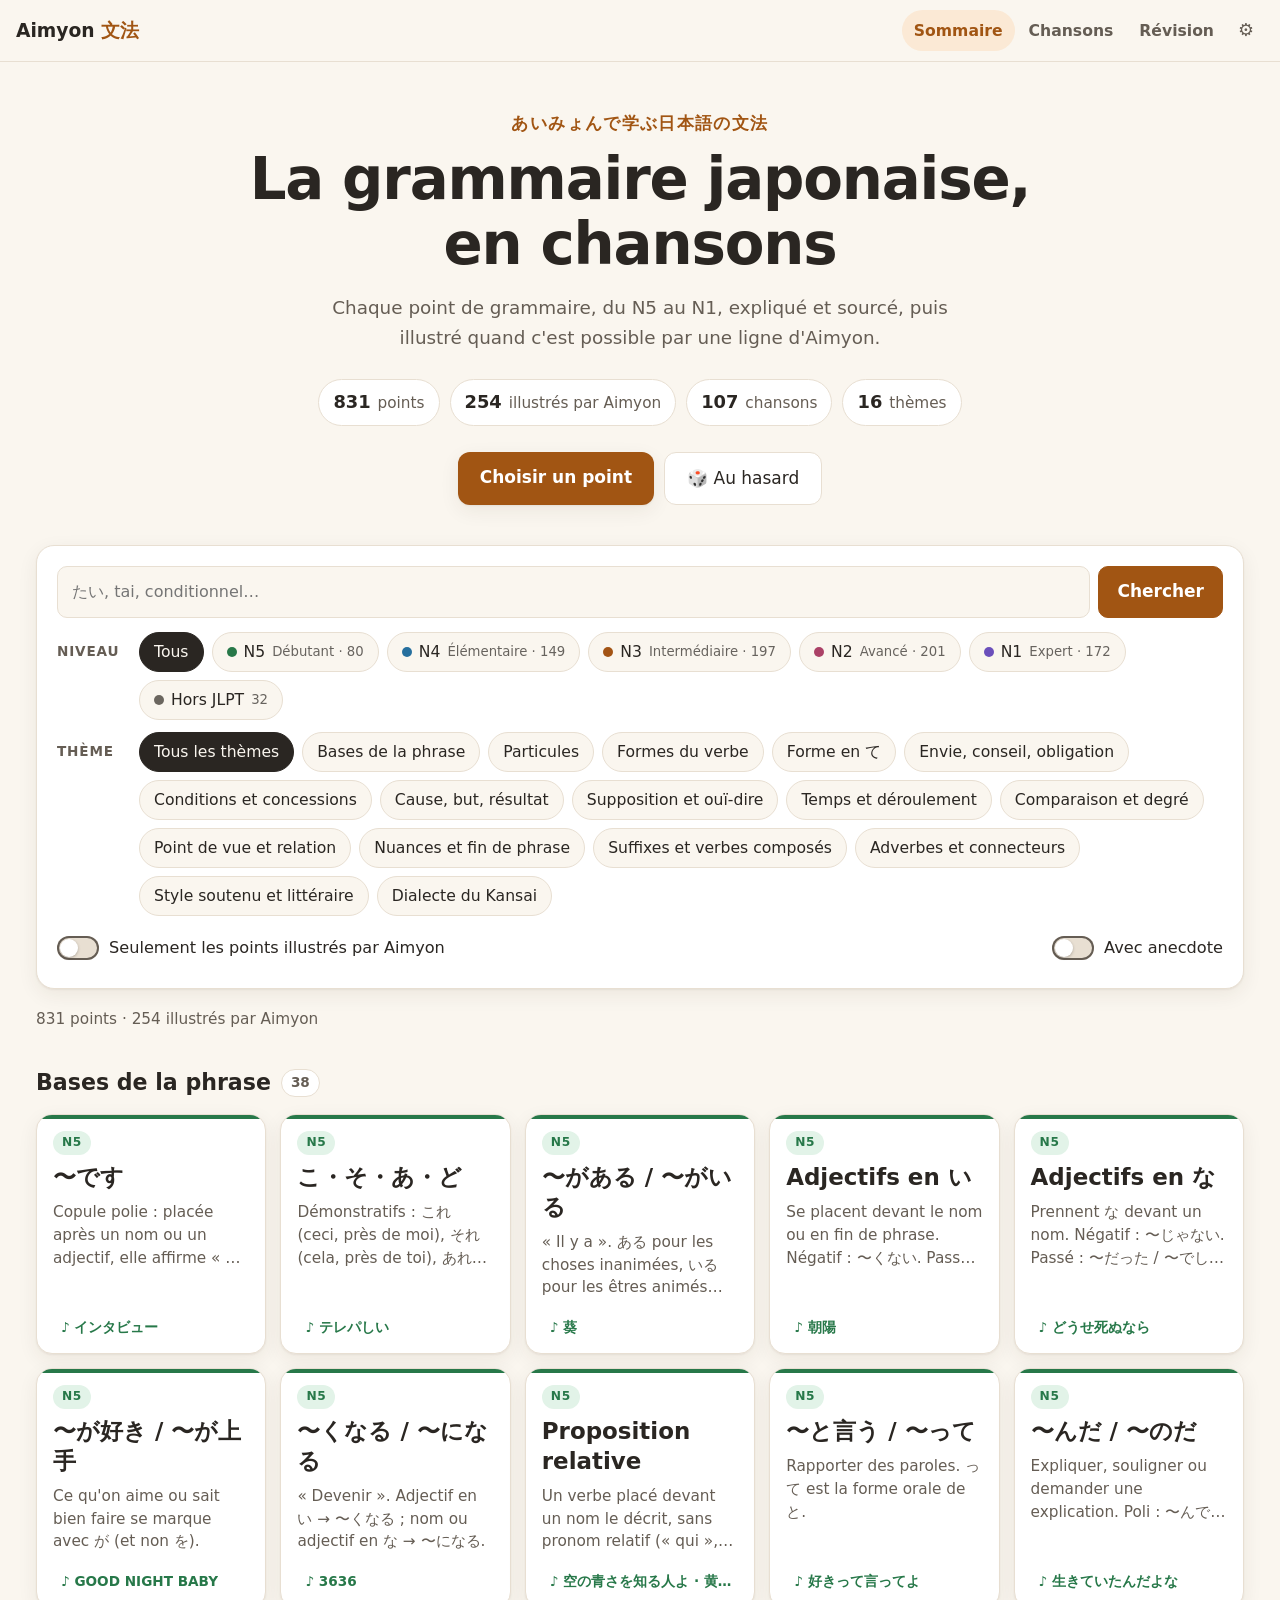
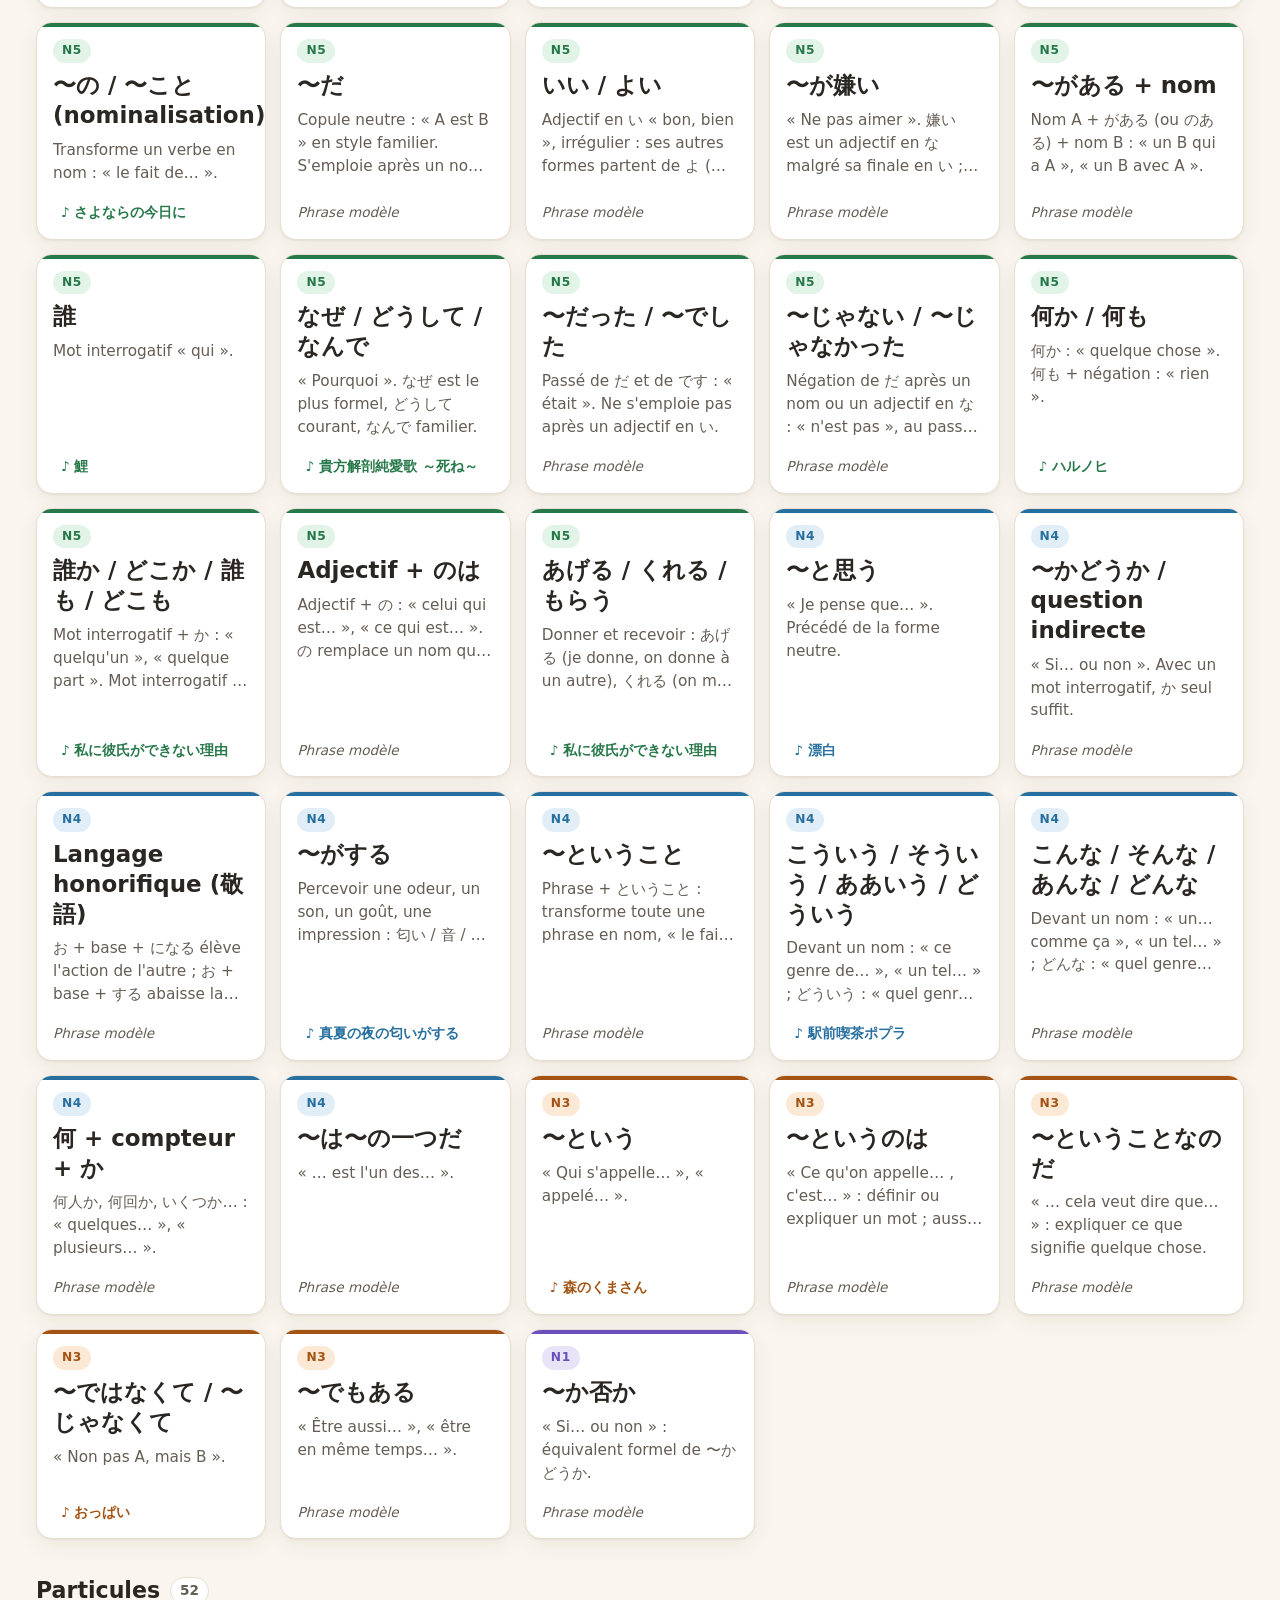
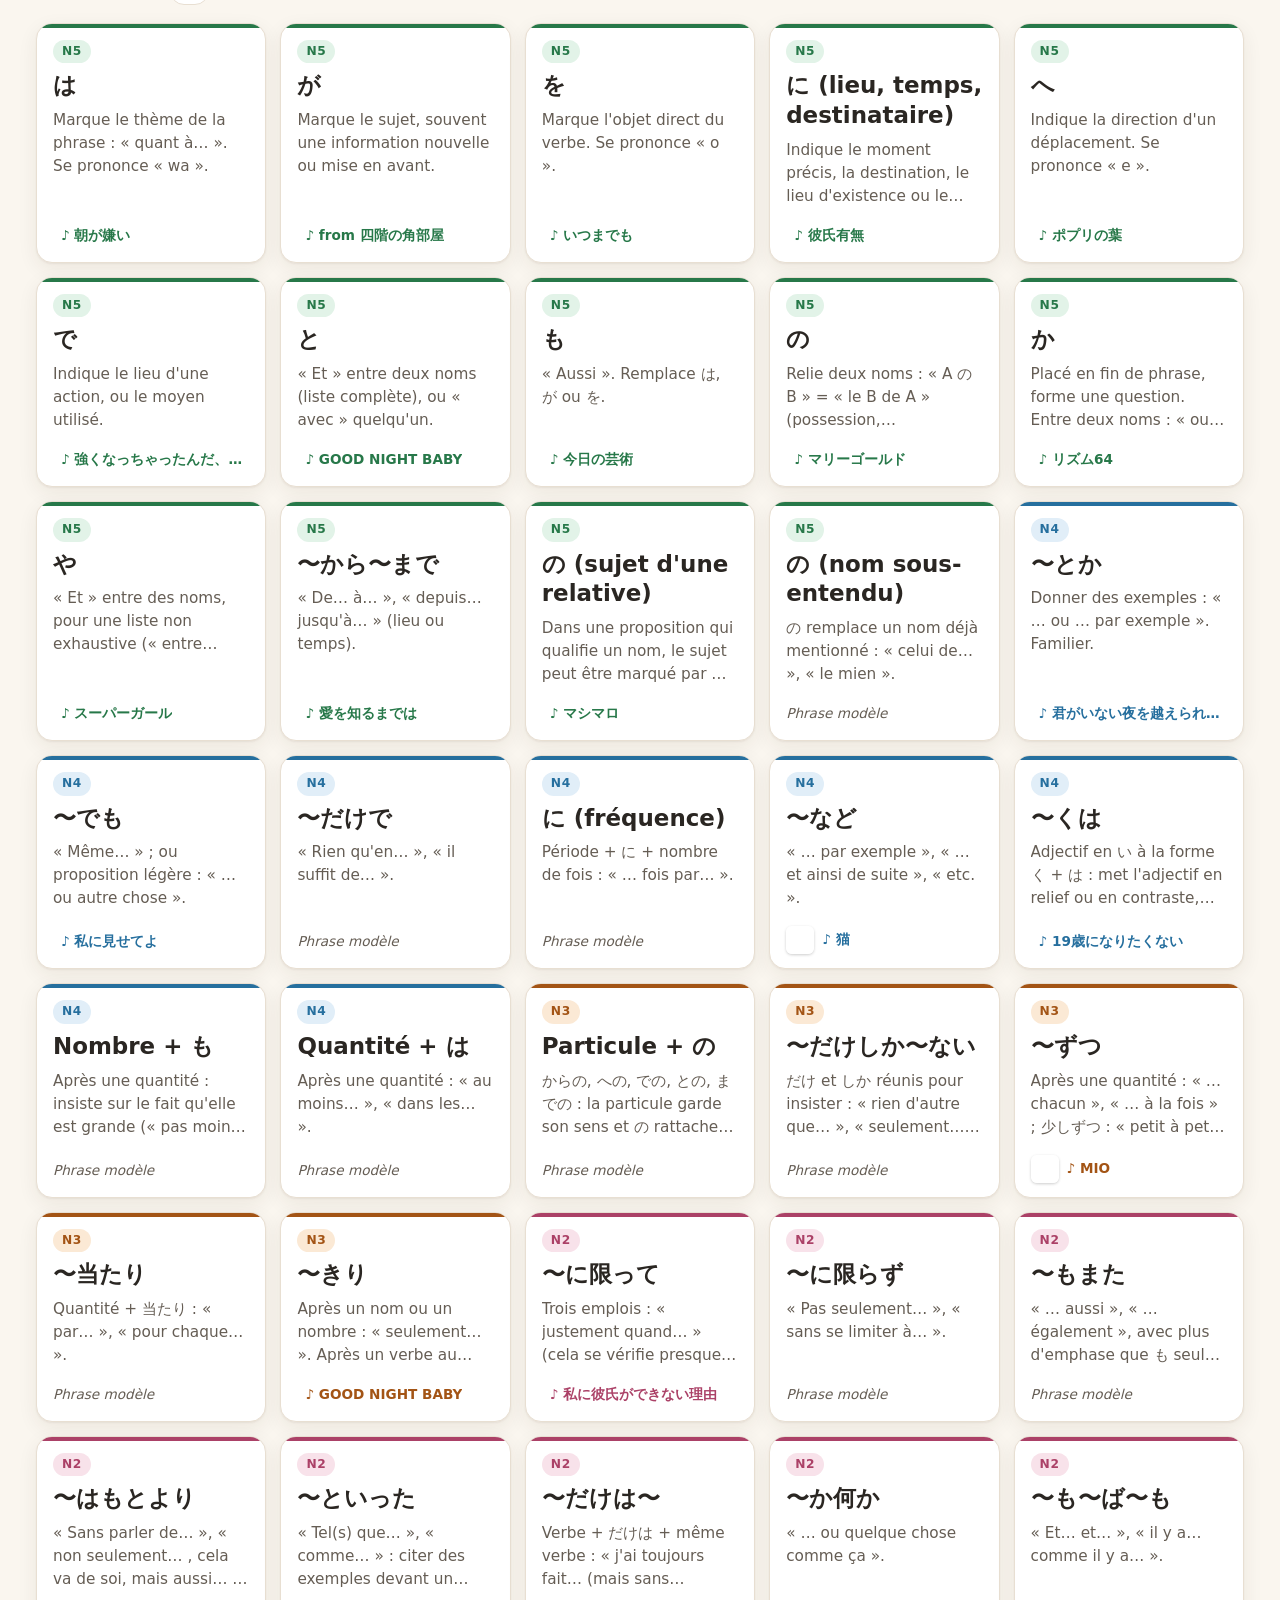
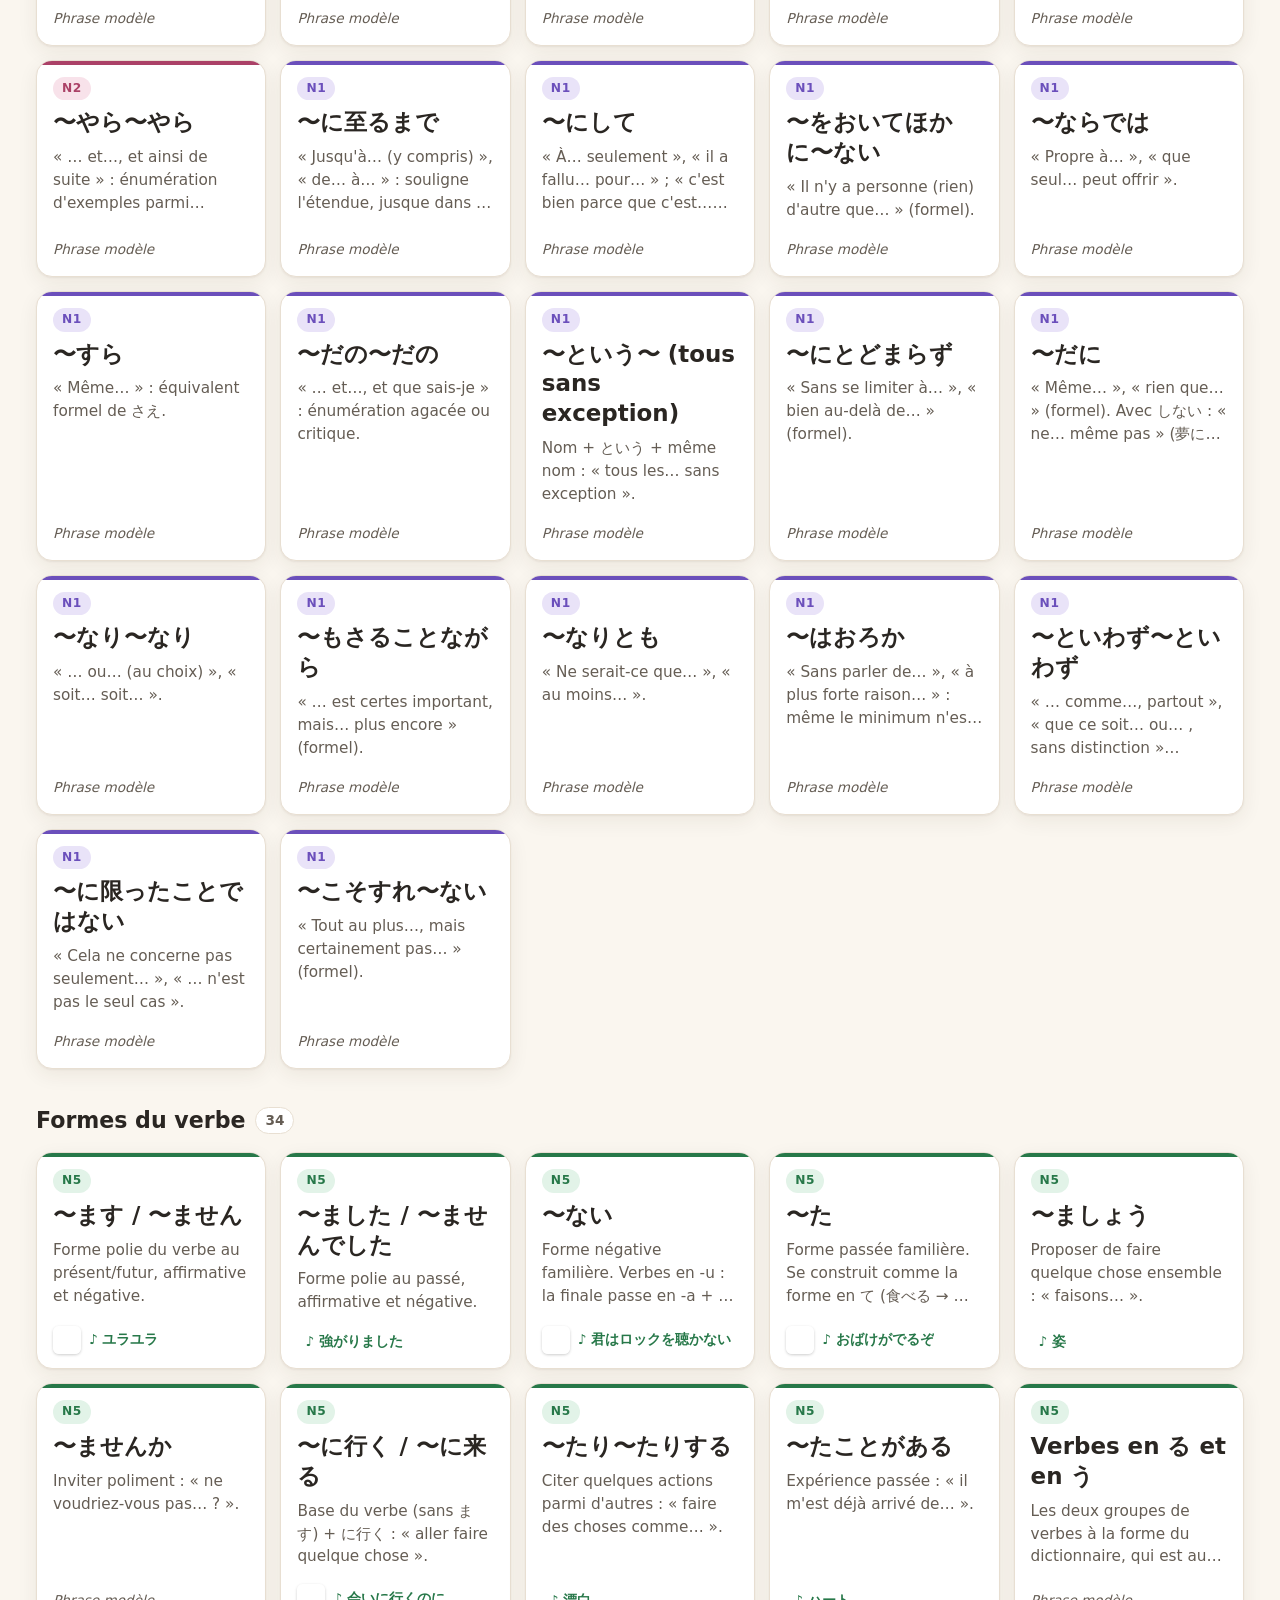
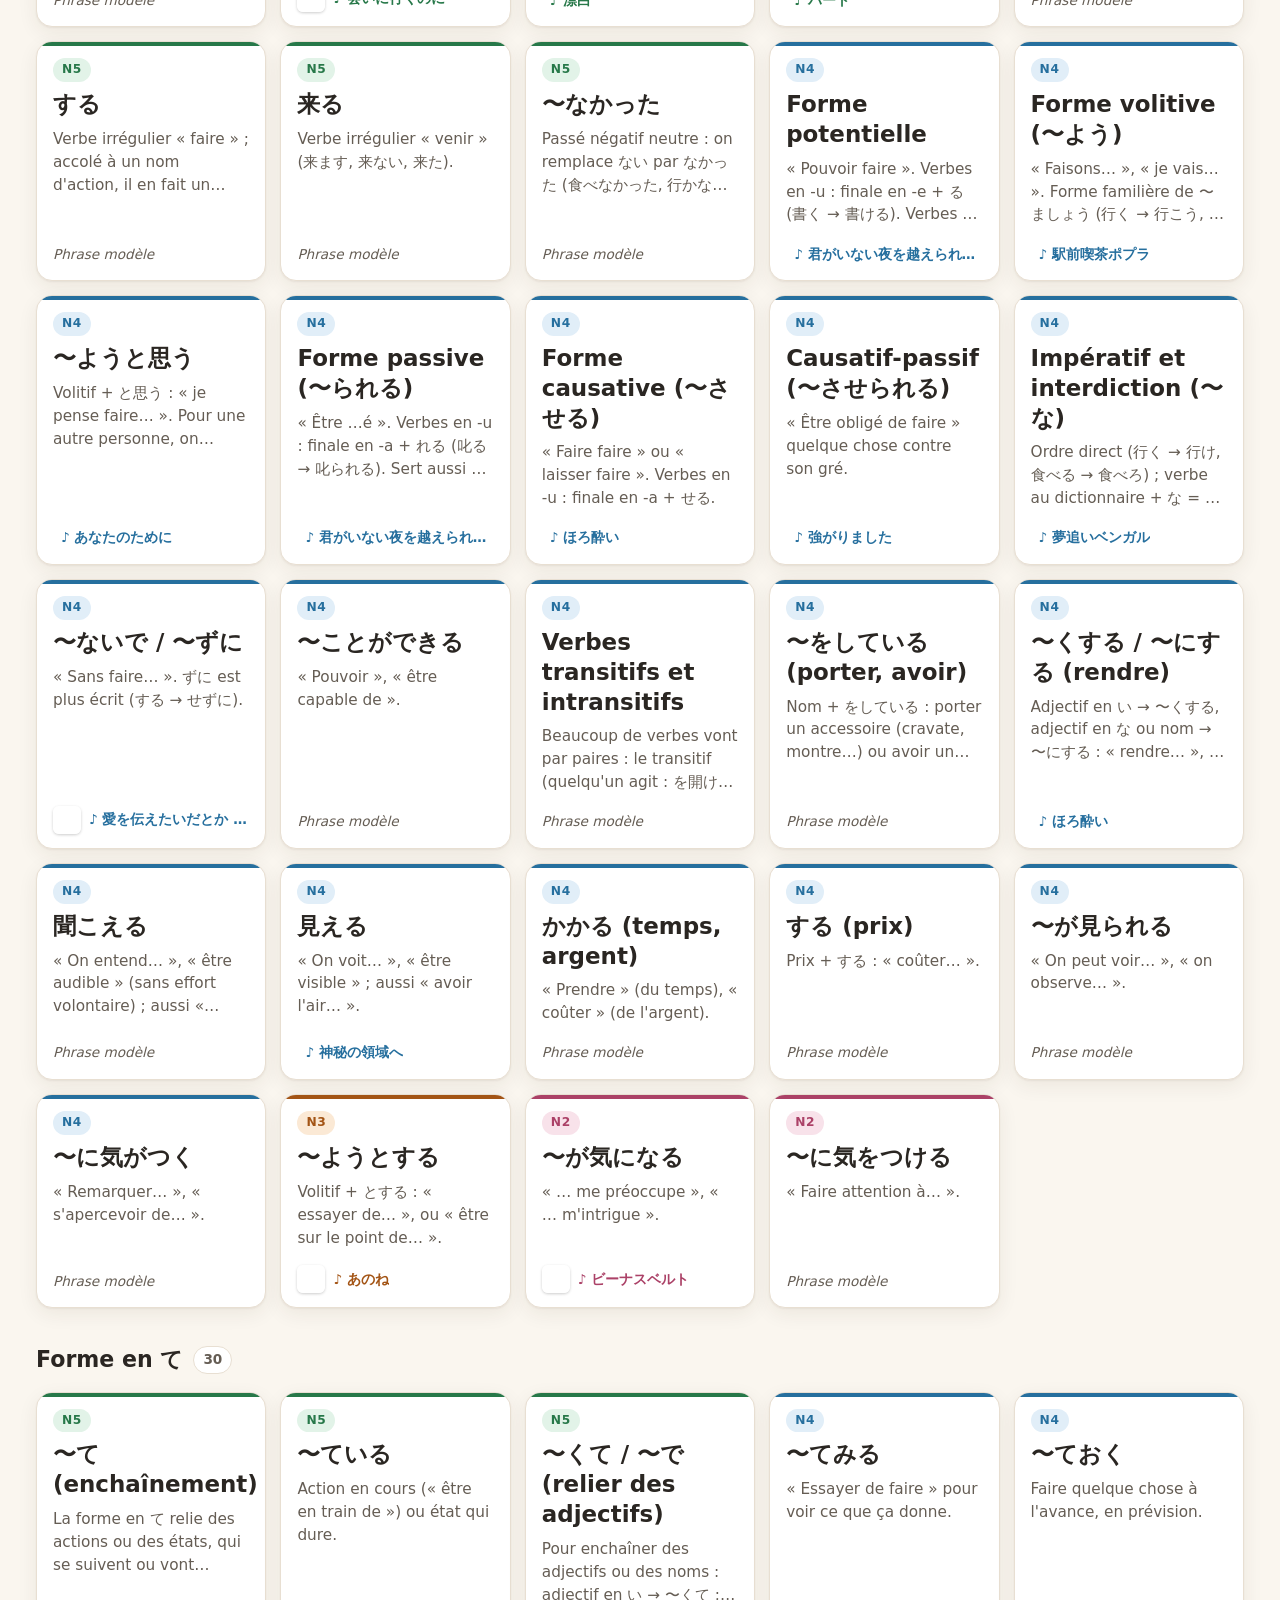
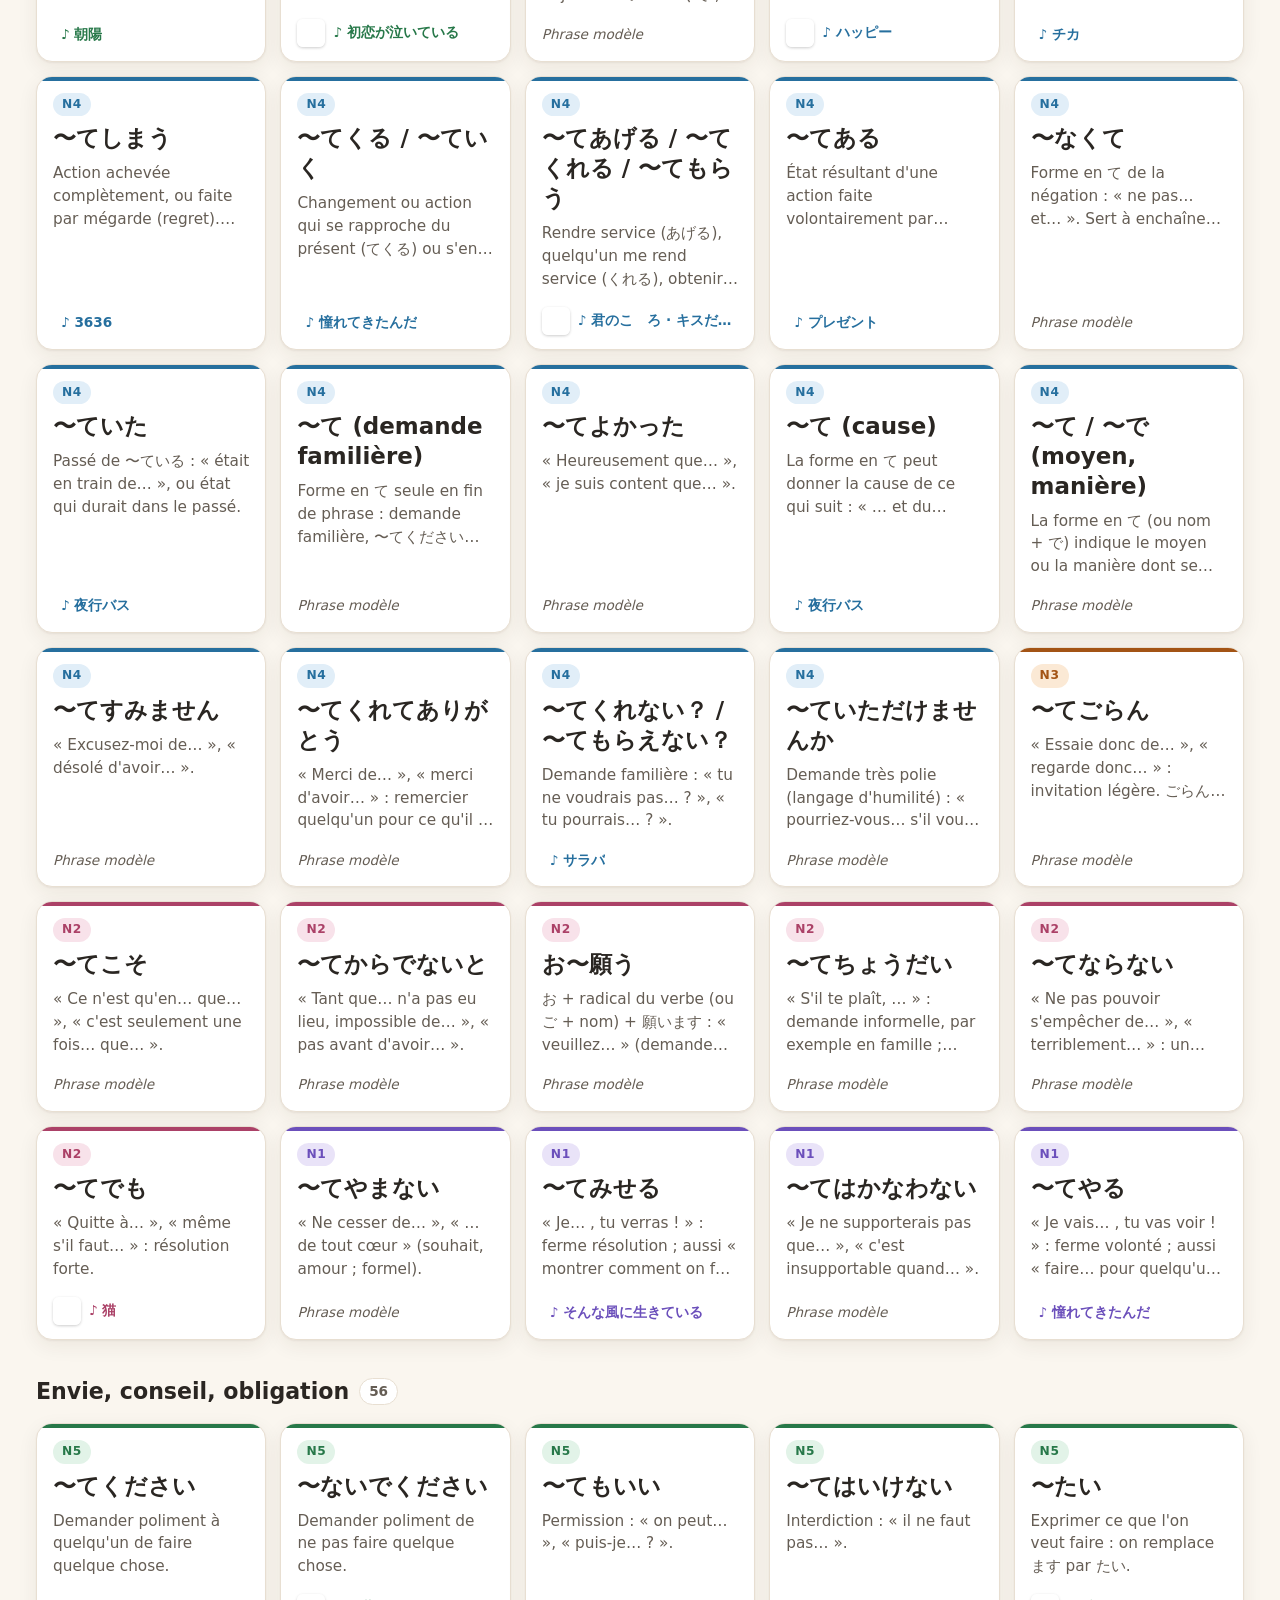
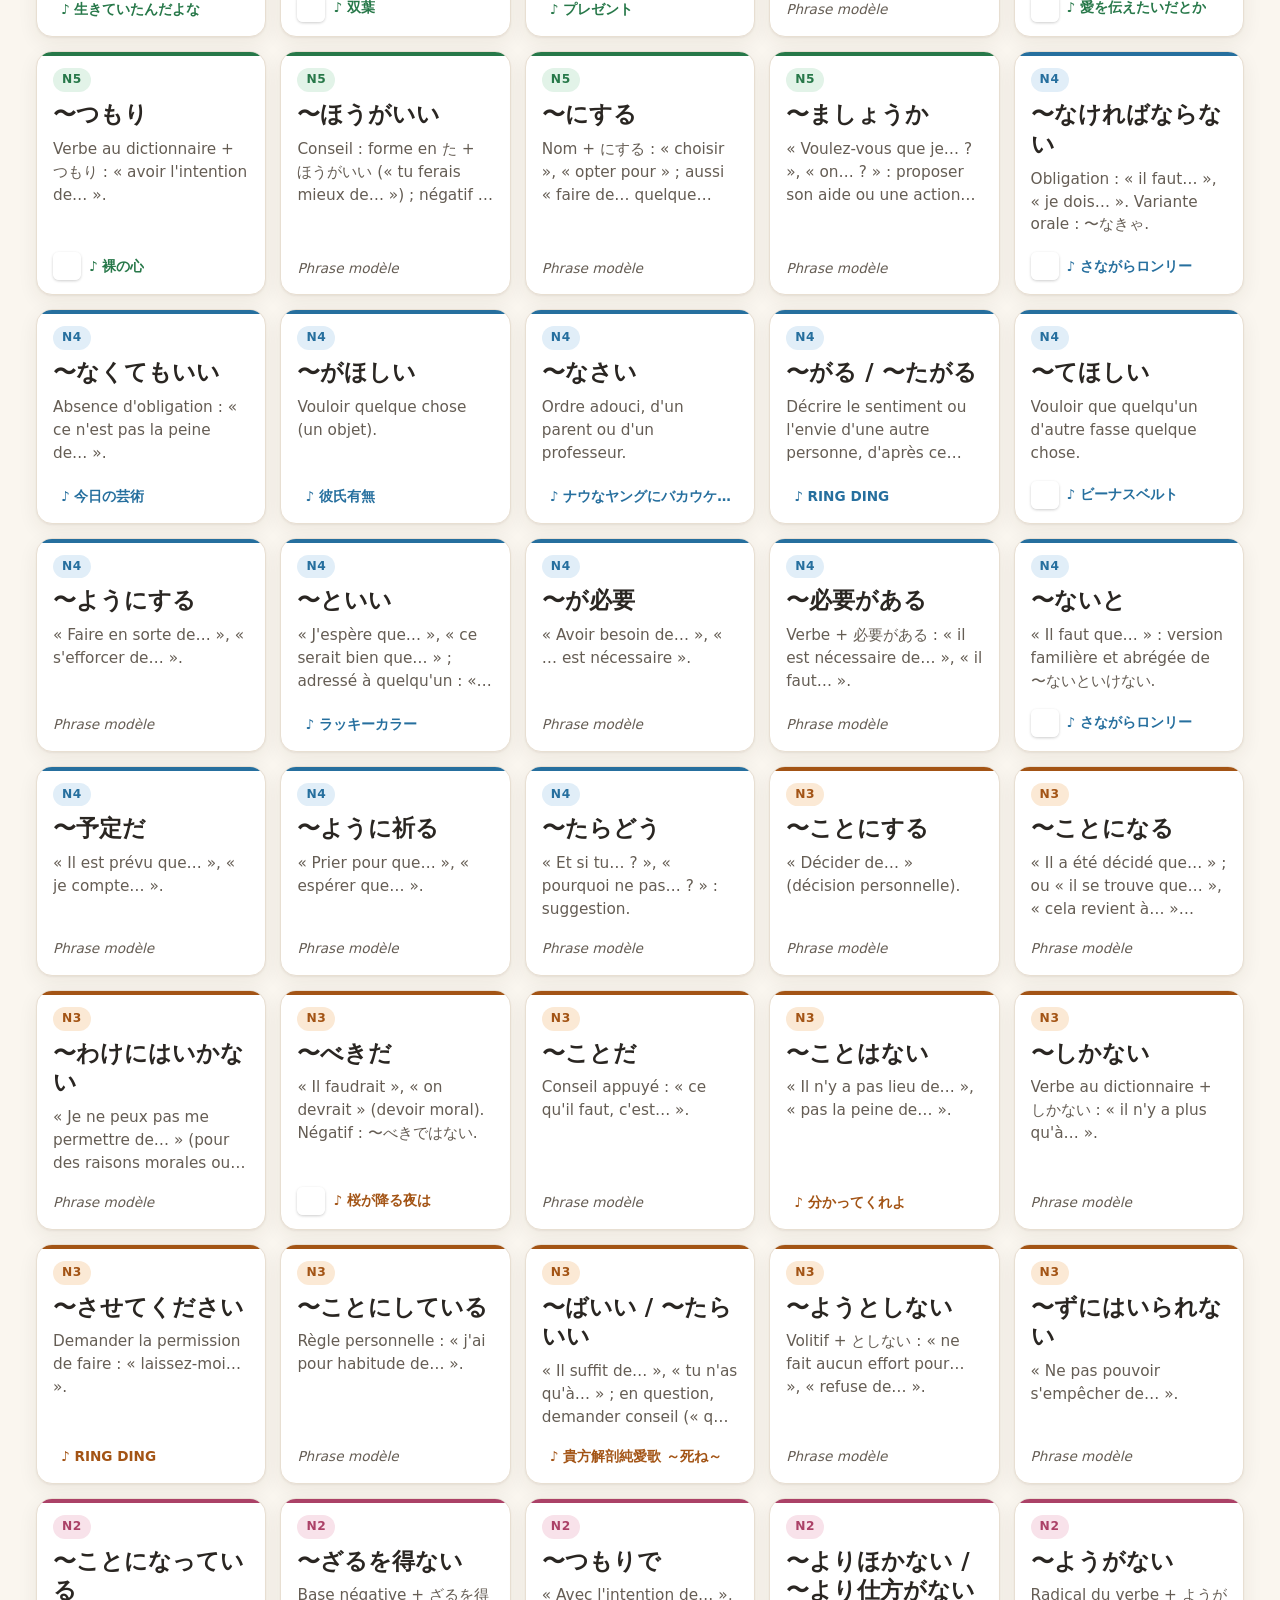
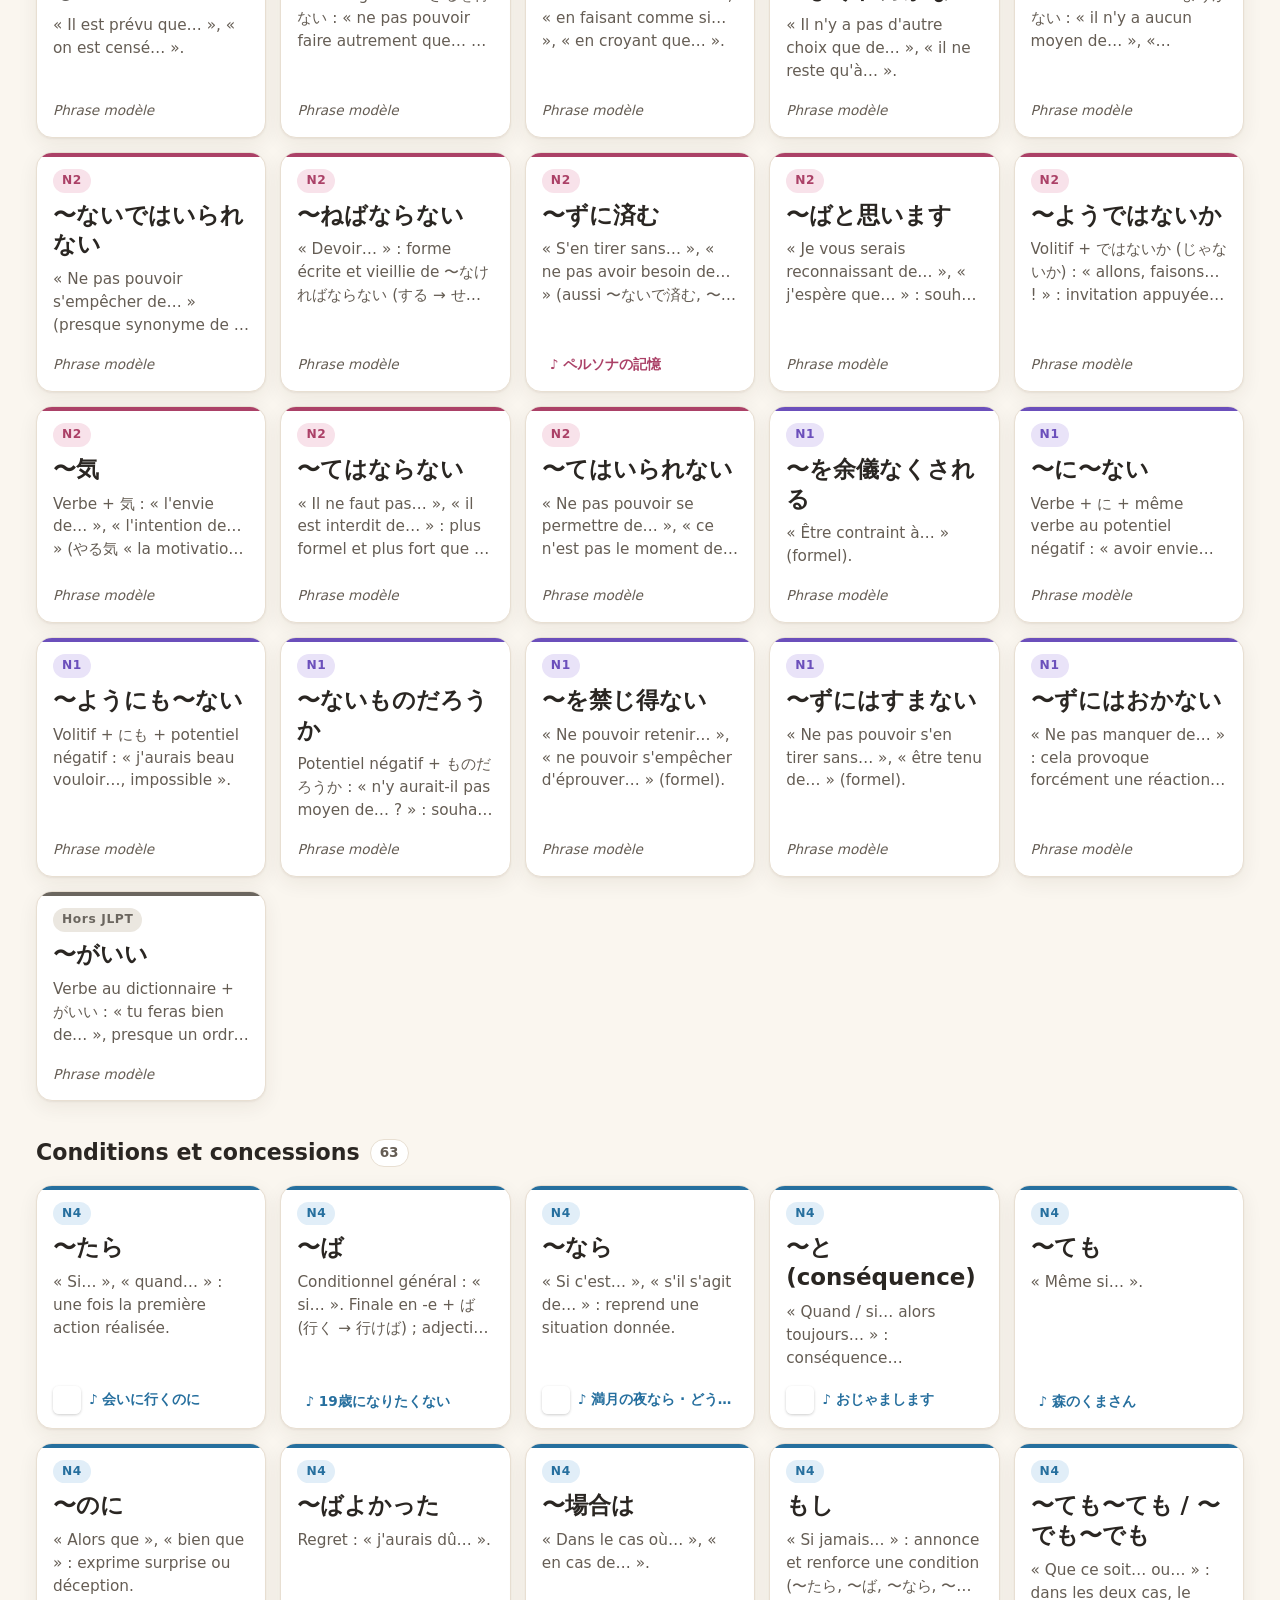
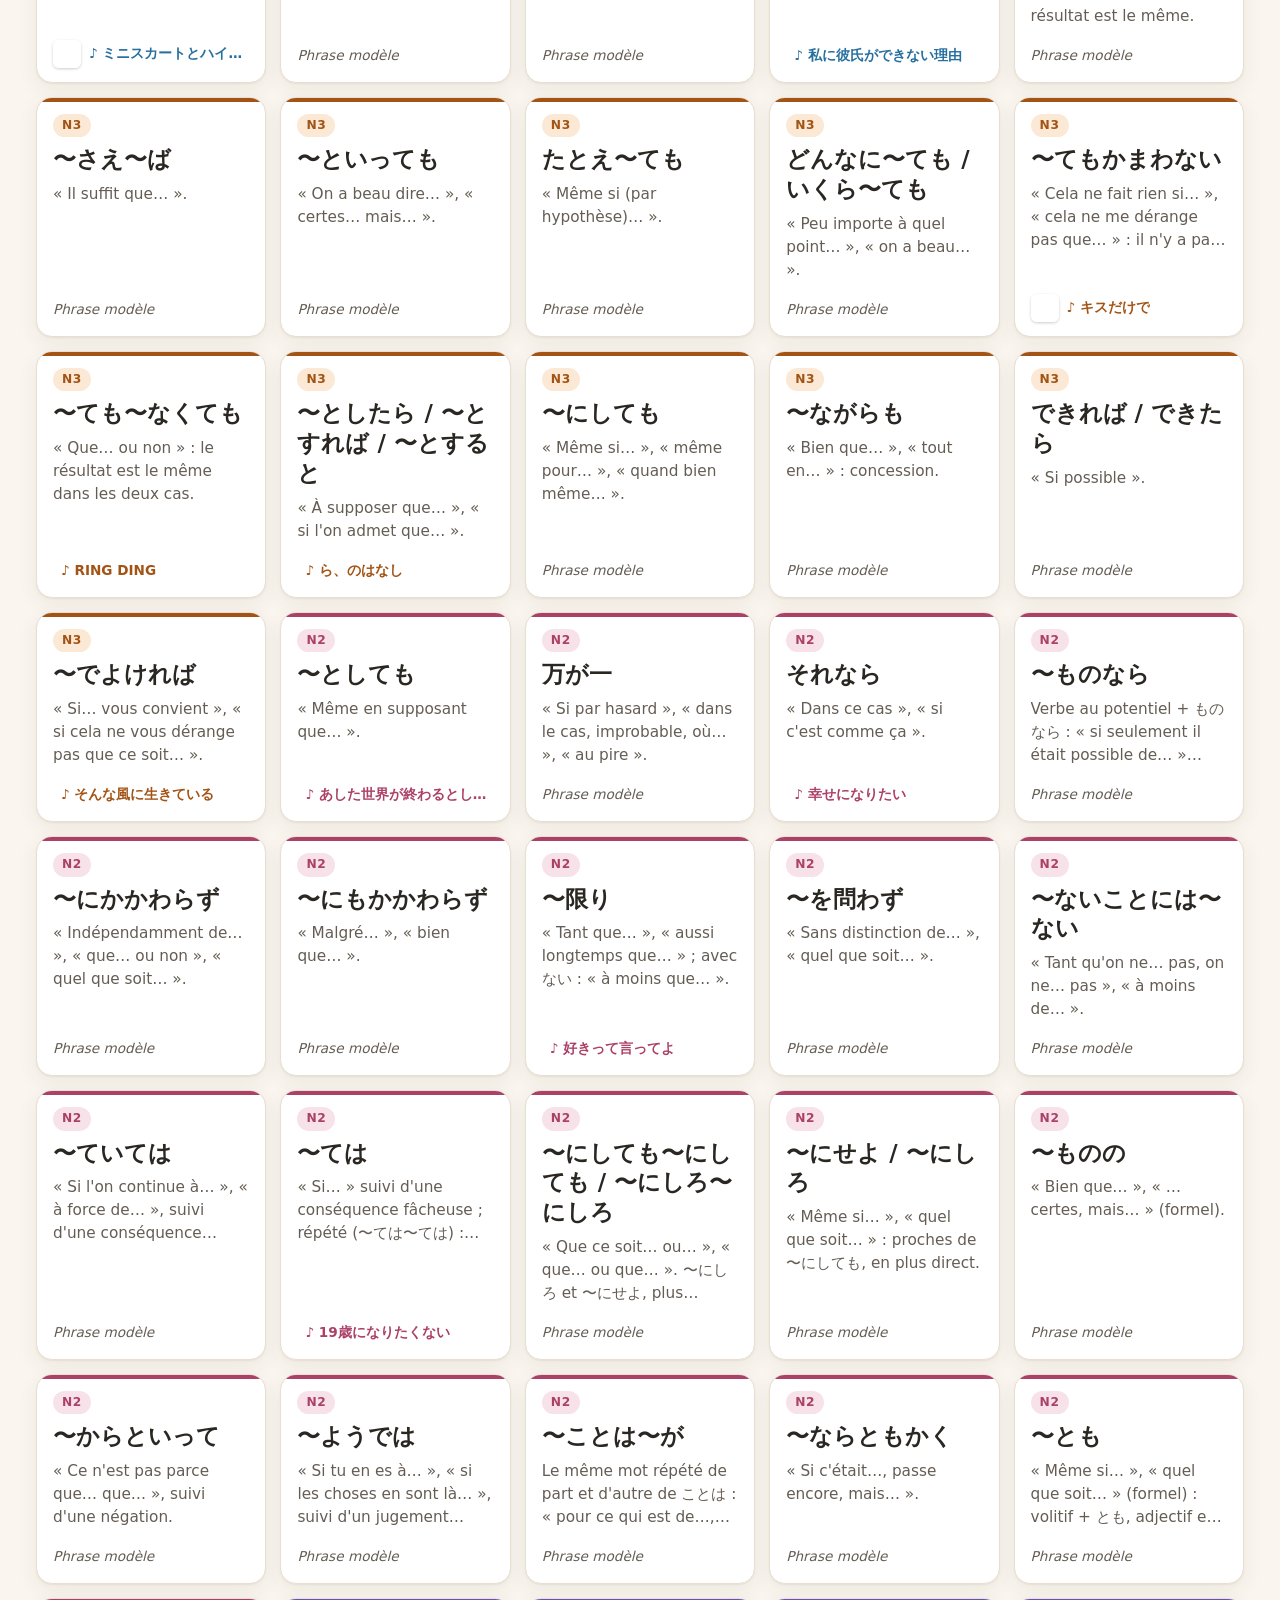
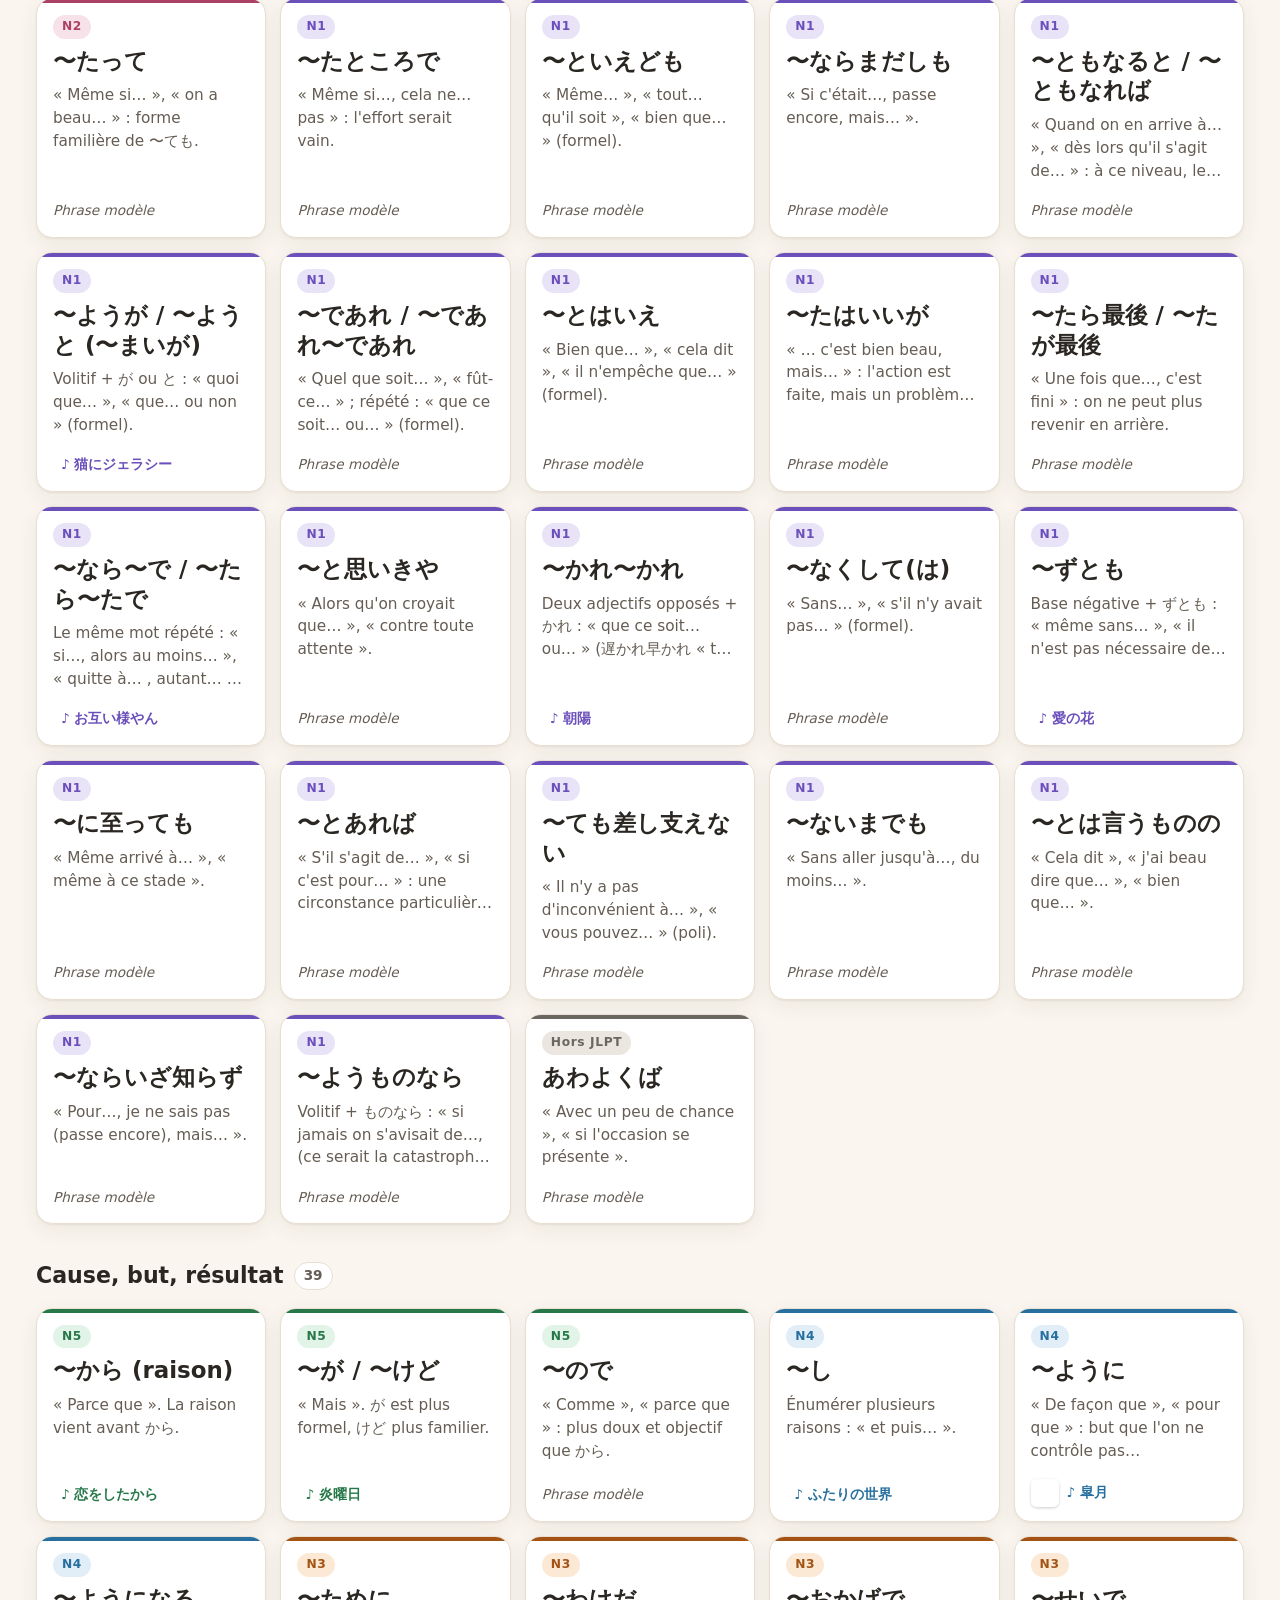
<file: index.html>
<!DOCTYPE html>
<html lang="fr">
<head>
  <meta charset="UTF-8">
  <meta http-equiv="Content-Security-Policy" content="default-src 'self'; script-src 'self'; style-src 'self'; img-src 'self' https://is1-ssl.mzstatic.com; connect-src 'none'; object-src 'none'; base-uri 'none'; form-action 'none'">
  <meta name="referrer" content="strict-origin-when-cross-origin">
  <meta name="viewport" content="width=device-width, initial-scale=1, viewport-fit=cover">
  <meta name="theme-color" content="#faf6ef" media="(prefers-color-scheme: light)">
  <meta name="theme-color" content="#1b1917" media="(prefers-color-scheme: dark)">
  <meta name="apple-mobile-web-app-title" content="Aimyon 文法">
  <link rel="apple-touch-icon" href="icone.png">
  <link rel="icon" href="icone.png">
  <title>Aimyon 文法 — la grammaire japonaise en chansons</title>
  <link rel="stylesheet" href="style.css">
</head>
<body class="page-sommaire">
  <a class="lien-evitement" href="#catalogue">Aller au contenu</a>
  <nav class="nav" aria-label="Navigation principale">
    <a href="index.html" class="nav-logo">Aimyon <span lang="ja">文法</span></a>
    <div class="nav-liens">
      <a href="index.html" aria-current="page">Sommaire</a>
      <a href="chansons.html">Chansons</a>
      <a href="revision.html">Révision</a>
      <a href="reglages.html" class="nav-reglages" title="Réglages" aria-label="Réglages">⚙</a>
    </div>
  </nav>

  <header class="hero">
    <p class="hero-sur-titre" lang="ja">あいみょんで学ぶ日本語の文法</p>
    <h1>La grammaire japonaise,<br>en chansons</h1>
    <p class="hero-texte">Chaque point de grammaire, du N5 au N1, expliqué et sourcé, puis illustré quand c'est possible par une ligne d'Aimyon.</p>
    <ul id="chiffres" class="chiffres"></ul>
    <p class="hero-actions">
      <a class="bouton-principal" href="#catalogue">Choisir un point</a>
      <button type="button" class="bouton-secondaire bouton-hasard"><span aria-hidden="true">🎲</span> Au hasard</button>
    </p>
  </header>

  <main id="catalogue" tabindex="-1">
    <section class="panneau-filtres" aria-label="Filtres">
      <form id="formulaire-sommaire" class="recherche" role="search">
        <input type="search" id="recherche-sommaire" placeholder="たい, tai, conditionnel…" aria-label="Rechercher un point de grammaire" autocapitalize="none" autocorrect="off" enterkeyhint="search">
        <button type="submit">Chercher</button>
      </form>

      <details class="filtres-repliables" open>
        <summary>Filtres<span class="nb-filtres"></span></summary>
      <div class="groupe-filtres">
        <span class="etiquette-filtre">Niveau</span>
        <div id="filtre-niveaux" class="puces"></div>
      </div>
      <div class="groupe-filtres">
        <span class="etiquette-filtre">Thème</span>
        <div id="filtre-themes" class="puces puces-themes"></div>
      </div>
      <div class="ligne-bas-filtres">
        <label class="interrupteur">
          <input type="checkbox" id="filtre-chanson">
          <span class="interrupteur-piste" aria-hidden="true"></span>
          Seulement les points illustrés par Aimyon
        </label>
        <label class="interrupteur">
          <input type="checkbox" id="filtre-anecdote">
          <span class="interrupteur-piste" aria-hidden="true"></span>
          Avec anecdote
        </label>
        <button type="button" id="reinitialiser" class="lien-bouton" hidden>Tout réafficher</button>
      </div>
      </details>
    </section>

    <p id="compteur-sommaire" class="compteur" aria-live="polite"></p>
    <div id="resultats"></div>
    <p id="vide-sommaire" class="vide" hidden>
      Aucun point ne correspond.
    </p>
  </main>

  <footer>
    Les extraits de chansons sont de courtes citations à but pédagogique. Paroles © Aimyon et ses ayants droit ; pochettes affichées depuis Apple Music.
    <p class="pied-liens"><a href="accessibilite.html">Accessibilité : non conforme</a></p>
  </footer>

  <script src="commun.js"></script>
  <script src="data-titres.js"></script>
  <script src="loupe-kanji.js"></script>
  <script src="data.js"></script>
  <script src="data-n5.js"></script>
  <script src="data-n4.js"></script>
  <script src="data-n3.js"></script>
  <script src="data-n2.js"></script>
  <script src="data-n1.js"></script>
  <script src="data-hors-jlpt.js"></script>
  <script src="data-pochettes.js"></script>
  <script src="data-anecdotes.js"></script>
  <script src="data-categories.js"></script>
  <script src="data-lectures.js"></script>
  <script src="data-details.js"></script>
  <script src="data-liens.js"></script>
  <script src="romaji.js"></script>
  <script src="sommaire.js"></script>
</body>
</html>
</file>
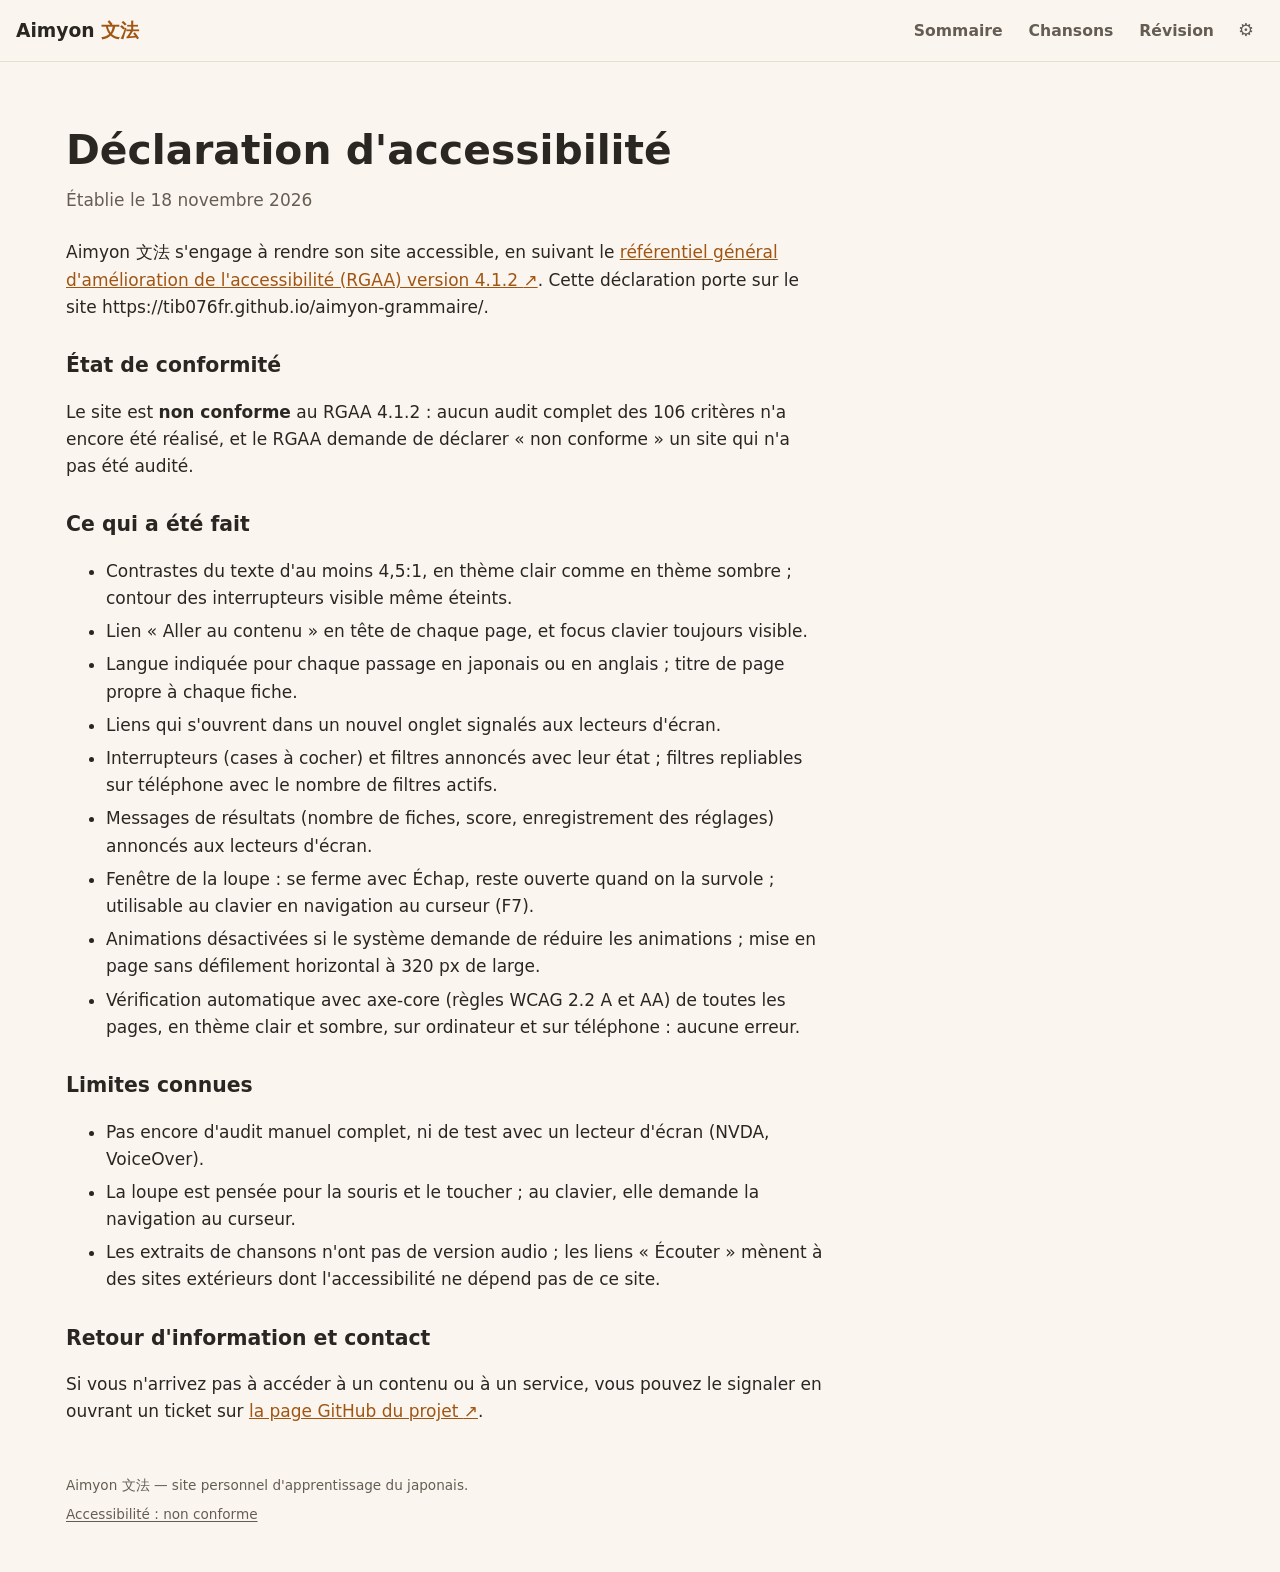
<file: accessibilite.html>
<!DOCTYPE html>
<html lang="fr">
<head>
  <meta charset="UTF-8">
  <meta http-equiv="Content-Security-Policy" content="default-src 'self'; script-src 'self'; style-src 'self'; img-src 'self' https://is1-ssl.mzstatic.com; connect-src 'none'; object-src 'none'; base-uri 'none'; form-action 'none'">
  <meta name="referrer" content="strict-origin-when-cross-origin">
  <meta name="viewport" content="width=device-width, initial-scale=1, viewport-fit=cover">
  <meta name="theme-color" content="#faf6ef" media="(prefers-color-scheme: light)">
  <meta name="theme-color" content="#1b1917" media="(prefers-color-scheme: dark)">
  <meta name="apple-mobile-web-app-title" content="Aimyon 文法">
  <link rel="apple-touch-icon" href="icone.png">
  <link rel="icon" href="icone.png">
  <title>Accessibilité — Aimyon 文法</title>
  <link rel="stylesheet" href="style.css">
</head>
<body>
  <a class="lien-evitement" href="#contenu">Aller au contenu</a>
  <nav class="nav" aria-label="Navigation principale">
    <a href="index.html" class="nav-logo">Aimyon <span lang="ja">文法</span></a>
    <div class="nav-liens">
      <a href="index.html">Sommaire</a>
      <a href="chansons.html">Chansons</a>
      <a href="revision.html">Révision</a>
      <a href="reglages.html" class="nav-reglages" title="Réglages" aria-label="Réglages">⚙</a>
    </div>
  </nav>

  <header>
    <h1>Déclaration d'accessibilité</h1>
    <p>Établie le 18 novembre 2026</p>
  </header>

  <main id="contenu" tabindex="-1" class="texte-long">
    <p>Aimyon 文法 s'engage à rendre son site accessible, en suivant le <a href="https://accessibilite.numerique.gouv.fr/methode/criteres-et-tests/" target="_blank" rel="noopener">référentiel général d'amélioration de l'accessibilité (RGAA) version 4.1.2 ↗</a>. Cette déclaration porte sur le site <span lang="en">https://tib076fr.github.io/aimyon-grammaire/</span>.</p>

    <h2>État de conformité</h2>
    <p>Le site est <strong>non conforme</strong> au RGAA 4.1.2 : aucun audit complet des 106 critères n'a encore été réalisé, et le RGAA demande de déclarer « non conforme » un site qui n'a pas été audité.</p>

    <h2>Ce qui a été fait</h2>
    <ul>
      <li>Contrastes du texte d'au moins 4,5:1, en thème clair comme en thème sombre ; contour des interrupteurs visible même éteints.</li>
      <li>Lien « Aller au contenu » en tête de chaque page, et focus clavier toujours visible.</li>
      <li>Langue indiquée pour chaque passage en japonais ou en anglais ; titre de page propre à chaque fiche.</li>
      <li>Liens qui s'ouvrent dans un nouvel onglet signalés aux lecteurs d'écran.</li>
      <li>Interrupteurs (cases à cocher) et filtres annoncés avec leur état ; filtres repliables sur téléphone avec le nombre de filtres actifs.</li>
      <li>Messages de résultats (nombre de fiches, score, enregistrement des réglages) annoncés aux lecteurs d'écran.</li>
      <li>Fenêtre de la loupe : se ferme avec Échap, reste ouverte quand on la survole ; utilisable au clavier en navigation au curseur (F7).</li>
      <li>Animations désactivées si le système demande de réduire les animations ; mise en page sans défilement horizontal à 320 px de large.</li>
      <li>Vérification automatique avec axe-core (règles WCAG 2.2 A et AA) de toutes les pages, en thème clair et sombre, sur ordinateur et sur téléphone : aucune erreur.</li>
    </ul>

    <h2>Limites connues</h2>
    <ul>
      <li>Pas encore d'audit manuel complet, ni de test avec un lecteur d'écran (NVDA, VoiceOver).</li>
      <li>La loupe est pensée pour la souris et le toucher ; au clavier, elle demande la navigation au curseur.</li>
      <li>Les extraits de chansons n'ont pas de version audio ; les liens « Écouter » mènent à des sites extérieurs dont l'accessibilité ne dépend pas de ce site.</li>
    </ul>

    <h2>Retour d'information et contact</h2>
    <p>Si vous n'arrivez pas à accéder à un contenu ou à un service, vous pouvez le signaler en ouvrant un ticket sur <a href="https://github.com/tib076fr/aimyon-grammaire/issues" target="_blank" rel="noopener">la page GitHub du projet ↗</a>.</p>
  </main>

  <footer>
    Aimyon 文法 — site personnel d'apprentissage du japonais.
    <p class="pied-liens"><a href="accessibilite.html" aria-current="page">Accessibilité : non conforme</a></p>
  </footer>

  <script src="commun.js"></script>
</body>
</html>
</file>
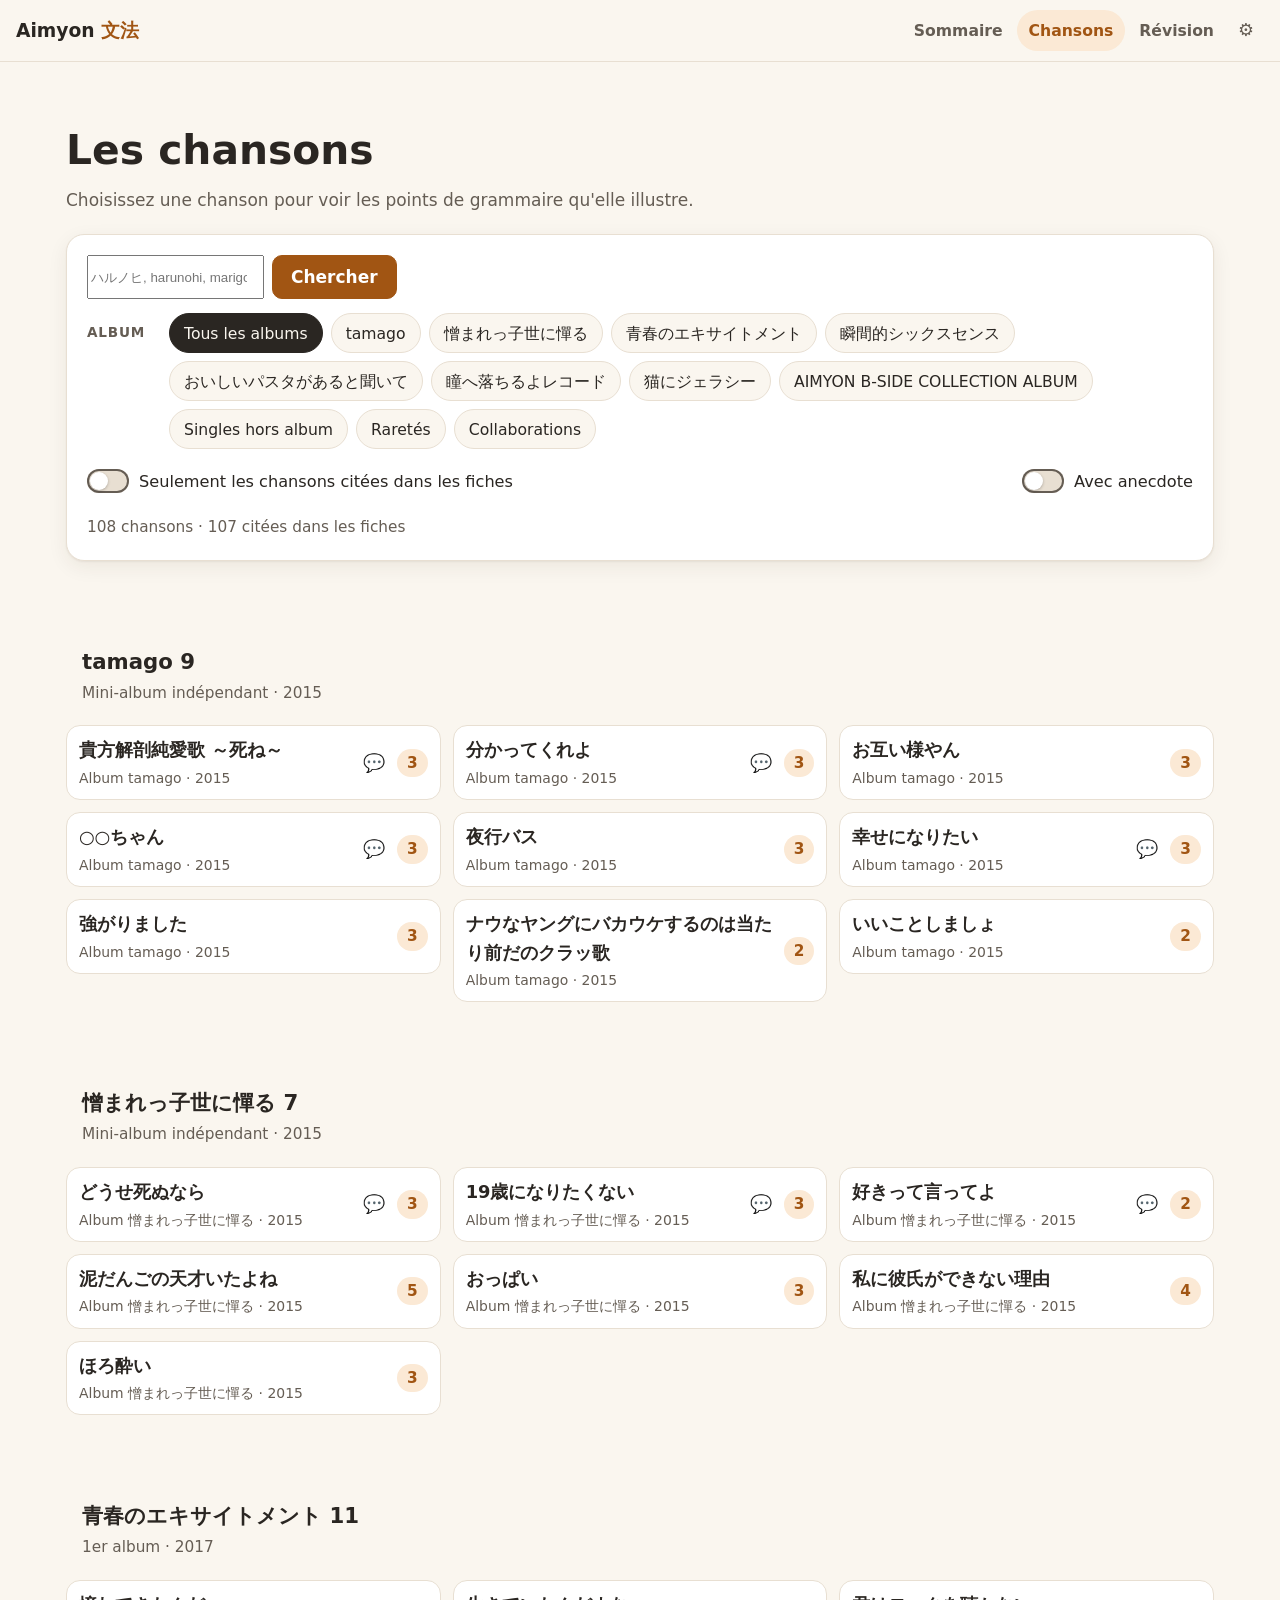
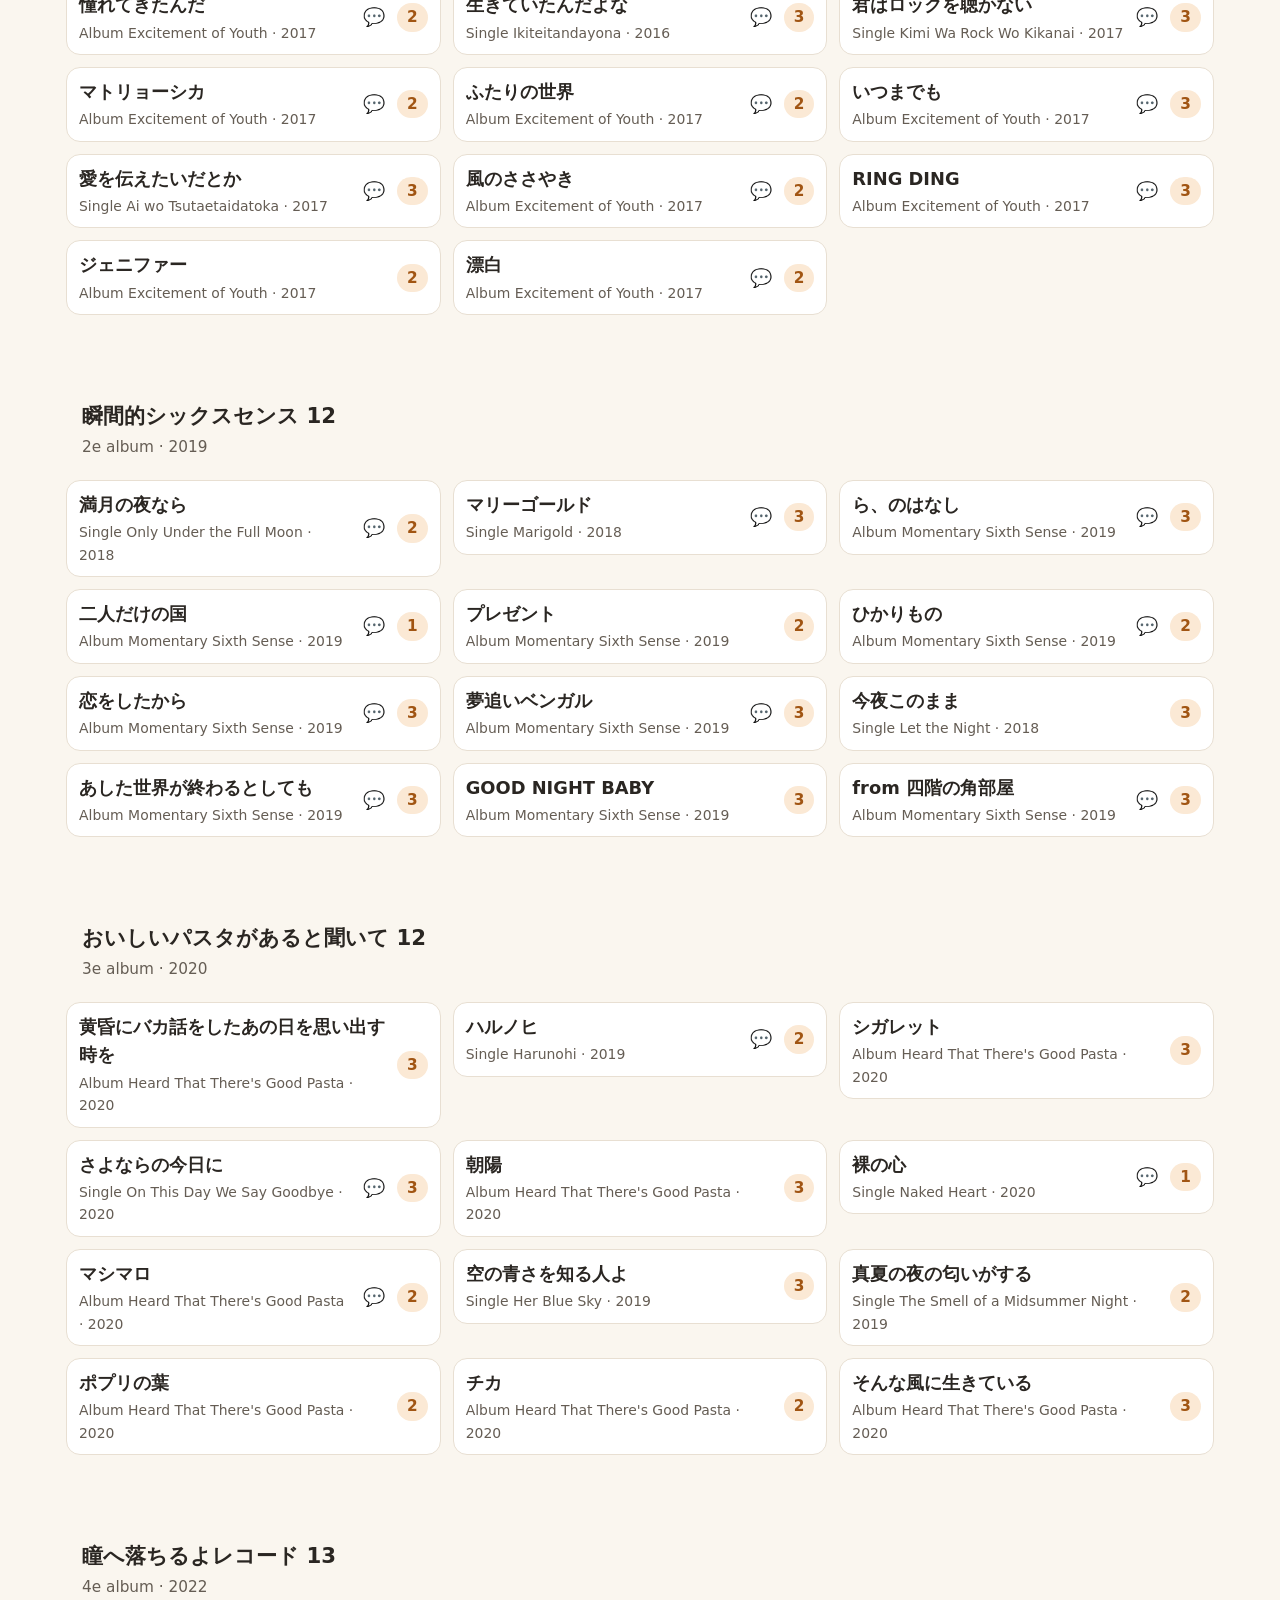
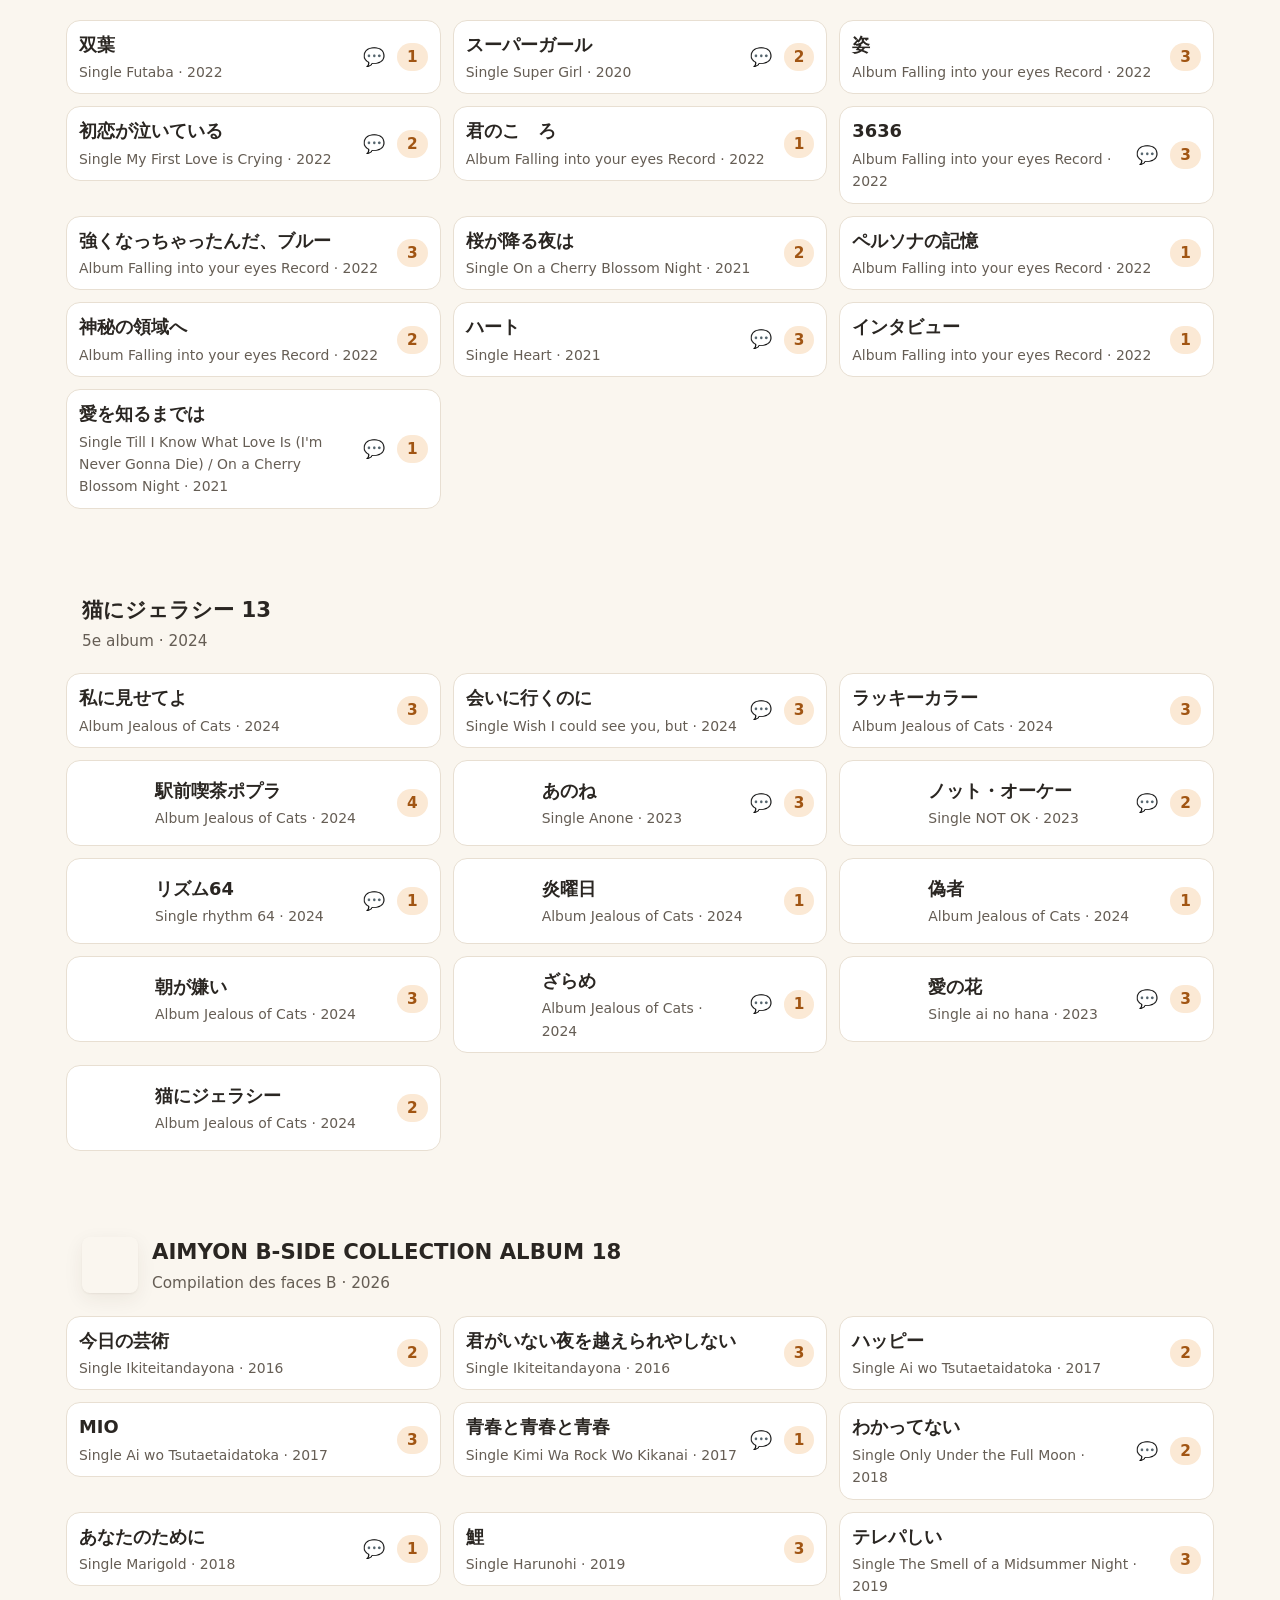
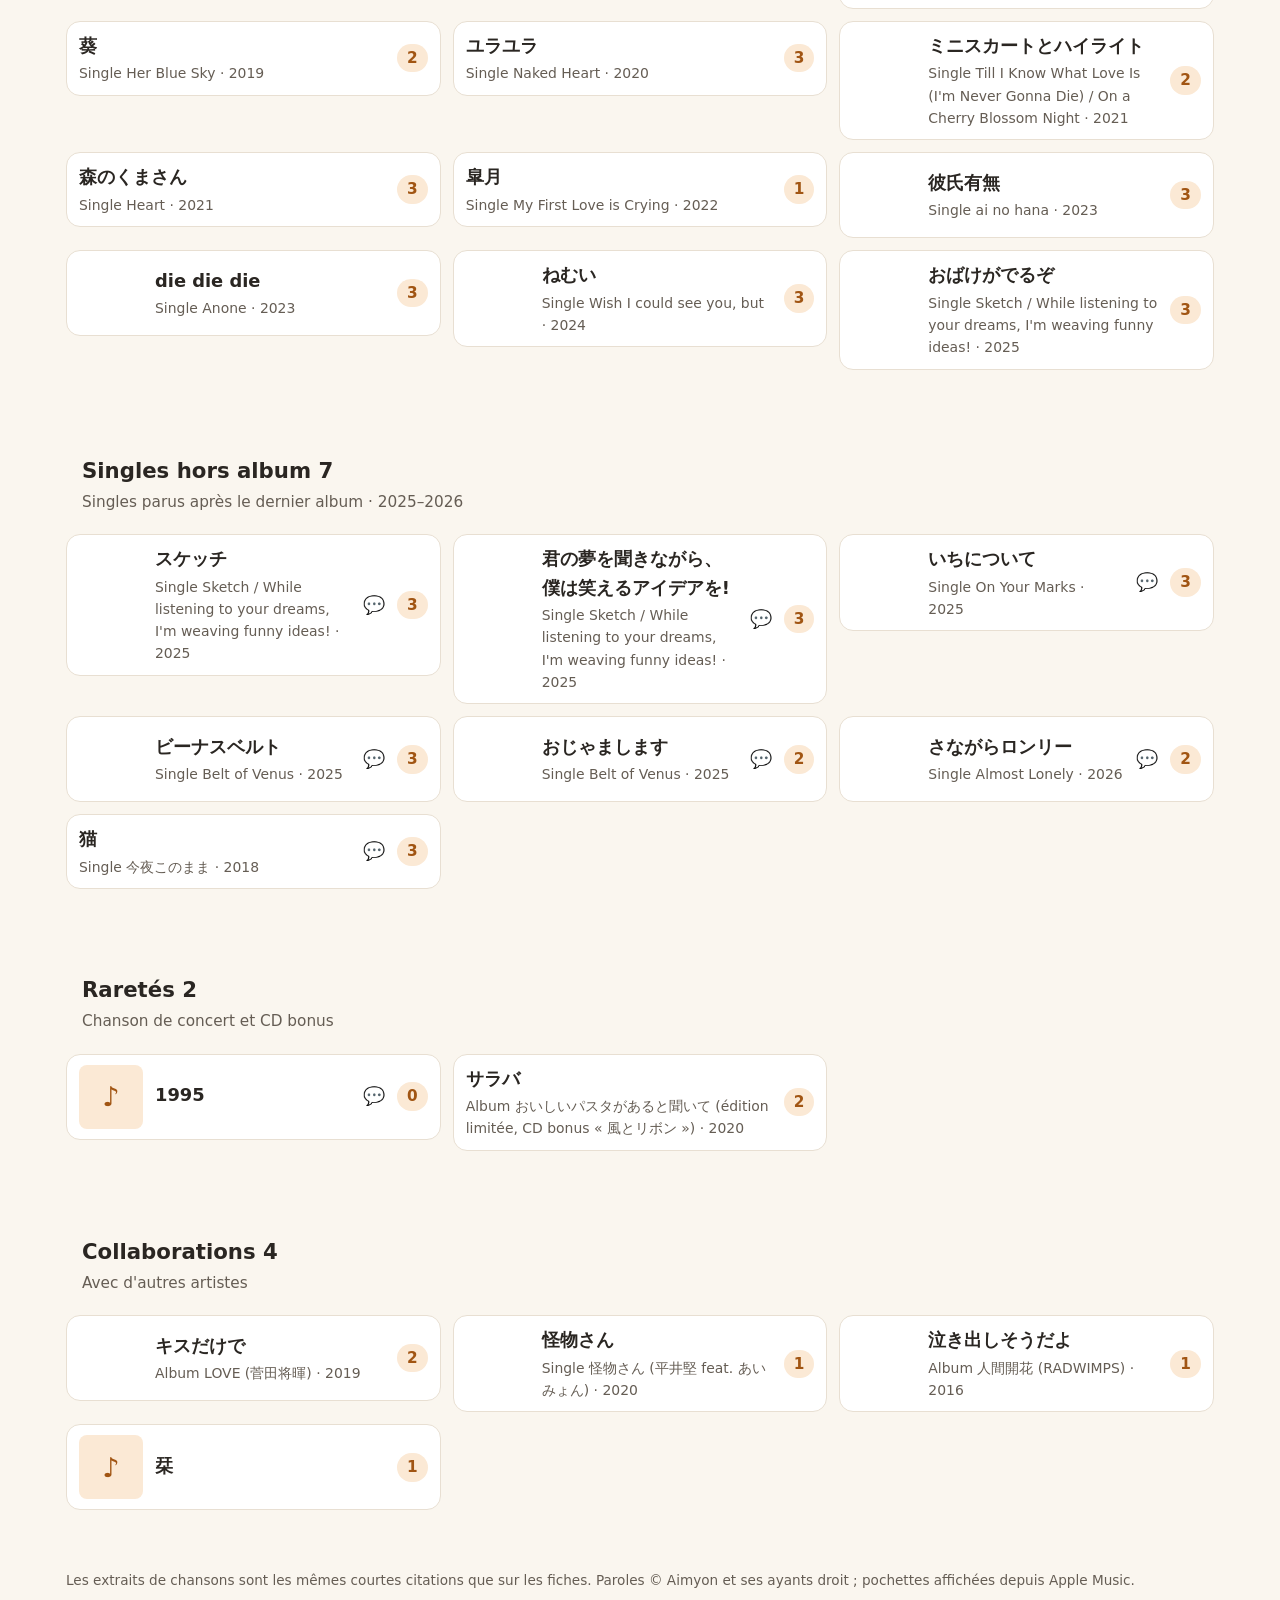
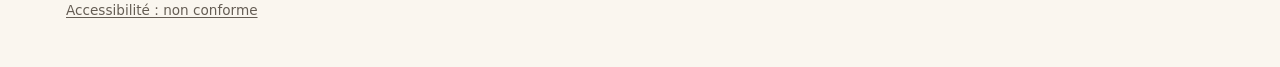
<file: chansons.html>
<!DOCTYPE html>
<html lang="fr">
<head>
  <meta charset="UTF-8">
  <meta http-equiv="Content-Security-Policy" content="default-src 'self'; script-src 'self'; style-src 'self'; img-src 'self' https://is1-ssl.mzstatic.com; connect-src 'none'; object-src 'none'; base-uri 'none'; form-action 'none'">
  <meta name="referrer" content="strict-origin-when-cross-origin">
  <meta name="viewport" content="width=device-width, initial-scale=1, viewport-fit=cover">
  <meta name="theme-color" content="#faf6ef" media="(prefers-color-scheme: light)">
  <meta name="theme-color" content="#1b1917" media="(prefers-color-scheme: dark)">
  <meta name="apple-mobile-web-app-title" content="Aimyon 文法">
  <link rel="apple-touch-icon" href="icone.png">
  <link rel="icon" href="icone.png">
  <title>Chansons — Aimyon 文法</title>
  <link rel="stylesheet" href="style.css">
</head>
<body>
  <a class="lien-evitement" href="#contenu">Aller au contenu</a>
  <nav class="nav" aria-label="Navigation principale">
    <a href="index.html" class="nav-logo">Aimyon <span lang="ja">文法</span></a>
    <div class="nav-liens">
      <a href="index.html">Sommaire</a>
      <a href="chansons.html" aria-current="page">Chansons</a>
      <a href="revision.html">Révision</a>
      <a href="reglages.html" class="nav-reglages" title="Réglages" aria-label="Réglages">⚙</a>
    </div>
  </nav>

  <header>
    <h1>Les chansons</h1>
    <p>Choisissez une chanson pour voir les points de grammaire qu'elle illustre.</p>
  </header>

  <main id="contenu" tabindex="-1" class="page-chansons">
    <section class="panneau-filtres" aria-label="Filtres">
      <form id="formulaire-chansons" class="recherche" role="search">
        <input type="search" id="recherche-chansons" placeholder="ハルノヒ, harunohi, marigold…" aria-label="Rechercher une chanson" autocapitalize="none" autocorrect="off" enterkeyhint="search">
        <button type="submit">Chercher</button>
      </form>
      <details class="filtres-repliables" open>
        <summary>Filtres<span class="nb-filtres"></span></summary>
      <div class="groupe-filtres">
        <span class="etiquette-filtre">Album</span>
        <div id="filtre-albums" class="puces puces-themes"></div>
      </div>
      <div class="ligne-bas-filtres">
        <label class="interrupteur">
          <input type="checkbox" id="filtre-cites">
          <span class="interrupteur-piste" aria-hidden="true"></span>
          Seulement les chansons citées dans les fiches
        </label>
        <label class="interrupteur">
          <input type="checkbox" id="filtre-anecdotes">
          <span class="interrupteur-piste" aria-hidden="true"></span>
          Avec anecdote
        </label>
      </div>
      </details>
      <p id="compteur-chansons" class="compteur" aria-live="polite"></p>
    </section>

    <div id="liste-chansons"></div>
    <p id="vide-chansons" class="vide" hidden>Aucune chanson ne correspond.</p>
  </main>

  <footer>
    Les extraits de chansons sont les mêmes courtes citations que sur les fiches. Paroles © Aimyon et ses ayants droit ; pochettes affichées depuis Apple Music.
    <p class="pied-liens"><a href="accessibilite.html">Accessibilité : non conforme</a></p>
  </footer>

  <script src="commun.js"></script>
  <script src="data-titres.js"></script>
  <script src="loupe-kanji.js"></script>
  <script src="data.js"></script>
  <script src="data-n5.js"></script>
  <script src="data-n4.js"></script>
  <script src="data-n3.js"></script>
  <script src="data-n2.js"></script>
  <script src="data-n1.js"></script>
  <script src="data-hors-jlpt.js"></script>
  <script src="data-sources.js"></script>
  <script src="data-paroles.js"></script>
  <script src="data-contexte.js"></script>
  <script src="data-anecdotes.js"></script>
  <script src="data-pochettes.js"></script>
  <script src="data-categories.js"></script>
  <script src="data-albums.js"></script>
  <script src="data-lectures.js"></script>
  <script src="data-details.js"></script>
  <script src="data-liens.js"></script>
  <script src="romaji.js"></script>
  <script src="chansons.js"></script>
</body>
</html>
</file>
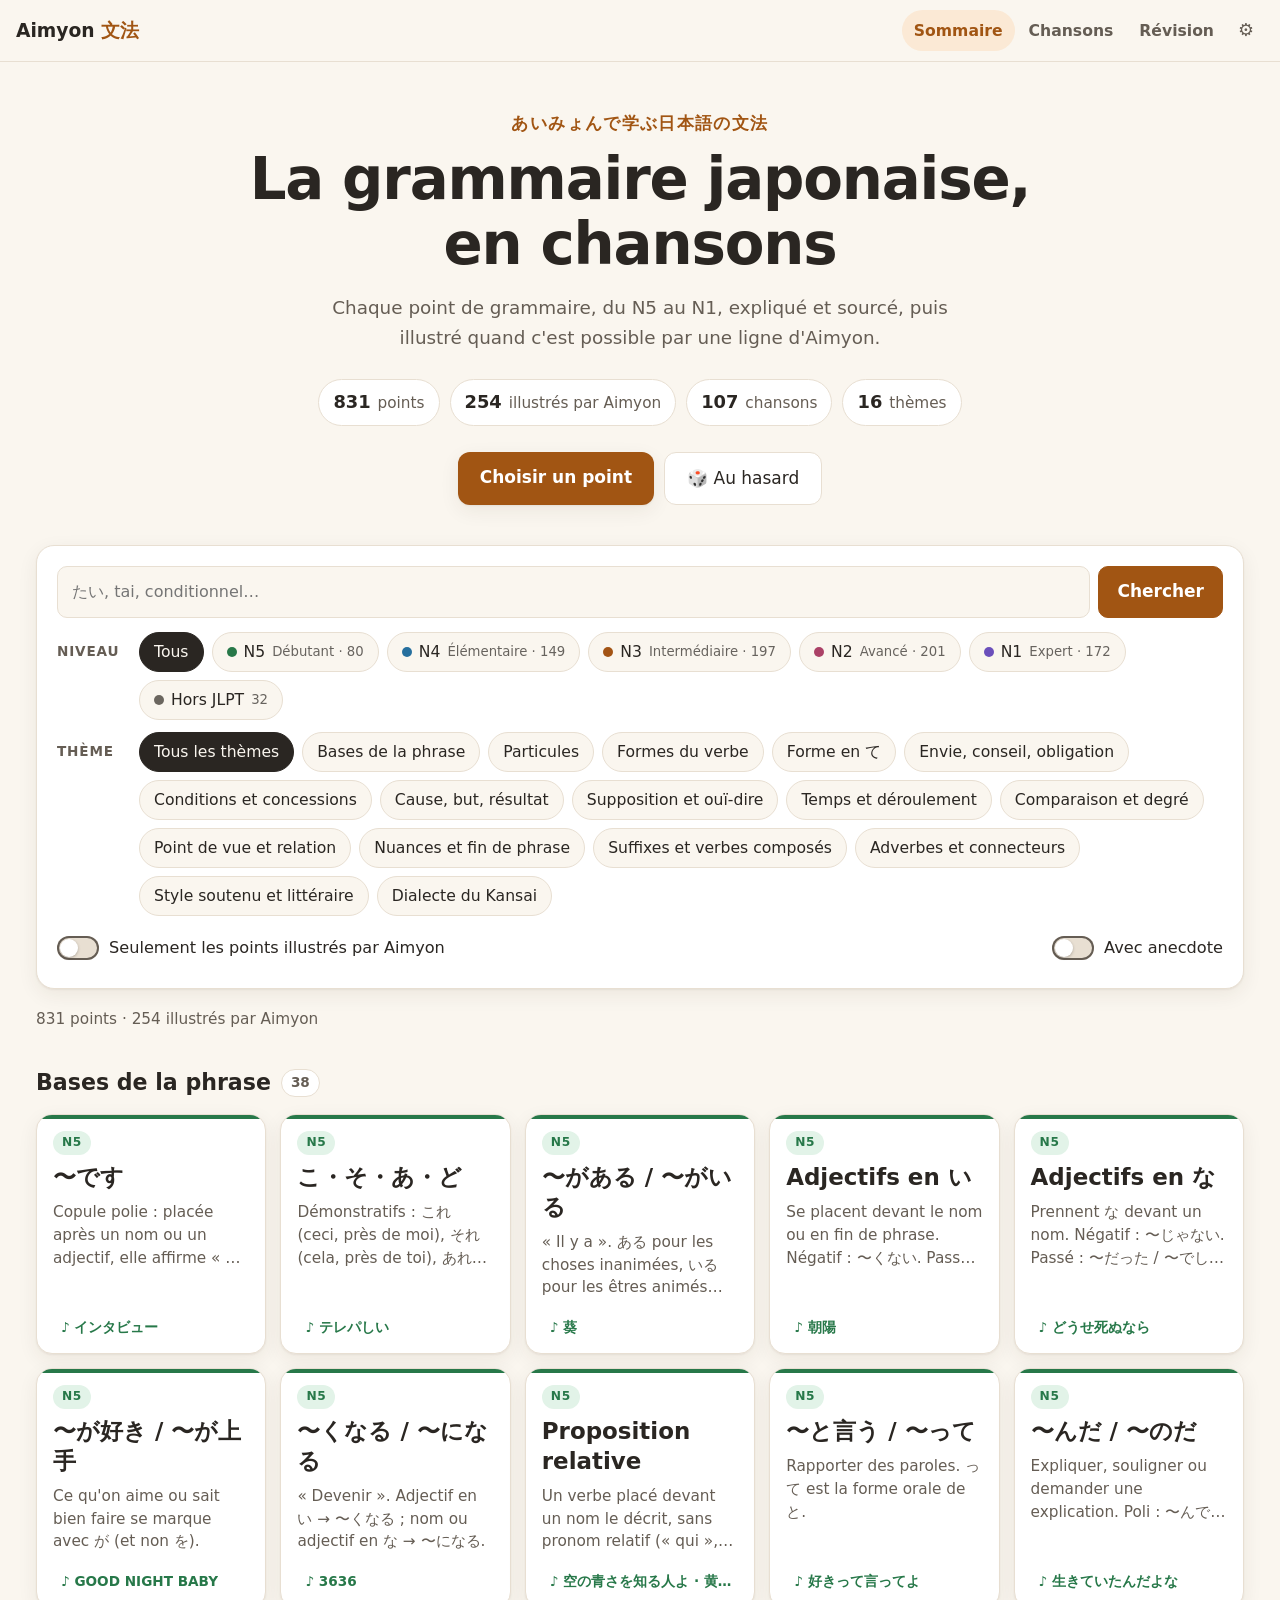
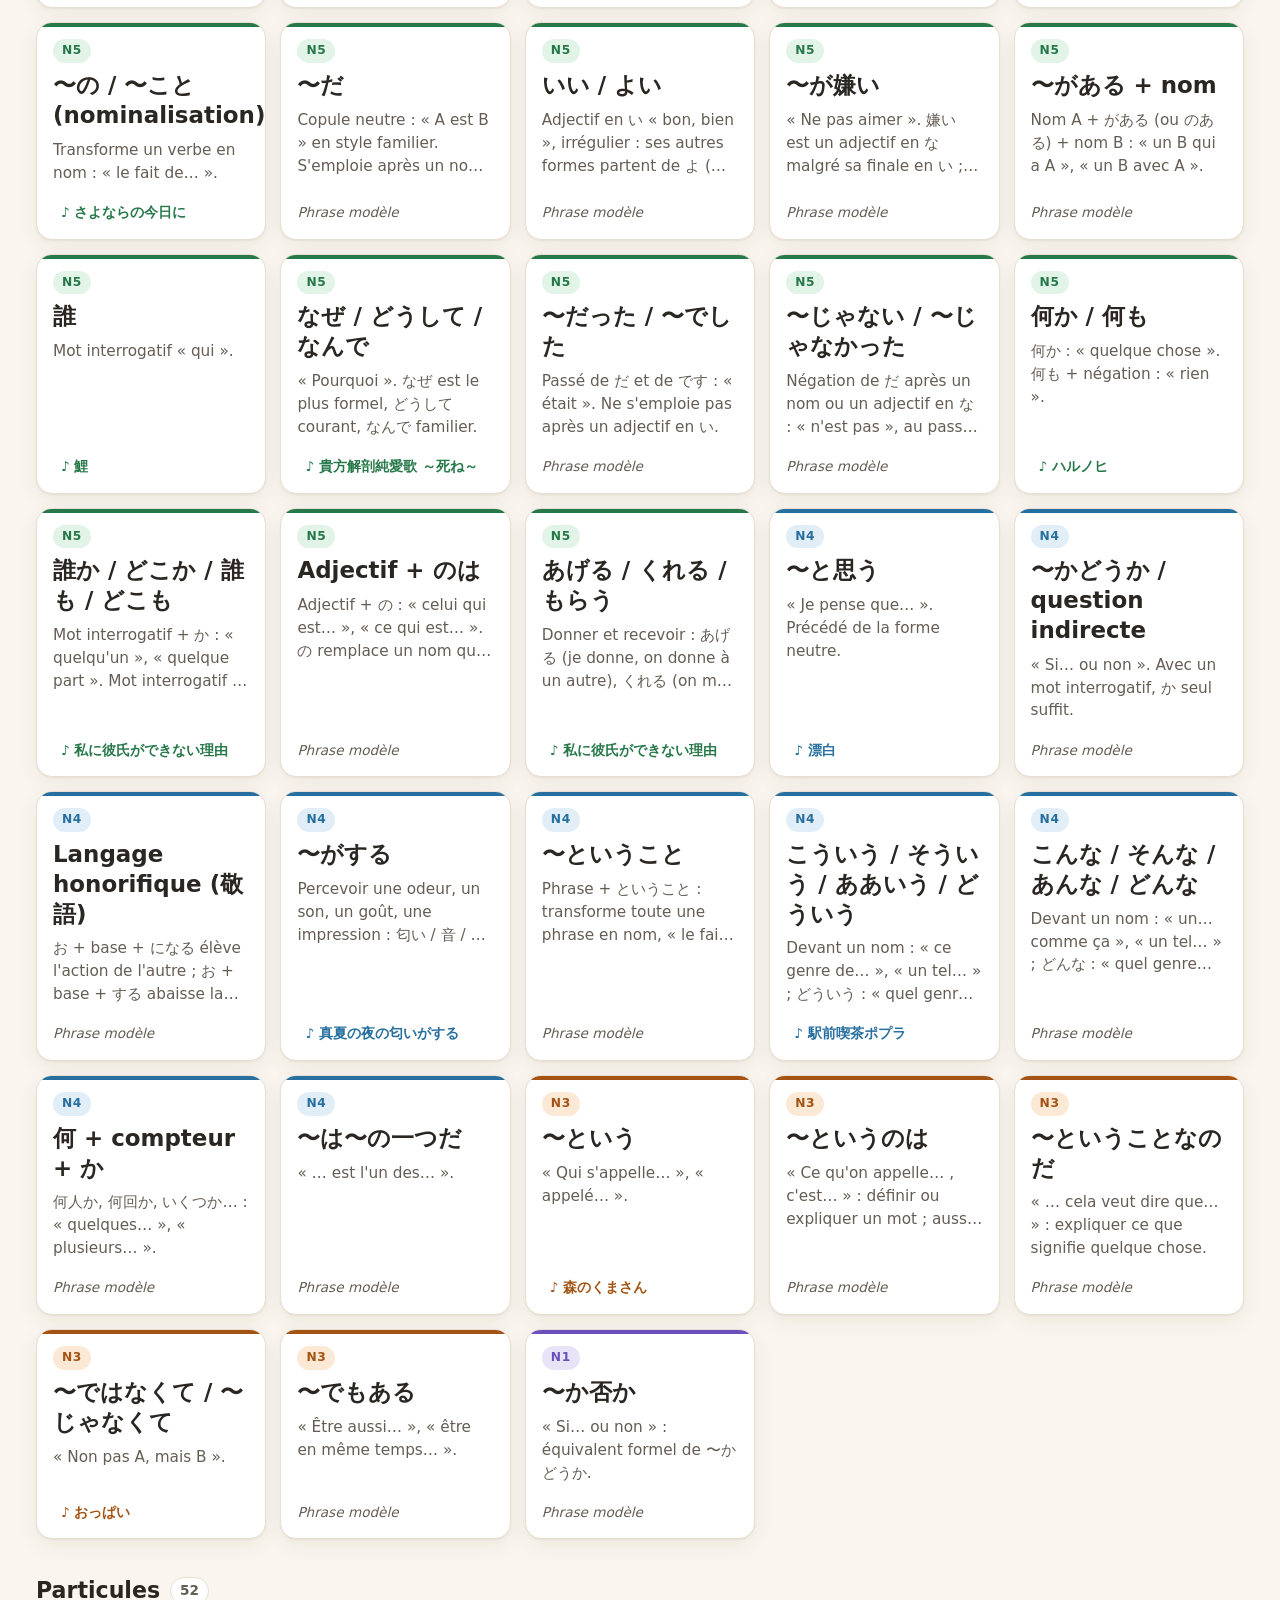
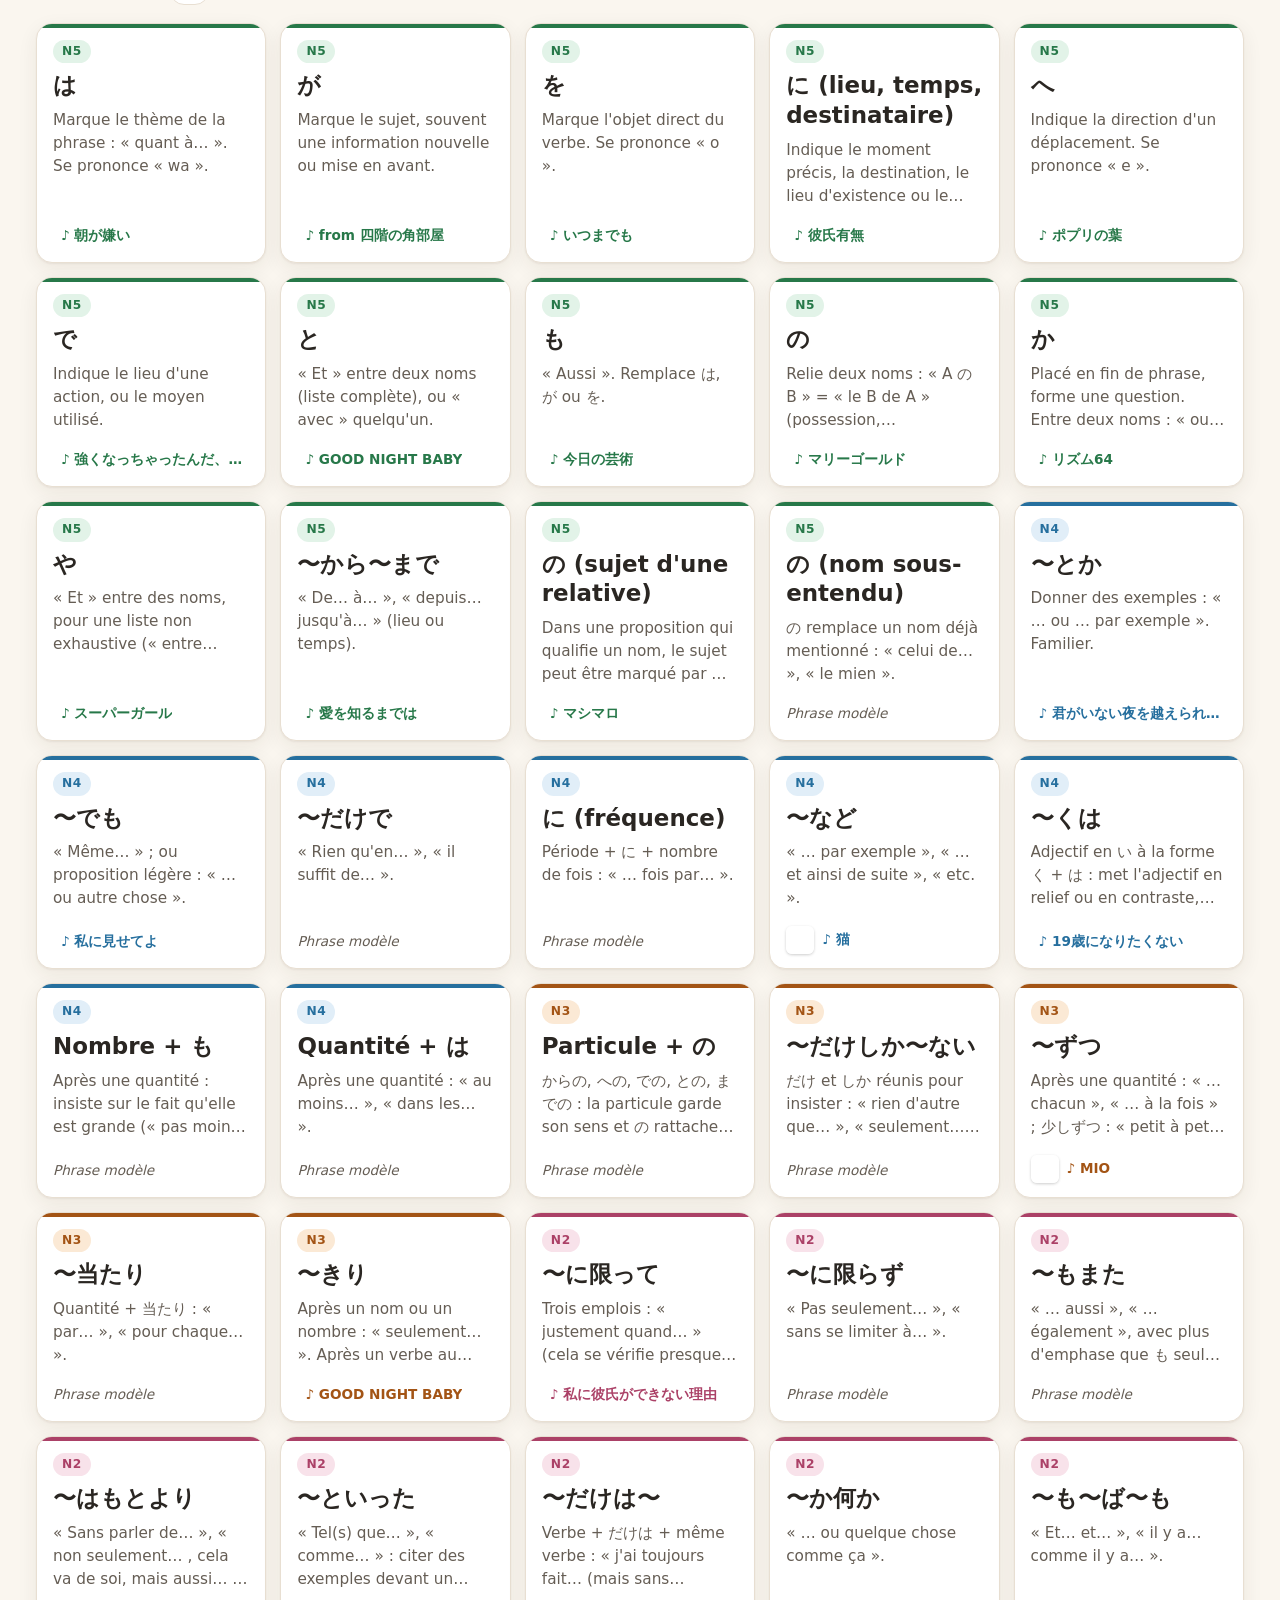
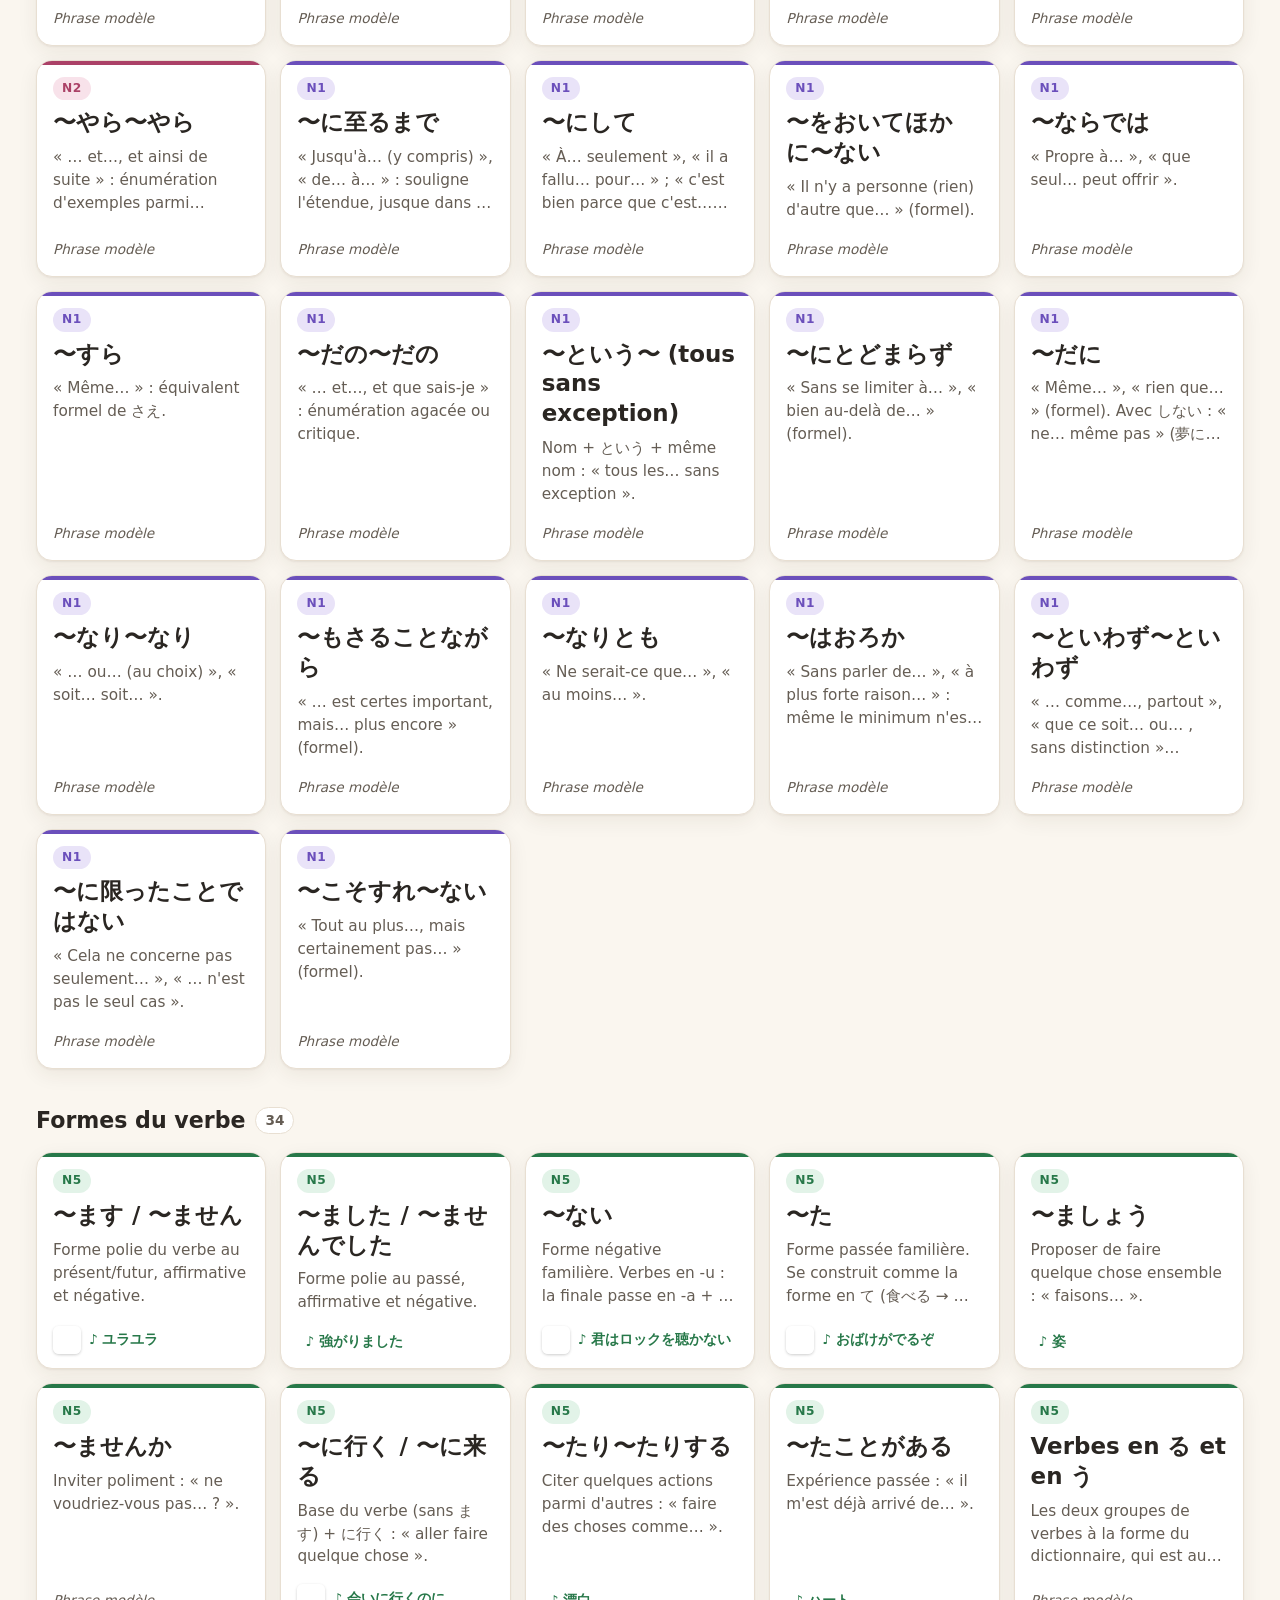
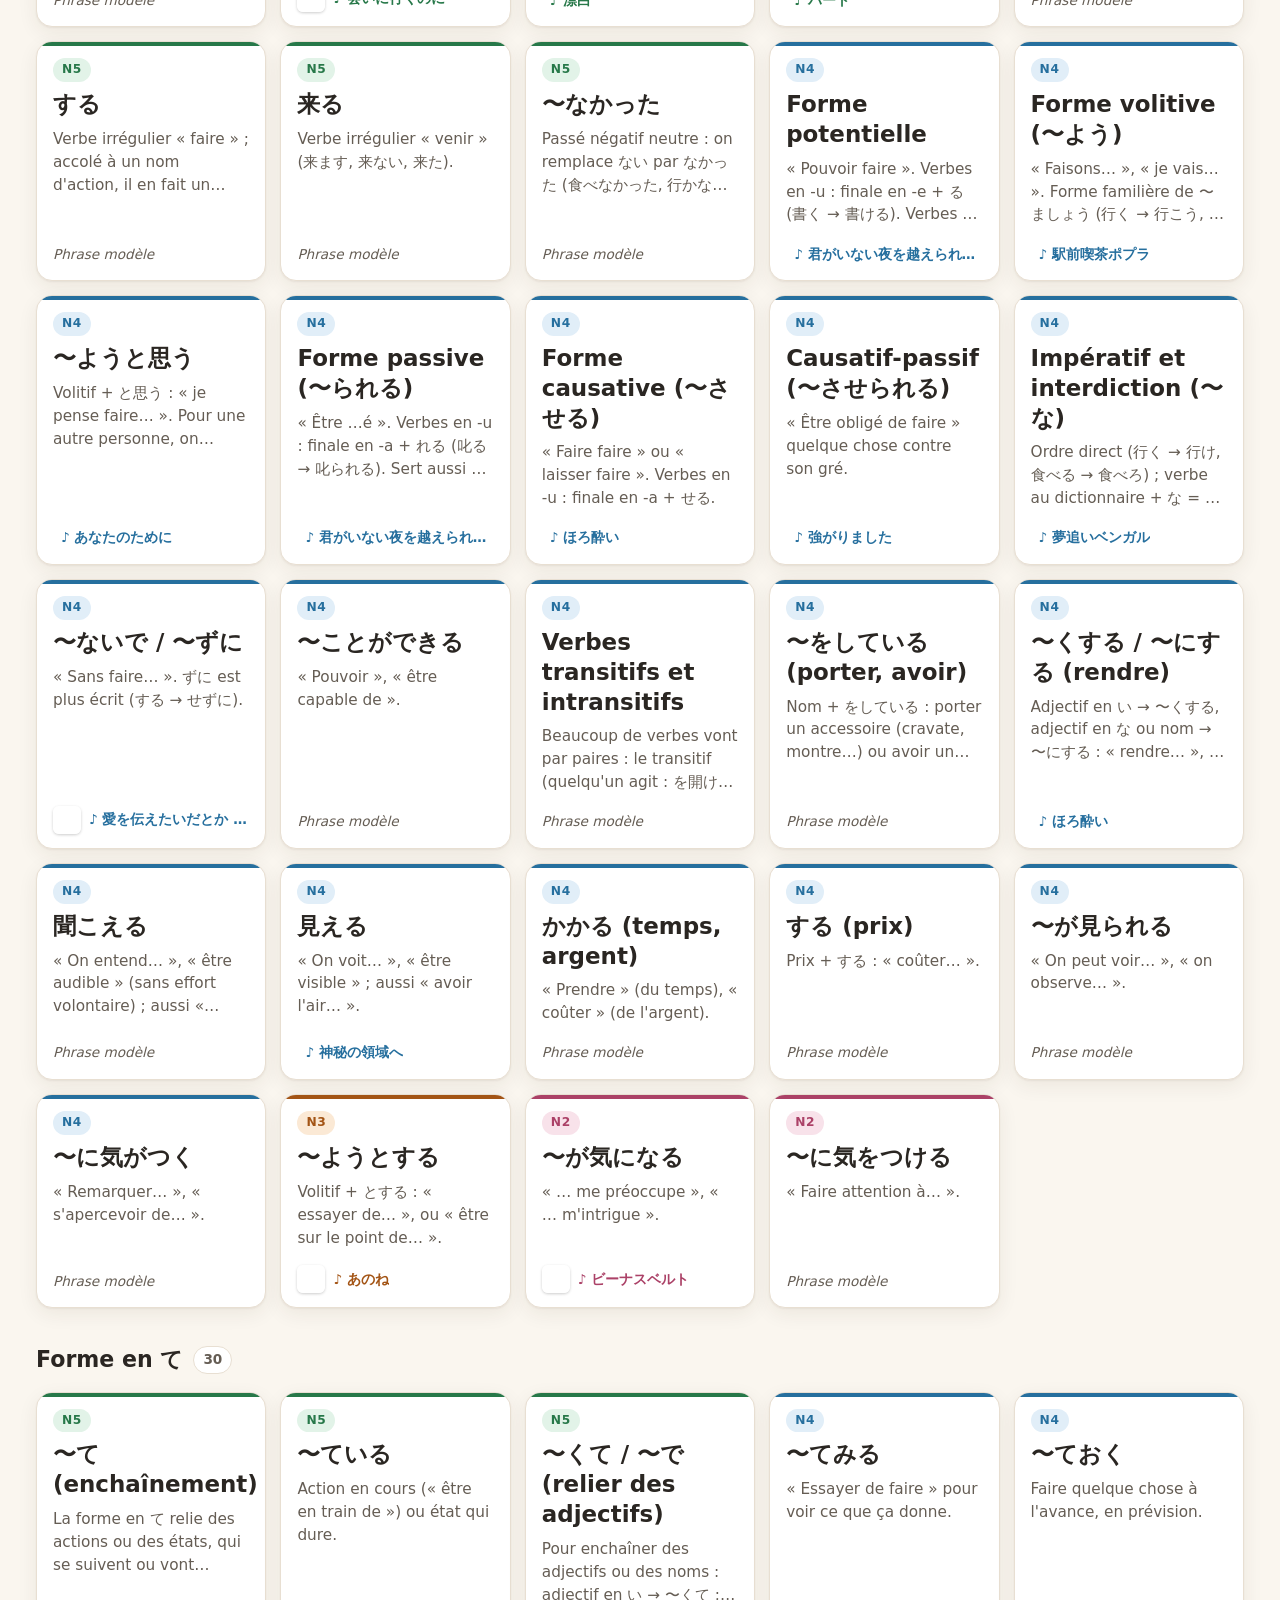
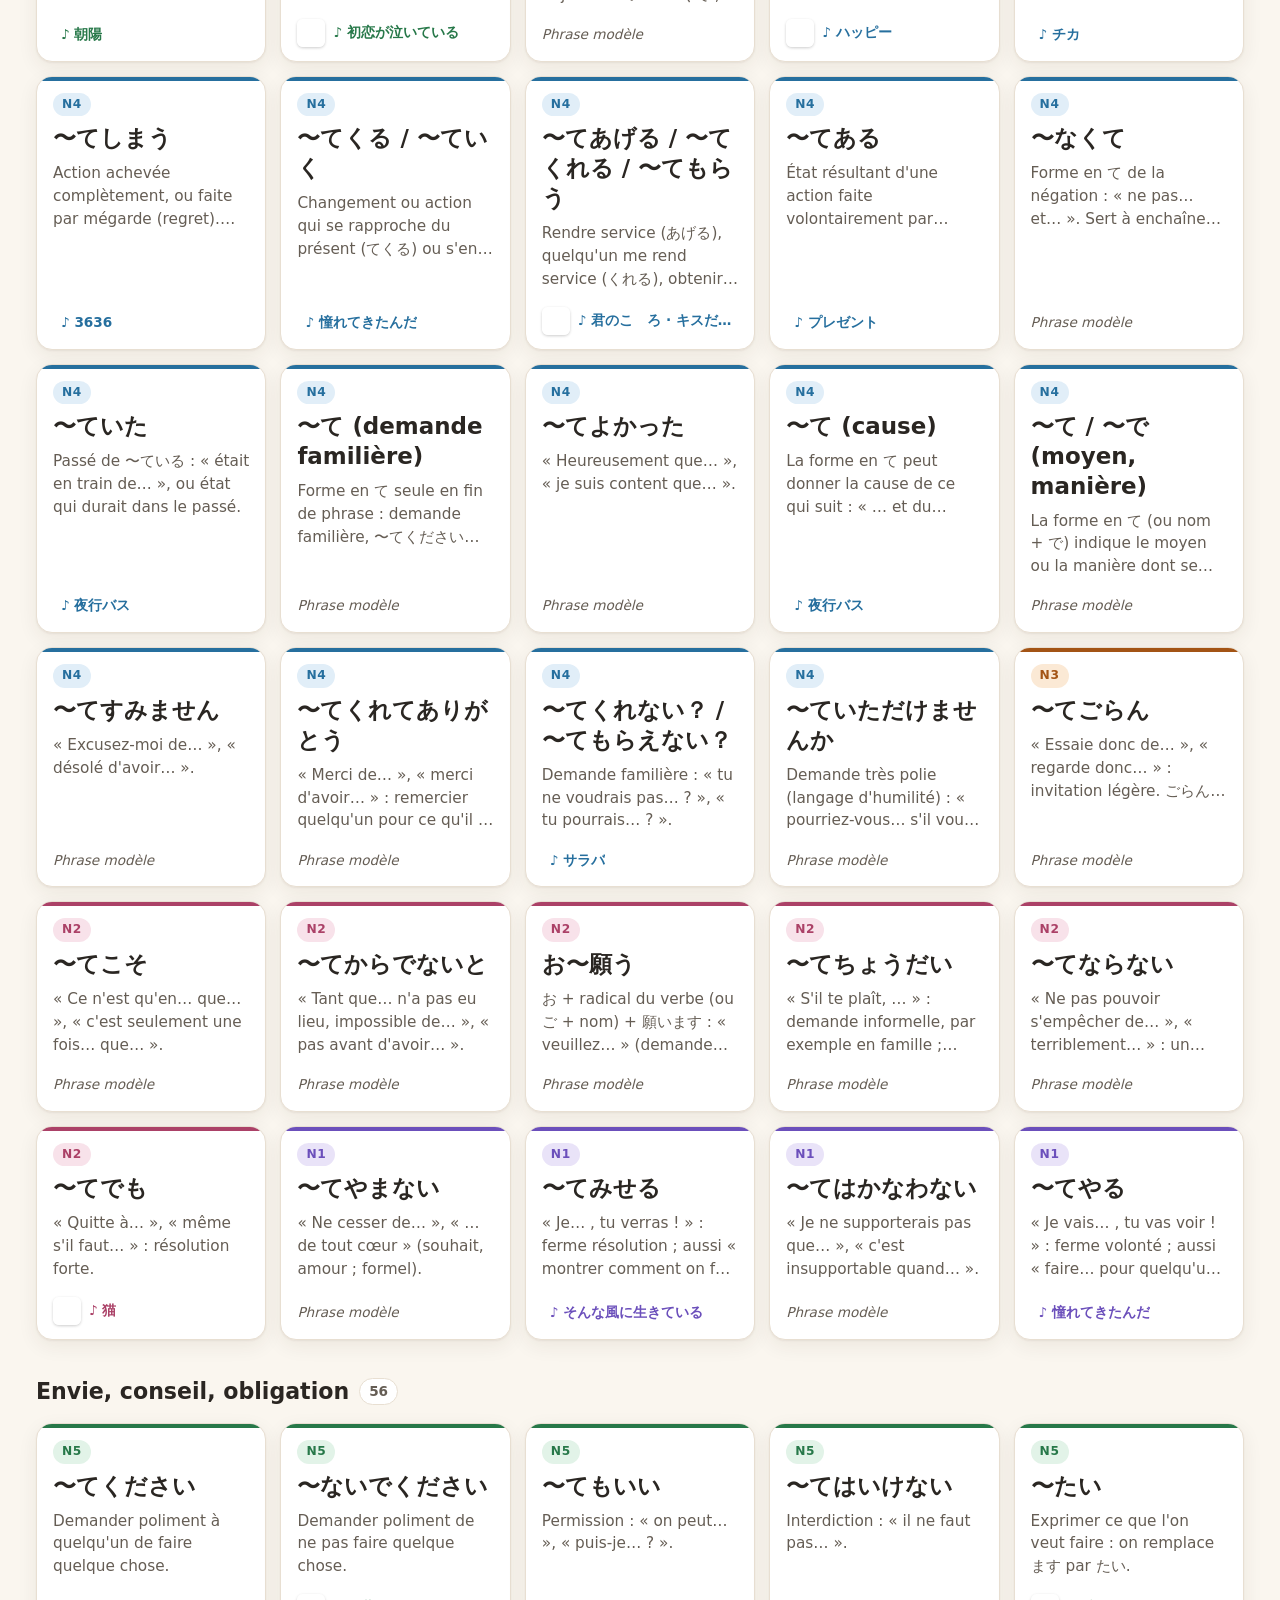
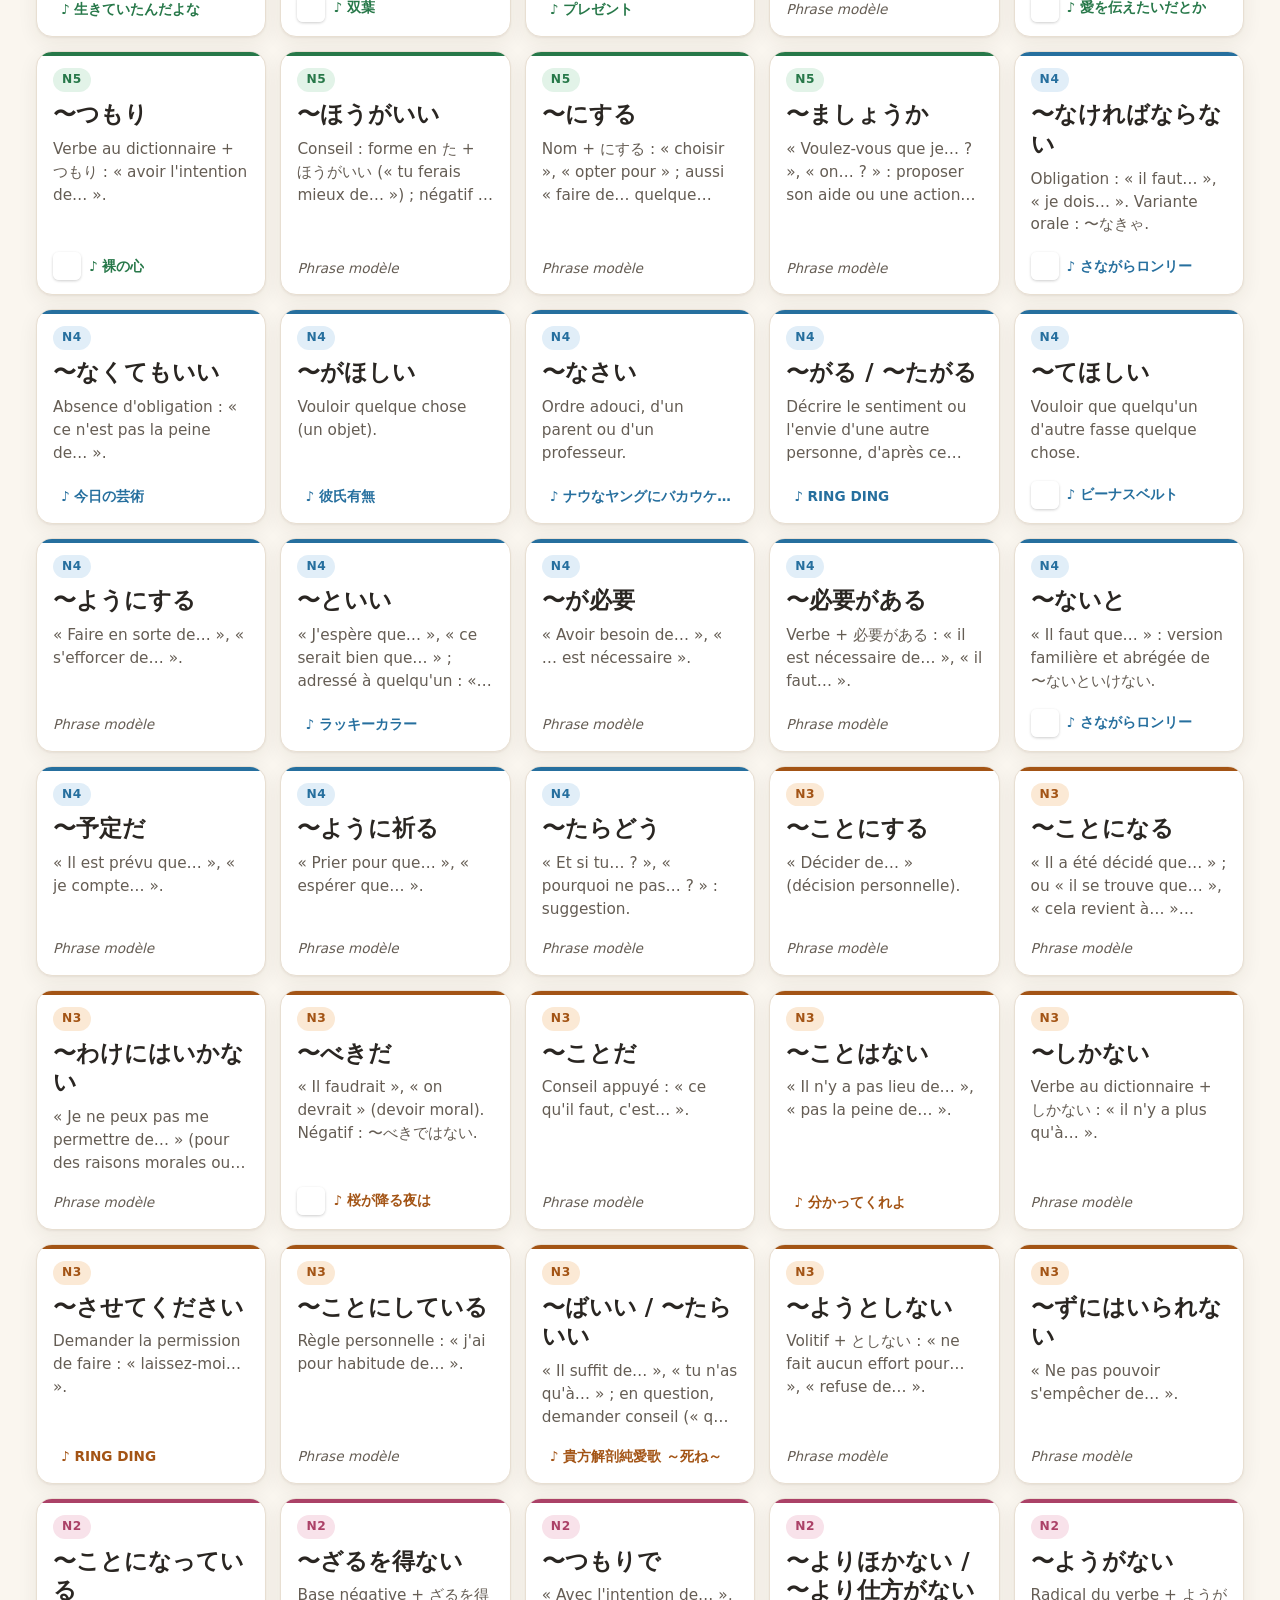
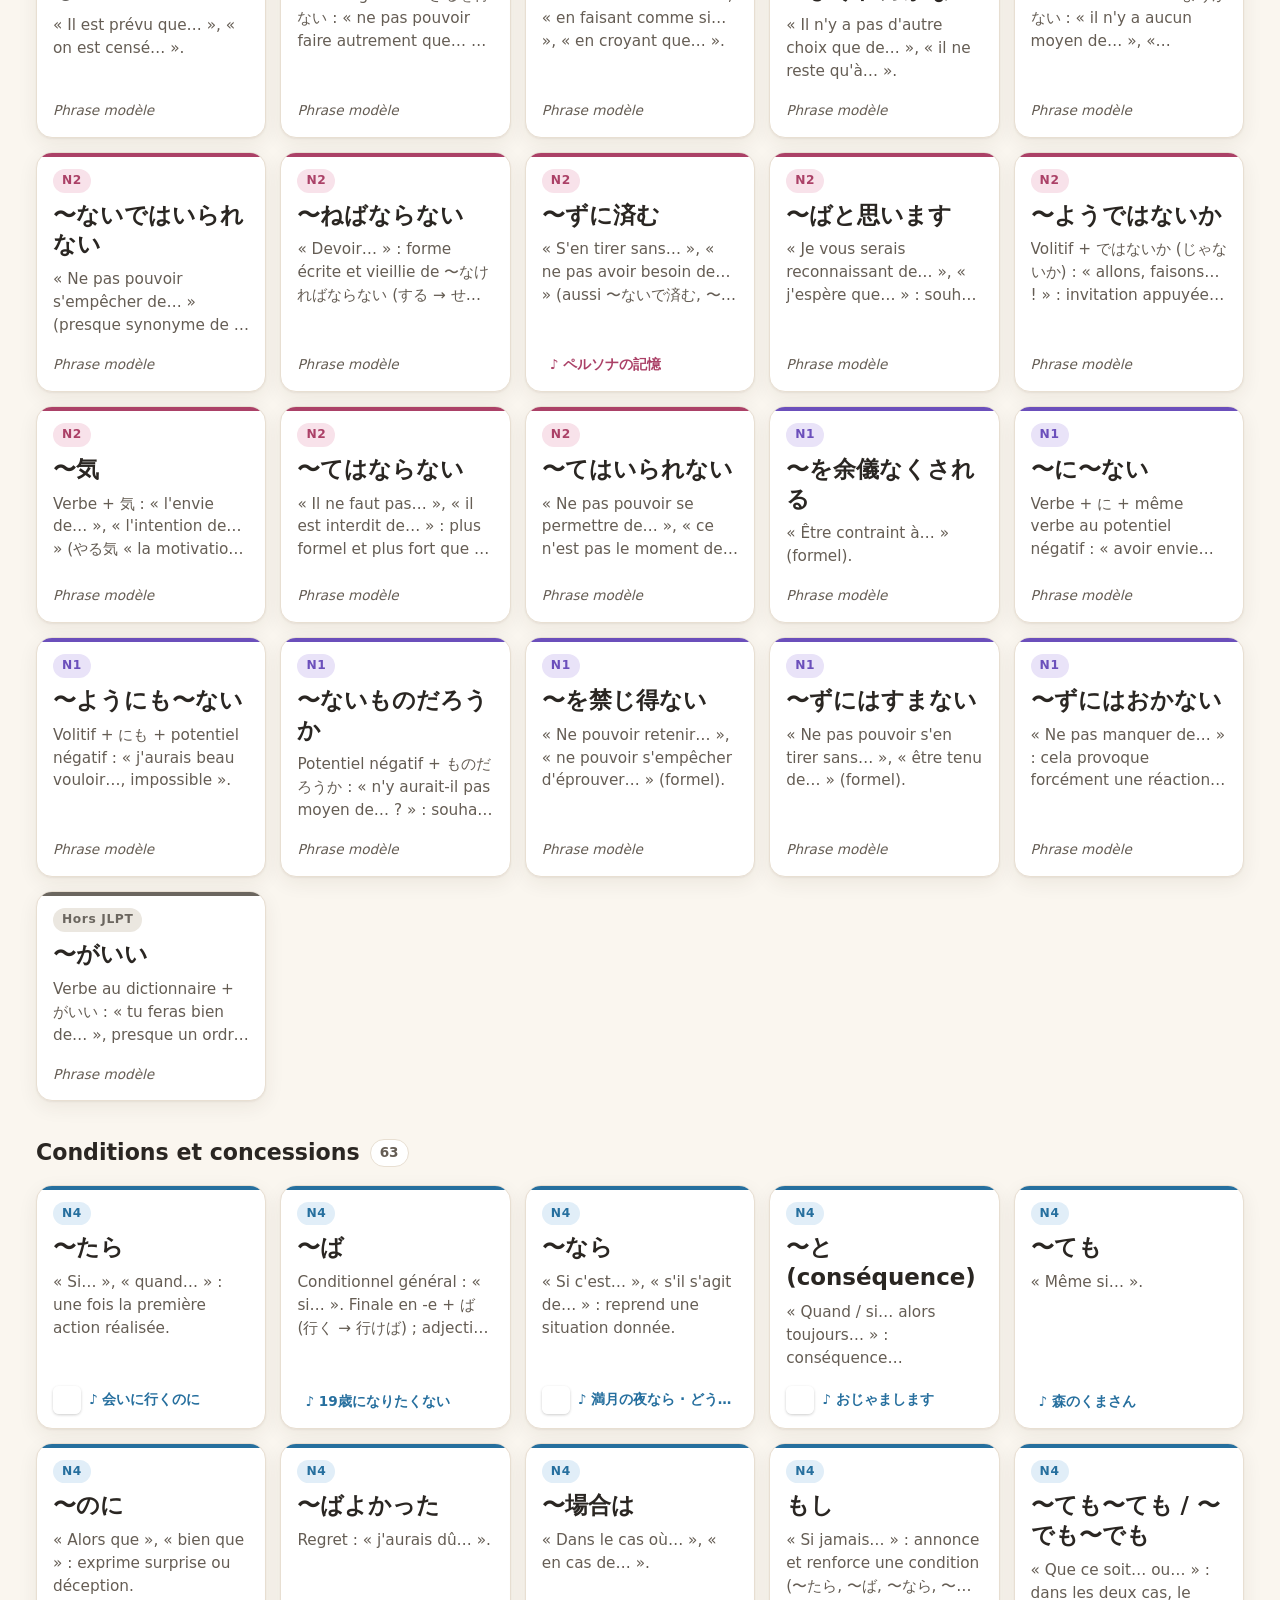
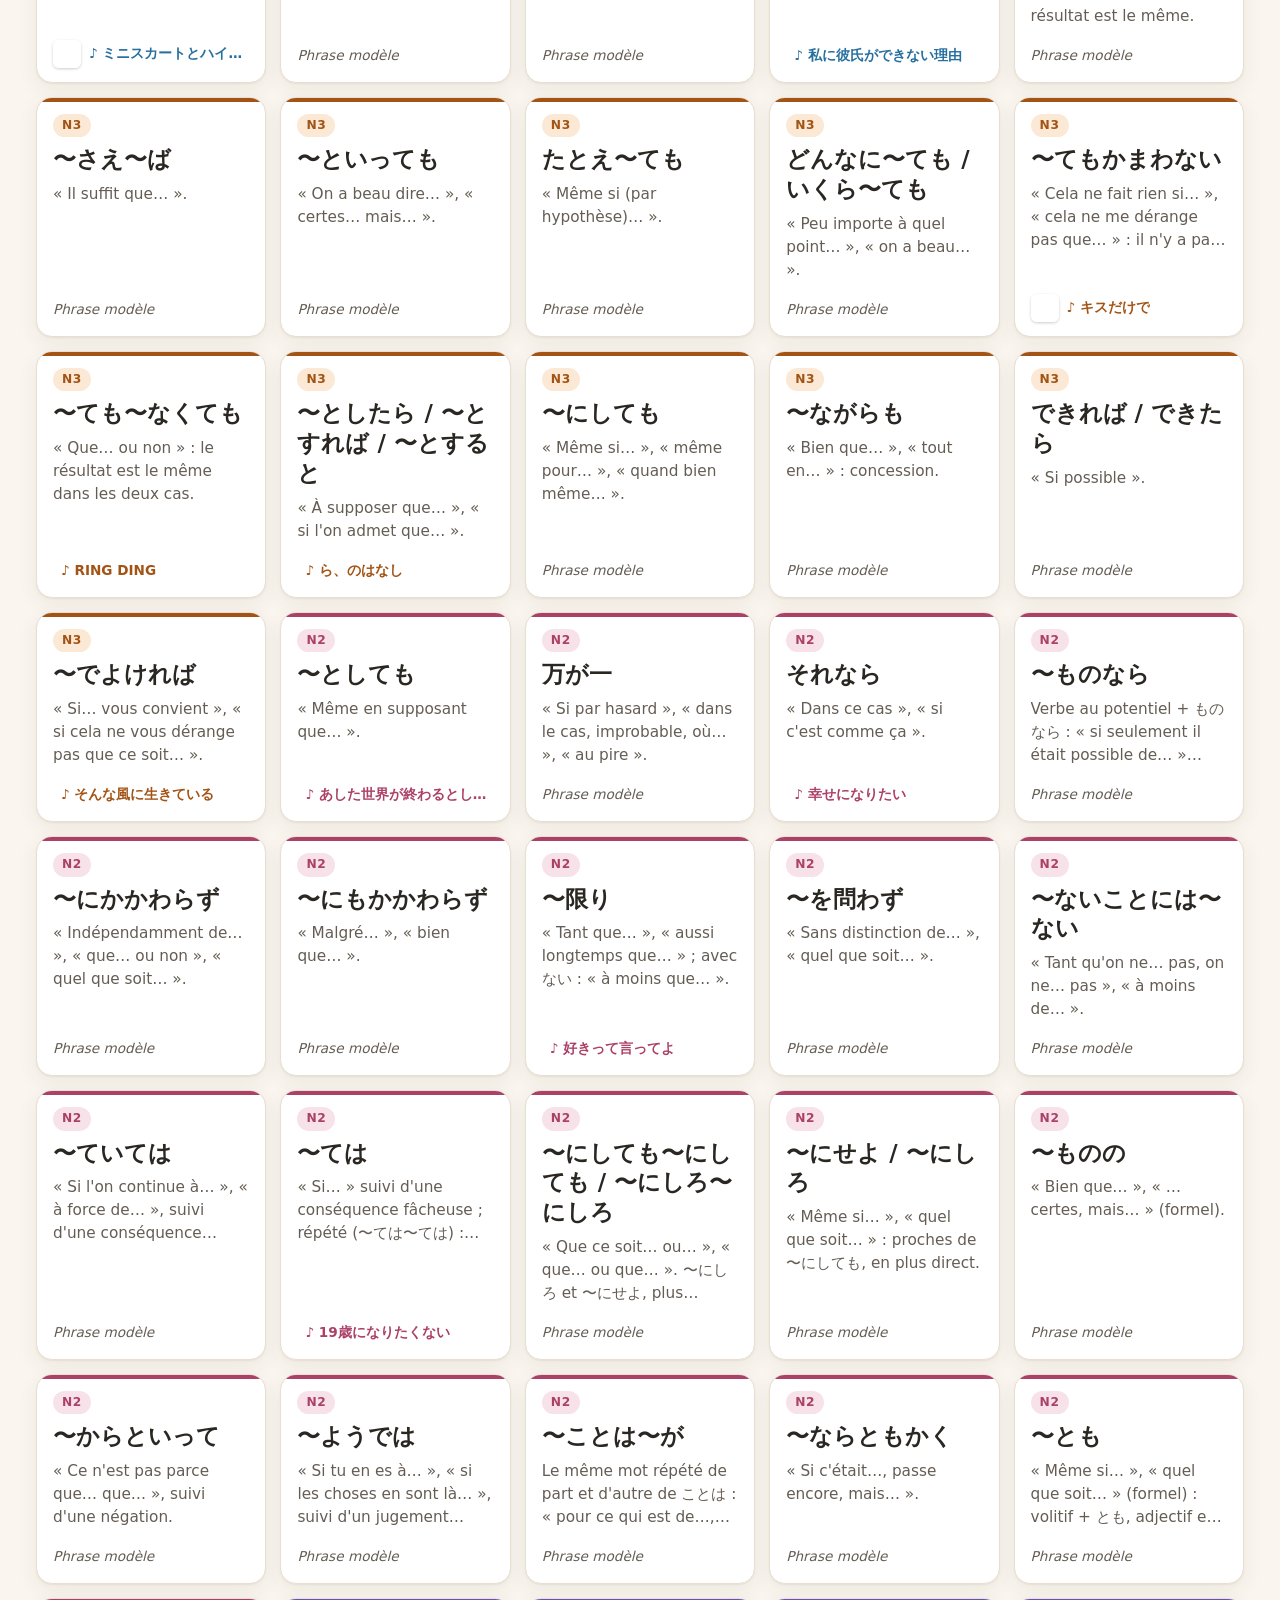
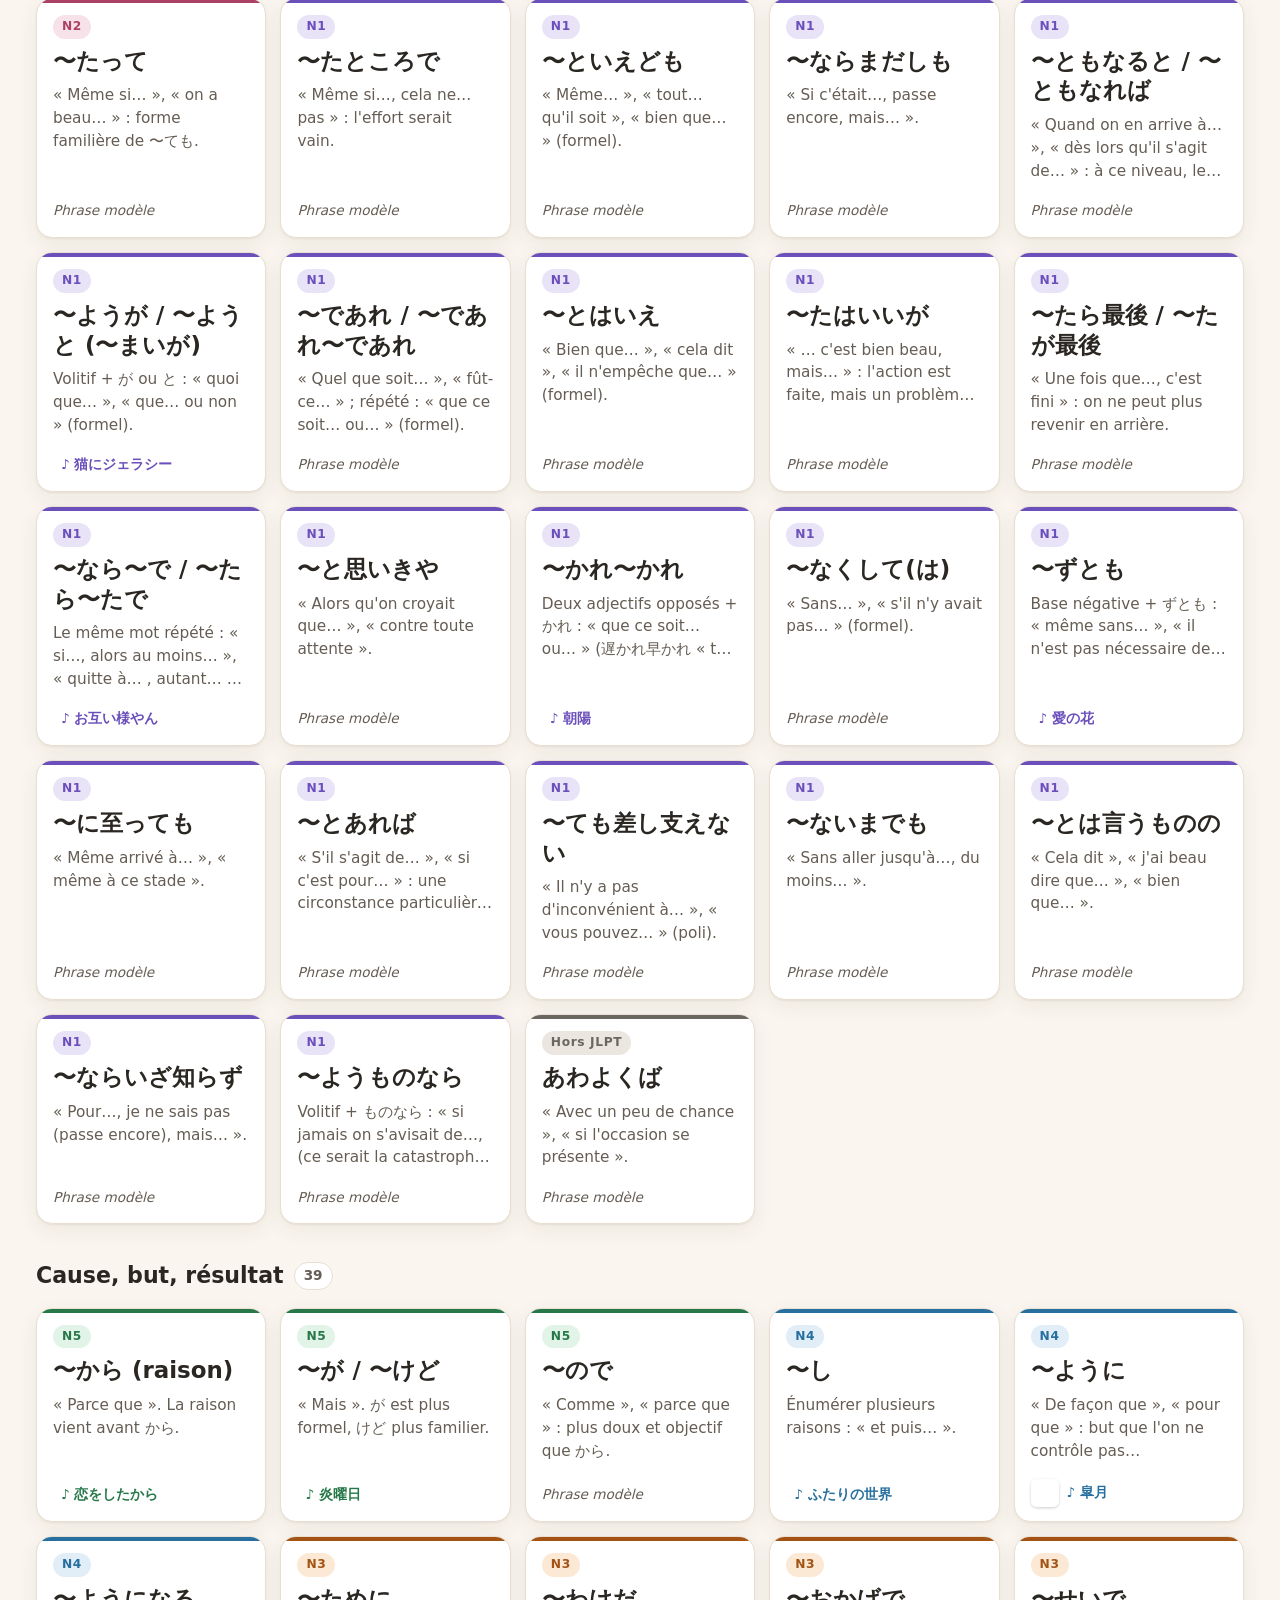
<file: fiches.html>
<!DOCTYPE html>
<html lang="fr">
<head>
  <meta charset="UTF-8">
  <meta http-equiv="Content-Security-Policy" content="default-src 'self'; script-src 'self'; style-src 'self'; img-src 'self' https://is1-ssl.mzstatic.com; connect-src 'none'; object-src 'none'; base-uri 'none'; form-action 'none'">
  <meta name="referrer" content="strict-origin-when-cross-origin">
  <meta name="viewport" content="width=device-width, initial-scale=1, viewport-fit=cover">
  <meta name="theme-color" content="#faf6ef" media="(prefers-color-scheme: light)">
  <meta name="theme-color" content="#1b1917" media="(prefers-color-scheme: dark)">
  <meta name="apple-mobile-web-app-title" content="Aimyon 文法">
  <link rel="apple-touch-icon" href="icone.png">
  <link rel="icon" href="icone.png">
  <title>Fiche — Aimyon 文法</title>
  <link rel="stylesheet" href="style.css">
</head>
<body>
  <a class="lien-evitement" href="#contenu">Aller au contenu</a>
  <nav class="nav" aria-label="Navigation principale">
    <a href="index.html" class="nav-logo">Aimyon <span lang="ja">文法</span></a>
    <div class="nav-liens">
      <a href="index.html" aria-current="true">Sommaire</a>
      <a href="chansons.html">Chansons</a>
      <a href="revision.html">Révision</a>
      <a href="reglages.html" class="nav-reglages" title="Réglages" aria-label="Réglages">⚙</a>
    </div>
  </nav>

  <header class="tete-fiche">
    <p class="fil-ariane"><a href="index.html">← Sommaire</a><span id="theme-fiche" class="theme-fiche"></span></p>
    <label class="interrupteur interrupteur-compact">
      <input type="checkbox" class="case-furigana" checked>
      <span class="interrupteur-piste" aria-hidden="true"></span>
      Furigana
    </label>
  </header>

  <main id="contenu" tabindex="-1">
    <!-- La fiche demandée (fiches.html?p=<titre>) est insérée ici par app.js -->
    <section id="fiches" class="fiches"></section>
    <!-- Fiche précédente, au hasard, suivante : barre fixe en bas sur téléphone -->
    <nav id="navigation-fiche" class="navigation-fiche" aria-label="Autres fiches"></nav>
  </main>

  <footer>
    Les phrases modèles sont inventées pour illustrer la règle. Les extraits de chansons sont de courtes citations à but pédagogique. Paroles © Aimyon et ses ayants droit ; pochettes affichées depuis Apple Music —
    <a href="https://j-lyric.net/artist/a05996f/" target="_blank" rel="noopener">toutes les paroles sur J-Lyric ↗</a>.
    <p class="pied-liens"><a href="accessibilite.html">Accessibilité : non conforme</a></p>
  </footer>

  <!-- L'ordre compte : les données d'abord, puis le code qui les affiche -->
  <script src="commun.js"></script>
  <script src="data-titres.js"></script>
  <script src="loupe-kanji.js"></script>
  <script src="data.js"></script>
  <script src="data-n5.js"></script>
  <script src="data-n4.js"></script>
  <script src="data-n3.js"></script>
  <script src="data-n2.js"></script>
  <script src="data-n1.js"></script>
  <script src="data-hors-jlpt.js"></script>
  <script src="data-sources.js"></script>
  <script src="data-paroles.js"></script>
  <script src="data-contexte.js"></script>
  <script src="data-anecdotes.js"></script>
  <script src="data-pochettes.js"></script>
  <script src="data-categories.js"></script>
  <script src="data-lectures.js"></script>
  <script src="data-details.js"></script>
  <script src="data-liens.js"></script>
  <script src="app.js"></script>
</body>
</html>
</file>
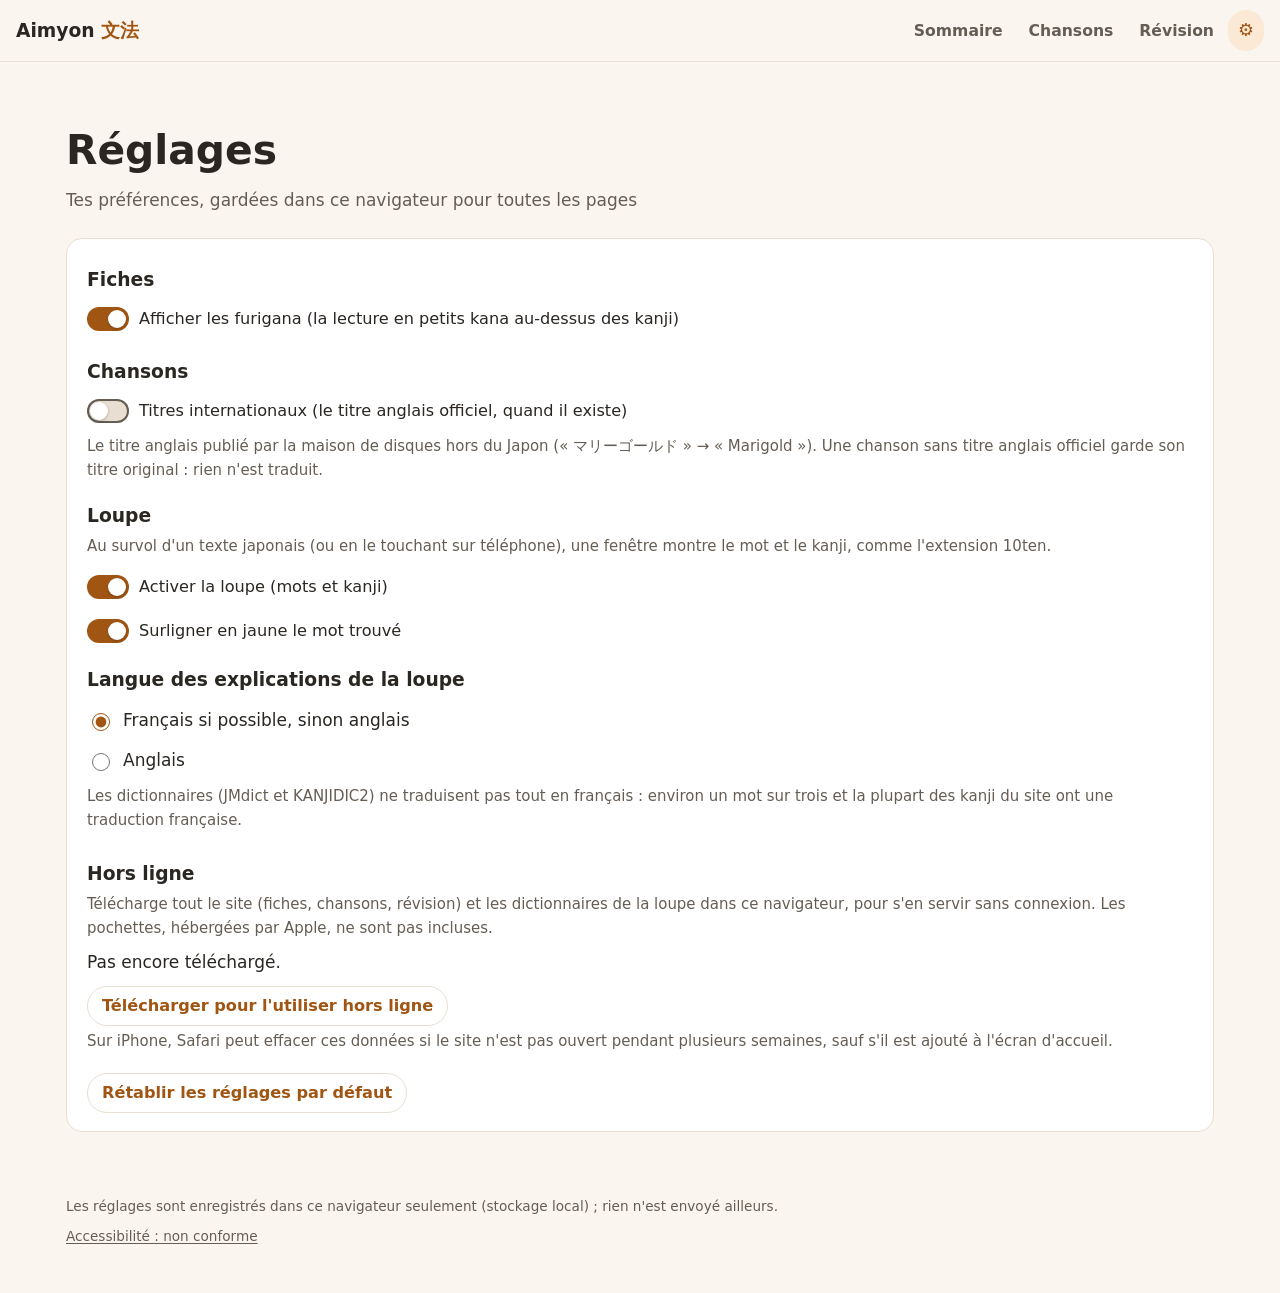
<file: reglages.html>
<!DOCTYPE html>
<html lang="fr">
<head>
  <meta charset="UTF-8">
  <meta http-equiv="Content-Security-Policy" content="default-src 'self'; script-src 'self'; style-src 'self'; img-src 'self' https://is1-ssl.mzstatic.com; connect-src 'self'; object-src 'none'; base-uri 'none'; form-action 'none'">
  <meta name="referrer" content="strict-origin-when-cross-origin">
  <meta name="viewport" content="width=device-width, initial-scale=1, viewport-fit=cover">
  <meta name="theme-color" content="#faf6ef" media="(prefers-color-scheme: light)">
  <meta name="theme-color" content="#1b1917" media="(prefers-color-scheme: dark)">
  <meta name="apple-mobile-web-app-title" content="Aimyon 文法">
  <link rel="apple-touch-icon" href="icone.png">
  <link rel="icon" href="icone.png">
  <title>Réglages — Aimyon 文法</title>
  <link rel="stylesheet" href="style.css">
</head>
<body>
  <a class="lien-evitement" href="#contenu">Aller au contenu</a>
  <nav class="nav" aria-label="Navigation principale">
    <a href="index.html" class="nav-logo">Aimyon <span lang="ja">文法</span></a>
    <div class="nav-liens">
      <a href="index.html">Sommaire</a>
      <a href="chansons.html">Chansons</a>
      <a href="revision.html">Révision</a>
      <a href="reglages.html" class="nav-reglages" aria-current="page" title="Réglages" aria-label="Réglages">⚙</a>
    </div>
  </nav>

  <header>
    <h1>Réglages</h1>
    <p>Tes préférences, gardées dans ce navigateur pour toutes les pages</p>
  </header>

  <main id="contenu" tabindex="-1">
    <section class="reglages">
      <h2>Fiches</h2>
      <label class="interrupteur">
        <input type="checkbox" id="reglage-furigana">
        <span class="interrupteur-piste" aria-hidden="true"></span>
        Afficher les furigana (la lecture en petits kana au-dessus des kanji)
      </label>

      <h2>Chansons</h2>
      <label class="interrupteur">
        <input type="checkbox" id="reglage-titres">
        <span class="interrupteur-piste" aria-hidden="true"></span>
        Titres internationaux (le titre anglais officiel, quand il existe)
      </label>
      <p class="reglage-aide">Le titre anglais publié par la maison de disques hors du Japon (« マリーゴールド » → « Marigold »). Une chanson sans titre anglais officiel garde son titre original : rien n'est traduit.</p>

      <h2>Loupe</h2>
      <p class="reglage-aide">Au survol d'un texte japonais (ou en le touchant sur téléphone), une fenêtre montre le mot et le kanji, comme l'extension 10ten.</p>
      <label class="interrupteur">
        <input type="checkbox" id="reglage-loupe">
        <span class="interrupteur-piste" aria-hidden="true"></span>
        Activer la loupe (mots et kanji)
      </label>
      <label class="interrupteur">
        <input type="checkbox" id="reglage-surlignage">
        <span class="interrupteur-piste" aria-hidden="true"></span>
        Surligner en jaune le mot trouvé
      </label>

      <fieldset class="reglage-choix">
        <legend>Langue des explications de la loupe</legend>
        <label><input type="radio" name="langue" value="fr"> Français si possible, sinon anglais</label>
        <label><input type="radio" name="langue" value="en"> Anglais</label>
        <p class="reglage-aide">Les dictionnaires (JMdict et KANJIDIC2) ne traduisent pas tout en français : environ un mot sur trois et la plupart des kanji du site ont une traduction française.</p>
      </fieldset>

      <h2>Hors ligne</h2>
      <p class="reglage-aide">Télécharge tout le site (fiches, chansons, révision) et les dictionnaires de la loupe dans ce navigateur, pour s'en servir sans connexion. Les pochettes, hébergées par Apple, ne sont pas incluses.</p>
      <div id="hors-ligne" class="hors-ligne">
        <p id="hors-ligne-etat" class="hors-ligne-etat">…</p>
        <div class="hors-ligne-boutons">
          <button type="button" id="hors-ligne-telecharger" class="lien-hasard" hidden>Télécharger pour l'utiliser hors ligne</button>
          <button type="button" id="hors-ligne-maj" class="lien-hasard" hidden>Mettre à jour</button>
          <button type="button" id="hors-ligne-supprimer" class="lien-hasard bouton-discret" hidden>Supprimer les données hors ligne</button>
        </div>
        <progress id="hors-ligne-progression" max="1" value="0" hidden></progress>
        <p class="reglage-aide">Sur iPhone, Safari peut effacer ces données si le site n'est pas ouvert pendant plusieurs semaines, sauf s'il est ajouté à l'écran d'accueil.</p>
      </div>

      <p class="reglage-pied">
        <button type="button" id="reglages-defaut" class="lien-hasard">Rétablir les réglages par défaut</button>
        <span id="reglages-statut" class="compteur" aria-live="polite"></span>
      </p>
    </section>
  </main>

  <footer>
    Les réglages sont enregistrés dans ce navigateur seulement (stockage local) ; rien n'est envoyé ailleurs.
    <p class="pied-liens"><a href="accessibilite.html">Accessibilité : non conforme</a></p>
  </footer>

  <script src="commun.js"></script>
  <script src="reglages.js"></script>
</body>
</html>
</file>
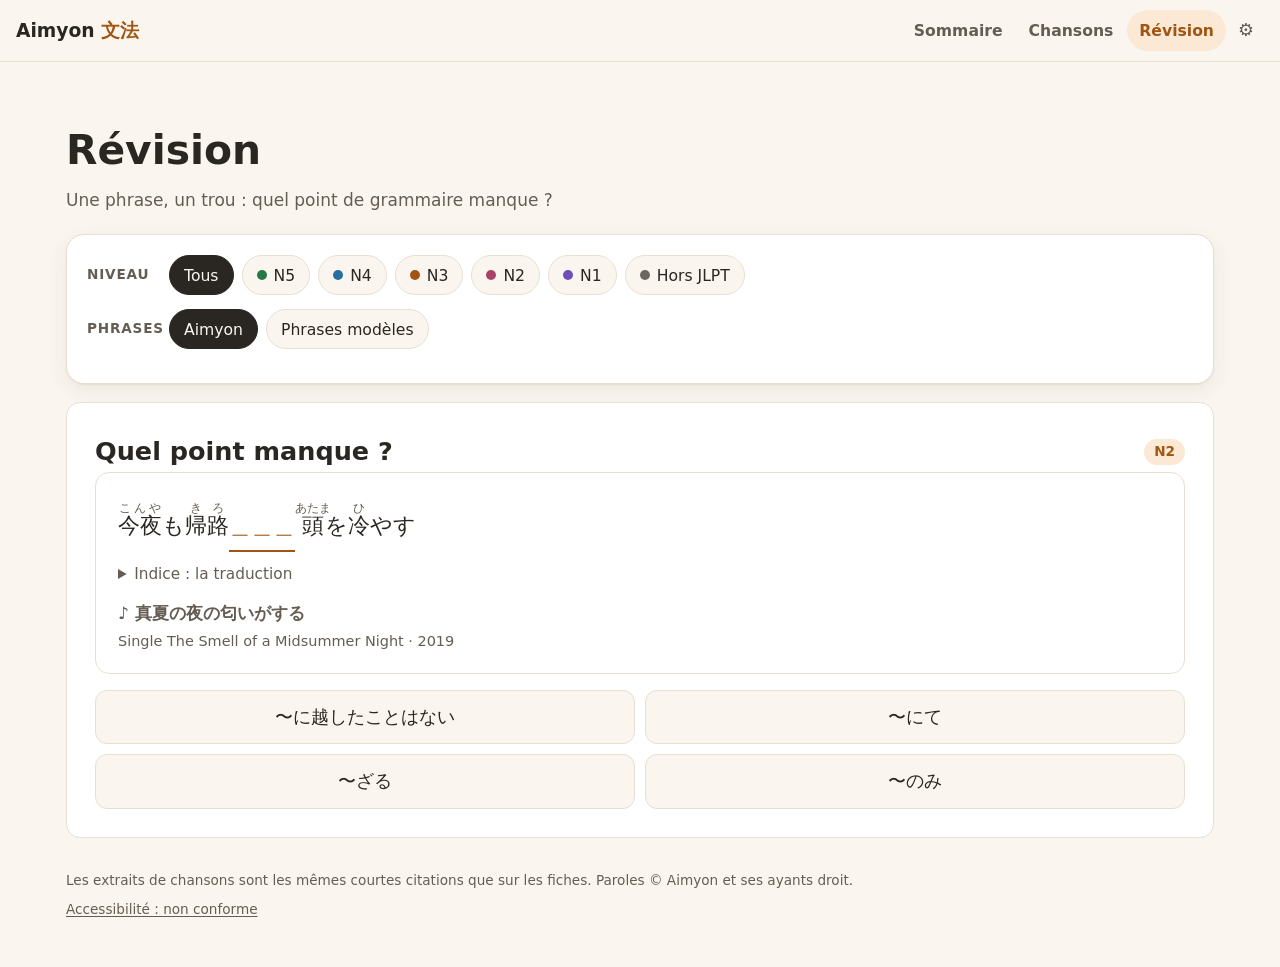
<file: revision.html>
<!DOCTYPE html>
<html lang="fr">
<head>
  <meta charset="UTF-8">
  <meta http-equiv="Content-Security-Policy" content="default-src 'self'; script-src 'self'; style-src 'self'; img-src 'self' https://is1-ssl.mzstatic.com; connect-src 'none'; object-src 'none'; base-uri 'none'; form-action 'none'">
  <meta name="referrer" content="strict-origin-when-cross-origin">
  <meta name="viewport" content="width=device-width, initial-scale=1, viewport-fit=cover">
  <meta name="theme-color" content="#faf6ef" media="(prefers-color-scheme: light)">
  <meta name="theme-color" content="#1b1917" media="(prefers-color-scheme: dark)">
  <meta name="apple-mobile-web-app-title" content="Aimyon 文法">
  <link rel="apple-touch-icon" href="icone.png">
  <link rel="icon" href="icone.png">
  <title>Révision — Aimyon 文法</title>
  <link rel="stylesheet" href="style.css">
</head>
<body>
  <a class="lien-evitement" href="#contenu">Aller au contenu</a>
  <nav class="nav" aria-label="Navigation principale">
    <a href="index.html" class="nav-logo">Aimyon <span lang="ja">文法</span></a>
    <div class="nav-liens">
      <a href="index.html">Sommaire</a>
      <a href="chansons.html">Chansons</a>
      <a href="revision.html" aria-current="page">Révision</a>
      <a href="reglages.html" class="nav-reglages" title="Réglages" aria-label="Réglages">⚙</a>
    </div>
  </nav>

  <header>
    <h1>Révision</h1>
    <p>Une phrase, un trou : quel point de grammaire manque ?</p>
  </header>

  <main id="contenu" tabindex="-1" class="page-revision">
    <section class="panneau-filtres" aria-label="Réglages de la révision">
      <div class="groupe-filtres">
        <span class="etiquette-filtre">Niveau</span>
        <div id="niveaux-revision" class="puces"></div>
      </div>
      <div class="groupe-filtres">
        <span class="etiquette-filtre">Phrases</span>
        <div id="sources-revision" class="puces"></div>
      </div>
      <div class="ligne-bas-filtres">
        <span id="score" class="compteur" aria-live="polite"></span>
      </div>
    </section>

    <article id="question" class="fiche question" aria-live="polite"></article>
    <p id="vide-revision" class="vide" hidden>Aucune phrase ne correspond à ces réglages.</p>
  </main>

  <footer>
    Les extraits de chansons sont les mêmes courtes citations que sur les fiches. Paroles © Aimyon et ses ayants droit.
    <p class="pied-liens"><a href="accessibilite.html">Accessibilité : non conforme</a></p>
  </footer>

  <script src="commun.js"></script>
  <script src="data-titres.js"></script>
  <script src="loupe-kanji.js"></script>
  <script src="data.js"></script>
  <script src="data-n5.js"></script>
  <script src="data-n4.js"></script>
  <script src="data-n3.js"></script>
  <script src="data-n2.js"></script>
  <script src="data-n1.js"></script>
  <script src="data-hors-jlpt.js"></script>
  <script src="data-sources.js"></script>
  <script src="data-paroles.js"></script>
  <script src="data-contexte.js"></script>
  <script src="data-anecdotes.js"></script>
  <script src="data-pochettes.js"></script>
  <script src="data-categories.js"></script>
  <script src="data-lectures.js"></script>
  <script src="data-details.js"></script>
  <script src="data-liens.js"></script>
  <script src="romaji.js"></script>
  <script src="revision.js"></script>
</body>
</html>
</file>
<file: style.css>
/* Les couleurs sont définies une seule fois ici, puis réutilisées partout */
:root {
  --fond: #faf6ef;
  --carte: #ffffff;
  --texte: #2a2622;
  --discret: #655d54;
  --accent: #a15513;        /* orange souci (マリーゴールド), assez foncé pour un contraste de 4,5:1 (RGAA 3.2) */
  --accent-doux: #fbe9d5;
  --bord: #e8dfd2;
  --sur-accent: #ffffff;    /* texte posé sur la couleur d'accent */
}

@media (prefers-color-scheme: dark) {
  :root {
    --fond: #1b1917;
    --carte: #262320;
    --texte: #f0ebe4;
    --discret: #a89f94;
    --accent: #f0a04b;
    --accent-doux: #3d2e1e;
    --bord: #3a3531;
    --sur-accent: #1b1917;
  }
}

* { box-sizing: border-box; }

body {
  margin: 0;
  background: var(--fond);
  color: var(--texte);
  font-family: system-ui, "Hiragino Sans", "Noto Sans JP", "Yu Gothic", sans-serif;
  line-height: 1.6;
}

header, main, footer {
  max-width: 760px;
  margin: 0 auto;
  padding: 0 16px;
}

header { padding-top: 40px; padding-bottom: 8px; }
h1 { margin: 0; font-size: 2rem; }
h1 span { color: var(--accent); }
header p { margin: 4px 0 0; color: var(--discret); }

/* Recherche et filtres */
.controles { margin: 24px 0; display: grid; gap: 12px; }

#recherche {
  width: 100%;
  padding: 12px 14px;
  font: inherit;
  color: inherit;
  background: var(--carte);
  border: 1px solid var(--bord);
  border-radius: 10px;
}
#recherche:focus { outline: 2px solid var(--accent); outline-offset: 1px; }

.filtres { display: flex; flex-wrap: wrap; gap: 8px; }
.filtres button {
  padding: 6px 16px;
  font: inherit;
  color: inherit;
  background: var(--carte);
  border: 1px solid var(--bord);
  border-radius: 999px;
  cursor: pointer;
}
.filtres button[aria-pressed="true"] {
  background: var(--accent);
  border-color: var(--accent);
  color: var(--sur-accent);
  font-weight: 600;
}

/* Fiches */
.fiches { display: grid; gap: 16px; }

.fiche {
  background: var(--carte);
  border: 1px solid var(--bord);
  border-radius: 14px;
  padding: 20px;
}

.fiche-tete { display: flex; align-items: center; justify-content: space-between; gap: 12px; }
.fiche h2 { margin: 0; font-size: 1.5rem; }

.niveau {
  font-size: 0.8rem;
  font-weight: 700;
  padding: 2px 10px;
  border-radius: 999px;
  background: var(--accent-doux);
  color: var(--accent);
}

.resume { margin: 4px 0 14px; color: var(--discret); }

blockquote {
  margin: 0 0 14px;
  padding: 14px 16px;
  background: var(--accent-doux);
  border-left: 4px solid var(--accent);
  border-radius: 0 10px 10px 0;
}
blockquote p { margin: 0; }

.japonais { font-size: 1.3rem; line-height: 2.2; }  /* place pour les furigana */
rt { font-size: 0.55em; color: var(--discret); }
.traduction { margin-top: 6px; }

cite { display: block; margin-top: 8px; font-size: 0.9rem; font-style: normal; color: var(--discret); }
cite a { color: var(--accent); font-weight: 600; text-decoration: none; }
cite a:hover { text-decoration: underline; }

.note { margin-top: 10px; padding-top: 10px; border-top: 1px solid var(--bord); font-size: 0.95rem; }

/* Les phrases modèles sont plus discrètes que les extraits de chansons */
blockquote.modele { background: transparent; border: 1px solid var(--bord); border-left: 4px solid var(--bord); }
blockquote.modele .japonais { font-size: 1.15rem; }
blockquote:last-child { margin-bottom: 0; }

.titre-chanson { color: var(--accent); font-weight: 600; }
blockquote:last-of-type { margin-bottom: 0; }
.sources { margin: 12px 0 0; font-size: 0.85rem; color: var(--discret); }
.sources a, footer a { color: inherit; text-decoration: underline; text-underline-offset: 2px; }
.sources a:hover, footer a:hover { color: var(--accent); }

.compteur { margin: 0; font-size: 0.9rem; color: var(--discret); }
.filtres .a-part { margin-left: auto; }

.vide { text-align: center; color: var(--discret); padding: 32px 0; }

footer { padding-top: 32px; padding-bottom: 32px; font-size: 0.8rem; color: var(--discret); }

/* ---------- Téléphone (iPhone) ---------- */
html { -webkit-text-size-adjust: 100%; }

/* Marges de sécurité : encoche et barre du bas */
header, main, footer {
  padding-left: max(16px, env(safe-area-inset-left));
  padding-right: max(16px, env(safe-area-inset-right));
}
footer { padding-bottom: max(32px, env(safe-area-inset-bottom)); }

/* 16px minimum : en dessous, Safari zoome tout seul dans le champ */
#recherche { font-size: 16px; }

/* Cibles assez grandes pour le doigt (44px, recommandation Apple) */
.filtres button { min-height: 44px; }
cite a, .sources a { display: inline-block; padding: 6px 0; }

@media (max-width: 480px) {
  header { padding-top: 24px; }
  h1 { font-size: 1.7rem; }
  .fiche { padding: 16px; }
  blockquote { padding: 12px; }
  .japonais { font-size: 1.2rem; }
  .filtres .a-part { margin-left: 0; }
}

/* Garde le point séparateur collé à son lien quand la ligne se coupe */
.ensemble { white-space: nowrap; }

/* Champ de recherche + bouton « Chercher » sur une même ligne */
.recherche { display: flex; gap: 8px; }
.recherche #recherche { flex: 1; min-width: 0; }
.recherche button {
  padding: 0 18px;
  min-height: 44px;
  font: inherit;
  font-weight: 600;
  color: var(--sur-accent);
  background: var(--accent);
  border: 1px solid var(--accent);
  border-radius: 10px;
  cursor: pointer;
}

/* Le point de grammaire mis en valeur dans la phrase */
mark {
  background: none;
  color: var(--accent);
  font-weight: 700;
  border-bottom: 2px solid var(--accent);
}
mark rt { font-weight: 400; }

/* Lignes de contexte (avant / après) : plus petites et plus pâles */
p.contexte { font-size: 1rem; line-height: 2; color: var(--discret); }
.traduction span { display: block; }
.traduction .contexte { font-size: 0.9rem; color: var(--discret); }

/* ---------- Grand écran (ordinateur) ---------- */
.exemples { display: grid; gap: 14px; }
.exemples blockquote { margin: 0; }

@media (min-width: 1000px) {
  html { font-size: 17px; }
  header, main, footer { max-width: 1180px; }
  header { padding-top: 56px; }
  h1 { font-size: 2.4rem; }
  .controles { margin: 32px 0; }
  .fiches { gap: 22px; }
  .fiche { padding: 28px; }

  /* Les exemples d'une fiche côte à côte : chanson à gauche, modèle à droite */
  .exemples { grid-template-columns: 1fr 1fr; gap: 18px; align-items: start; }
  .exemples blockquote:only-child { grid-column: 1 / -1; }
  /* Un 3e exemple seul sur sa ligne prend toute la largeur */
  .exemples blockquote:last-child:nth-child(odd) { grid-column: 1 / -1; }
}

@media (min-width: 1500px) {
  html { font-size: 18px; }
  header, main, footer { max-width: 1320px; }
}

/* Titre de chanson cliquable et infobulle d'anecdotes */
button.avec-anecdote {
  font: inherit;
  font-weight: 600;
  color: var(--accent);
  background: none;
  border: 0;
  border-bottom: 1px dashed var(--accent);
  padding: 6px 0 2px;
  cursor: pointer;
}
button.avec-anecdote::after { content: " ⓘ"; font-weight: 400; }
.infobulle {
  display: block;
  margin-top: 8px;
  padding: 12px 14px;
  background: var(--carte);
  color: var(--texte);
  border: 1px solid var(--accent);
  border-radius: 10px;
  box-shadow: 0 6px 18px rgba(0, 0, 0, 0.12);
  font-size: 0.95rem;
}
.infobulle[hidden] { display: none; }
.infobulle .anecdote { display: block; margin-bottom: 8px; }
.infobulle .anecdote-source { display: block; font-size: 0.85rem; color: var(--discret); }

/* ---------- Présentation plus aérée des exemples ---------- */
blockquote { padding: 20px 22px; }
blockquote p.contexte { margin: 0; }
blockquote .japonais { margin: 8px 0; }
.traduction { margin-top: 18px; padding-top: 14px; border-top: 1px dashed var(--bord); line-height: 1.7; }
.traduction span { padding: 3px 0; }
blockquote.modele .traduction { margin-top: 10px; padding-top: 0; border-top: 0; }
cite { margin-top: 16px; }
.note { margin-top: 16px; padding-top: 14px; line-height: 1.7; }
.resume { margin-bottom: 18px; line-height: 1.7; }
.exemples { gap: 18px; }
.sources { margin-top: 18px; }
@media (max-width: 480px) {
  blockquote { padding: 16px; }
}

/* Vignette de pochette à côté du titre de la chanson */
cite { display: flex; flex-wrap: wrap; align-items: center; gap: 4px 14px; }
cite .cite-texte { flex: 1; min-width: 12rem; }
cite .infobulle { flex-basis: 100%; }
.pochette { flex: none; padding: 0; line-height: 0; }
.pochette img {
  width: 56px; height: 56px;
  border-radius: 8px;
  border: 1px solid var(--bord);
  box-shadow: 0 2px 8px rgba(0, 0, 0, 0.15);
  object-fit: cover;
}
blockquote.modele cite { display: block; }

/* ============================================================
   NAVIGATION COMMUNE AUX PAGES
   ============================================================ */
:root {
  --n5: #277849; --n5-doux: #e2f3e8;
  --n4: #266f9e; --n4-doux: #e1eef8;
  --n3: #a35415; --n3-doux: #fbe9d5;
  --n2: #ab4167; --n2-doux: #f8e2ea;
  --n1: #6b4fbb; --n1-doux: #e9e3f8;
  --hj: #6b665f; --hj-doux: #ebe7e0;
  --ombre: 0 1px 2px rgba(60, 40, 20, 0.06), 0 6px 20px rgba(60, 40, 20, 0.07);
  --ombre-forte: 0 2px 4px rgba(60, 40, 20, 0.08), 0 14px 34px rgba(60, 40, 20, 0.14);
}
@media (prefers-color-scheme: dark) {
  :root {
    --n5: #6fcf94; --n5-doux: #1d3326;
    --n4: #6db6e6; --n4-doux: #182c3a;
    --n3: #f0a04b; --n3-doux: #3d2e1e;
    --n2: #e98bae; --n2-doux: #3a1f2a;
    --n1: #b9a3f5; --n1-doux: #2a2440;
    --hj: #b5aea4; --hj-doux: #33302c;
    --ombre: 0 1px 2px rgba(0, 0, 0, 0.3), 0 6px 20px rgba(0, 0, 0, 0.25);
    --ombre-forte: 0 2px 4px rgba(0, 0, 0, 0.35), 0 14px 34px rgba(0, 0, 0, 0.4);
  }
}

.nav {
  position: sticky; top: 0; z-index: 10;
  display: flex; align-items: center; justify-content: space-between; gap: 12px;
  padding: 10px max(16px, env(safe-area-inset-left));
  padding-right: max(16px, env(safe-area-inset-right));
  background: color-mix(in srgb, var(--fond) 88%, transparent);
  backdrop-filter: saturate(1.4) blur(10px);
  -webkit-backdrop-filter: saturate(1.4) blur(10px);
  border-bottom: 1px solid var(--bord);
}
.nav-logo { font-weight: 800; font-size: 1.1rem; color: var(--texte); text-decoration: none; white-space: nowrap; }
.nav-logo span { color: var(--accent); }
.nav-liens { display: flex; gap: 2px; overflow-x: auto; scrollbar-width: none; }
.nav-liens::-webkit-scrollbar { display: none; }
.nav-liens a {
  padding: 8px 12px; border-radius: 999px; white-space: nowrap;
  color: var(--discret); text-decoration: none; font-size: 0.92rem; font-weight: 600;
}
.nav-liens a:hover { color: var(--texte); background: var(--carte); }
.nav-liens a[aria-current="page"] { color: var(--accent); background: var(--accent-doux); }
@media (max-width: 480px) {
  .nav-logo { display: none; }
  .nav-liens a { padding: 8px 9px; }
  .nav { justify-content: center; }
}

/* Navigation d'une fiche à l'autre */
.navigation-fiche {
  display: flex; flex-wrap: wrap; justify-content: space-between; align-items: center; gap: 8px 16px;
  margin: 20px 0 16px; font-size: 0.95rem;
}
.navigation-fiche[hidden] { display: none; }
.navigation-fiche a { color: var(--accent); font-weight: 600; text-decoration: none; padding: 6px 0; }
.navigation-fiche a:hover { text-decoration: underline; }
.navigation-fiche .voisines { display: flex; gap: 18px; }

/* ============================================================
   SOMMAIRE
   ============================================================ */
.page-sommaire main, .page-sommaire .hero { max-width: 1240px; }

.hero { padding-top: 48px; padding-bottom: 28px; text-align: center; }
.hero-sur-titre { margin: 0 0 10px; color: var(--accent); font-weight: 600; letter-spacing: 0.08em; }
.hero h1 { font-size: clamp(2rem, 5.5vw, 3.4rem); line-height: 1.12; letter-spacing: -0.02em; margin: 0; }
.hero-texte { max-width: 38rem; margin: 16px auto 0; font-size: 1.08rem; color: var(--discret); line-height: 1.65; }
.chiffres { list-style: none; padding: 0; margin: 26px auto 0; display: flex; flex-wrap: wrap; justify-content: center; gap: 10px; }
.chiffres li {
  padding: 8px 14px; border-radius: 999px; background: var(--carte); border: 1px solid var(--bord);
  color: var(--discret); font-size: 0.9rem;
}
.chiffres strong { color: var(--texte); font-size: 1.05rem; margin-right: 2px; }
.hero-actions { margin: 26px 0 0; display: flex; flex-wrap: wrap; justify-content: center; gap: 10px; }
.bouton-principal, .bouton-secondaire {
  display: inline-block; padding: 12px 22px; border-radius: 12px; font-weight: 700; text-decoration: none;
}
.bouton-principal { background: var(--accent); color: #fff; box-shadow: var(--ombre); }
@media (prefers-color-scheme: dark) { .bouton-principal { color: #1b1917; } }
.bouton-secondaire { background: var(--carte); color: var(--texte); border: 1px solid var(--bord); }
.bouton-principal:hover, .bouton-secondaire:hover { transform: translateY(-1px); }

.panneau-filtres {
  display: grid; grid-template-columns: minmax(0, 1fr); gap: 14px; padding: 20px; margin: 12px 0 18px;
  background: var(--carte); border: 1px solid var(--bord); border-radius: 18px; box-shadow: var(--ombre);
}
.groupe-filtres { display: grid; grid-template-columns: 72px 1fr; align-items: start; gap: 10px; }
.etiquette-filtre { padding-top: 9px; font-size: 0.8rem; font-weight: 700; text-transform: uppercase; letter-spacing: 0.06em; color: var(--discret); }
.puces { display: flex; flex-wrap: wrap; gap: 8px; }
.puce {
  display: inline-flex; align-items: center; gap: 7px; min-height: 40px; padding: 6px 14px;
  font: inherit; font-size: 0.92rem; color: var(--texte); cursor: pointer;
  background: var(--fond); border: 1px solid var(--bord); border-radius: 999px;
  transition: background 0.15s, border-color 0.15s;
}
.puce:hover { border-color: var(--accent); }
.puce[aria-pressed="true"] { background: var(--texte); color: var(--fond); border-color: var(--texte); }
.puce .sous-libelle { font-size: 0.78rem; opacity: 0.7; }
.pastille { width: 10px; height: 10px; border-radius: 50%; background: currentColor; }
.puce-N5 .pastille { background: var(--n5); } .puce-N4 .pastille { background: var(--n4); }
.puce-N3 .pastille { background: var(--n3); } .puce-N2 .pastille { background: var(--n2); }
.puce-N1 .pastille { background: var(--n1); } .puce-Hors-JLPT .pastille { background: var(--hj); }
.puce-N5[aria-pressed="true"] { background: var(--n5); border-color: var(--n5); color: #fff; }
.puce-N4[aria-pressed="true"] { background: var(--n4); border-color: var(--n4); color: #fff; }
.puce-N3[aria-pressed="true"] { background: var(--n3); border-color: var(--n3); color: #fff; }
.puce-N2[aria-pressed="true"] { background: var(--n2); border-color: var(--n2); color: #fff; }
.puce-N1[aria-pressed="true"] { background: var(--n1); border-color: var(--n1); color: #fff; }
.puce-Hors-JLPT[aria-pressed="true"] { background: var(--hj); border-color: var(--hj); color: #fff; }
.puce[aria-pressed="true"] .pastille { background: #fff; }
@media (prefers-color-scheme: dark) {
  .puce-N5[aria-pressed="true"], .puce-N4[aria-pressed="true"],
  .puce-N3[aria-pressed="true"], .puce-N2[aria-pressed="true"],
  .puce-N1[aria-pressed="true"], .puce-Hors-JLPT[aria-pressed="true"] { color: #141210; }
}

.ligne-bas-filtres { display: flex; flex-wrap: wrap; align-items: center; justify-content: space-between; gap: 10px; }
.interrupteur { display: inline-flex; align-items: center; gap: 10px; cursor: pointer; font-size: 0.95rem; min-height: 40px; }
.interrupteur input { position: absolute; opacity: 0; width: 1px; height: 1px; }
.interrupteur-piste {
  position: relative; flex: none; width: 42px; height: 24px; border-radius: 999px;
  background: var(--bord); transition: background 0.2s;
}
.interrupteur-piste::after {
  content: ""; position: absolute; top: 3px; left: 3px; width: 18px; height: 18px; border-radius: 50%;
  background: #fff; box-shadow: 0 1px 3px rgba(0, 0, 0, 0.25); transition: transform 0.2s;
}
.interrupteur-piste { box-shadow: inset 0 0 0 2px var(--discret); } /* contour visible même éteint (RGAA 3.3) */
.interrupteur input:checked + .interrupteur-piste { background: var(--accent); box-shadow: none; }
.interrupteur input:checked + .interrupteur-piste::after { transform: translateX(18px); }
.interrupteur input:focus-visible + .interrupteur-piste { outline: 2px solid var(--accent); outline-offset: 2px; }
.lien-bouton { font: inherit; color: var(--accent); background: none; border: 0; cursor: pointer; font-weight: 600; padding: 8px 0; }
.lien-bouton[hidden] { display: none; }

.section-theme { margin-top: 34px; }
.section-theme h2 { font-size: 1.3rem; margin: 0 0 14px; display: flex; align-items: center; gap: 10px; }
.section-theme .compte {
  font-size: 0.8rem; font-weight: 700; color: var(--discret);
  background: var(--carte); border: 1px solid var(--bord); border-radius: 999px; padding: 2px 9px;
}
.grille { display: grid; gap: 14px; grid-template-columns: repeat(auto-fill, minmax(230px, 1fr)); }

.carte-point {
  --couleur: var(--accent); --couleur-douce: var(--accent-doux);
  position: relative; display: flex; flex-direction: column; gap: 8px; min-height: 168px;
  padding: 16px 16px 14px; border-radius: 16px; text-decoration: none; color: var(--texte);
  background: var(--carte); border: 1px solid var(--bord); box-shadow: var(--ombre);
  transition: transform 0.18s ease, box-shadow 0.18s ease, border-color 0.18s;
  overflow: hidden;
}
.carte-point::before {
  content: ""; position: absolute; inset: 0 0 auto 0; height: 4px; background: var(--couleur);
}
.carte-point:hover, .carte-point:focus-visible {
  transform: translateY(-3px); box-shadow: var(--ombre-forte); border-color: var(--couleur);
}
.carte-point.niveau-N5 { --couleur: var(--n5); --couleur-douce: var(--n5-doux); }
.carte-point.niveau-N4 { --couleur: var(--n4); --couleur-douce: var(--n4-doux); }
.carte-point.niveau-N3 { --couleur: var(--n3); --couleur-douce: var(--n3-doux); }
.carte-point.niveau-N2 { --couleur: var(--n2); --couleur-douce: var(--n2-doux); }
.carte-point.niveau-N1 { --couleur: var(--n1); --couleur-douce: var(--n1-doux); }
.carte-point.niveau-Hors-JLPT { --couleur: var(--hj); --couleur-douce: var(--hj-doux); }
.carte-niveau {
  align-self: flex-start; font-size: 0.72rem; font-weight: 800; letter-spacing: 0.05em;
  padding: 2px 9px; border-radius: 999px; color: var(--couleur); background: var(--couleur-douce);
}
.carte-titre { font-size: 1.35rem; font-weight: 700; line-height: 1.3; }
.carte-resume {
  font-size: 0.9rem; line-height: 1.5; color: var(--discret);
  display: -webkit-box; -webkit-line-clamp: 3; -webkit-box-orient: vertical; overflow: hidden;
}
.carte-pied { margin-top: auto; padding-top: 8px; display: flex; align-items: center; gap: 8px; min-height: 32px; font-size: 0.8rem; }
.carte-pochettes { display: inline-flex; flex: none; }
.carte-pochettes img {
  width: 28px; height: 28px; border-radius: 6px; object-fit: cover;
  border: 2px solid var(--carte); margin-left: -8px; box-shadow: 0 1px 3px rgba(0, 0, 0, 0.2);
}
.carte-pochettes img:first-child { margin-left: 0; }
.carte-chansons { color: var(--couleur); font-weight: 600; white-space: nowrap; overflow: hidden; text-overflow: ellipsis; }
.carte-modele { color: var(--discret); font-style: italic; }

@media (max-width: 480px) {
  .hero { padding-top: 32px; }
  .panneau-filtres { padding: 16px; border-radius: 14px; }
  .groupe-filtres { grid-template-columns: minmax(0, 1fr); gap: 6px; }
  .etiquette-filtre { padding-top: 0; }
  .puces-themes { flex-wrap: nowrap; overflow-x: auto; padding-bottom: 4px; margin-right: -16px; scrollbar-width: none; }
  .puces-themes::-webkit-scrollbar { display: none; }
  .puces-themes .puce { flex: none; }
  .grille { grid-template-columns: 1fr 1fr; gap: 10px; }
  .carte-point { min-height: 150px; padding: 14px 12px 12px; }
  .carte-titre { font-size: 1.15rem; }
  .carte-resume { -webkit-line-clamp: 2; font-size: 0.85rem; }
  .carte-chansons { display: none; }
}
@media (prefers-reduced-motion: reduce) {
  .carte-point, .puce, .interrupteur-piste::after { transition: none; }
  .carte-point:hover { transform: none; }
}

/* Champ de recherche du sommaire : même apparence que celui des fiches */
#recherche-sommaire {
  flex: 1; min-width: 0; padding: 12px 14px; font: inherit; font-size: 16px; color: inherit;
  background: var(--fond); border: 1px solid var(--bord); border-radius: 10px;
}
#recherche-sommaire:focus { outline: 2px solid var(--accent); outline-offset: 1px; }
@media (max-width: 480px) {
  .puce .sous-libelle .nom-niveau { display: none; }
  #filtre-niveaux { flex-wrap: nowrap; overflow-x: auto; margin-right: -16px; scrollbar-width: none; }
  #filtre-niveaux::-webkit-scrollbar { display: none; }
  #filtre-niveaux .puce { flex: none; }
}

/* Le point de grammaire et sa traduction partagent la même couleur */
:root { --point: #cd3168; }
@media (prefers-color-scheme: dark) { :root { --point: #ff7aa2; } }
mark { color: var(--point); border-bottom: 0; font-weight: 700; }
.traduction mark { font-weight: 600; }

/* ---- Construction, mise en garde, points proches ---- */
.etiquette {
  display: inline-block; margin-right: 6px; padding: 1px 8px; border-radius: 999px;
  font-size: 0.72rem; font-weight: 700; letter-spacing: 0.04em; text-transform: uppercase;
  background: var(--accent-doux); color: var(--accent);
}
.construction { margin: 0 0 14px; }
.construction ul { margin: 6px 0 0; padding-left: 1.2em; }
.construction li { margin: 2px 0; font-size: 0.95rem; }
.attention { margin: 0 0 14px; font-size: 0.95rem; }
.attention .etiquette { background: #fde7d3; color: #a94e08; }
@media (prefers-color-scheme: dark) { .attention .etiquette { background: #3d2a1a; color: #f0a04b; } }
.voir-aussi { margin: 14px 0 0; font-size: 0.95rem; line-height: 1.9; }
.voir-aussi a { color: var(--accent); text-decoration: underline; text-underline-offset: 2px; }
.voir-aussi a:hover { text-decoration: underline; }

/* ---- Bas de fiche : sources ---- */
.fiche-pied { display: flex; flex-wrap: wrap; align-items: center; justify-content: space-between; gap: 10px; margin-top: 16px; }
.fiche-pied .sources { margin: 0; }
.sentinelle { height: 1px; }

/* ---- Page Révision ---- */
.page-revision .panneau-filtres { margin-bottom: 18px; }
.question .trou { display: inline-block; min-width: 3em; border-bottom: 2px solid var(--accent); color: var(--accent); text-align: center; }
.question .origine { margin: 10px 0 0; font-size: 0.9rem; color: var(--discret); }
.question .indice { margin-top: 10px; color: var(--discret); }
.question .indice summary { cursor: pointer; font-size: 0.9rem; }
.choix { display: grid; grid-template-columns: repeat(2, minmax(0, 1fr)); gap: 10px; margin-top: 16px; }
.choix-reponse {
  font: inherit; font-size: 1.05rem; padding: 12px 10px; border-radius: 12px; cursor: pointer;
  border: 1px solid var(--bord); background: var(--fond); color: inherit;
}
.choix-reponse:hover:not([disabled]) { border-color: var(--accent); }
.choix-reponse.bonne { background: #2b7e4f; border-color: #2b7e4f; color: #fff; }
.choix-reponse.mauvaise { background: #c2410c; border-color: #c2410c; color: #fff; }
.choix-reponse[disabled] { cursor: default; }
.verdict { margin: 16px 0 0; }
.verdict-bon { color: #2b7e4f; }
.verdict-faux { color: #c2410c; }
@media (prefers-color-scheme: dark) { .verdict-bon { color: #6fcf94; } .verdict-faux { color: #f08a5d; } }
.verdict a { color: inherit; font-weight: 700; }
#suivante { border: 0; cursor: pointer; font: inherit; font-weight: 700; padding: 10px 18px; border-radius: 12px; }
@media (max-width: 480px) { .choix { grid-template-columns: minmax(0, 1fr); } }

/* Pochette sur la page Révision */
.question div.origine { display: flex; align-items: center; gap: 14px; margin-top: 14px; }
.pochette-revision { width: 72px; height: 72px; border-radius: 10px; object-fit: cover; flex: none; box-shadow: var(--ombre); }
.origine-titre { display: block; font-size: 1rem; color: inherit; font-weight: 600; }
.origine-disque { display: block; font-size: 0.85rem; color: var(--discret); margin-top: 2px; }

/* ---- Page Chansons ---- */
.page-chansons .album { margin: 28px 0; }
.album-tete { display: flex; align-items: center; gap: 14px; margin-bottom: 12px; }
.album-tete h2 { margin: 0; font-size: 1.25rem; }
.album-pochette { width: 56px; height: 56px; border-radius: 8px; object-fit: cover; box-shadow: var(--ombre); }
.album-type { margin: 2px 0 0; color: var(--discret); font-size: 0.9rem; }
.grille-chansons { display: grid; grid-template-columns: repeat(auto-fill, minmax(320px, 1fr)); gap: 12px; align-items: start; }
.chanson { background: var(--carte); border: 1px solid var(--bord); border-radius: 14px; overflow: hidden; }
.chanson-tete {
  display: flex; align-items: center; gap: 12px; width: 100%; padding: 10px 12px; border: 0;
  background: transparent; color: inherit; font: inherit; text-align: left; cursor: pointer;
}
.chanson-tete:hover { background: var(--accent-doux); }
.chanson-pochette { width: 64px; height: 64px; border-radius: 8px; object-fit: cover; flex: none; }
.chanson-pochette.sans-image { display: grid; place-items: center; background: var(--accent-doux); color: var(--accent); font-size: 1.6rem; }
.chanson-infos { flex: 1; min-width: 0; }
.chanson-titre { display: block; font-weight: 700; font-size: 1.05rem; }
.chanson-disque { display: block; color: var(--discret); font-size: 0.82rem; margin-top: 2px; }
.chanson-compte {
  flex: none; min-width: 2em; padding: 2px 8px; border-radius: 999px; text-align: center;
  background: var(--accent-doux); color: var(--accent); font-weight: 700; font-size: 0.9rem;
}
.chanson-tete[aria-expanded="true"] .chanson-compte { background: var(--accent); color: var(--sur-accent); }
.chanson-detail { padding: 4px 14px 14px; border-top: 1px solid var(--bord); }
.points-chanson { list-style: none; margin: 0; padding: 0; }
.points-chanson li { padding: 10px 0; border-bottom: 1px dashed var(--bord); }
.points-chanson li:last-child { border-bottom: 0; }
.point-chanson { display: inline-flex; align-items: center; gap: 8px; color: inherit; text-decoration: none; font-weight: 700; }
.point-chanson:hover .point-titre { color: var(--accent); text-decoration: underline; }
.points-chanson .japonais { margin: 6px 0 2px; font-size: 1.05rem; }
.points-chanson .traduction { margin: 0; color: var(--discret); font-size: 0.92rem; }
.pas-encore { color: var(--discret); font-style: italic; margin: 10px 0; }
.lien-paroles { display: inline-block; margin-top: 8px; color: var(--accent); font-size: 0.9rem; }
@media (max-width: 480px) { .grille-chansons { grid-template-columns: minmax(0, 1fr); } }

/* Bouton « Au hasard » */
button.bouton-secondaire { font: inherit; cursor: pointer; }
.lien-hasard {
  font: inherit; font-size: 0.95rem; font-weight: 600; cursor: pointer; padding: 6px 14px;
  border-radius: 999px; border: 1px solid var(--bord); background: var(--carte); color: var(--accent);
}
.lien-hasard:hover { border-color: var(--accent); }
.controles .lien-hasard { margin-top: 10px; }
.navigation-fiche { flex-wrap: wrap; }

/* Un élément marqué « hidden » reste caché, même si une règle lui donne un display */
[hidden] { display: none !important; }

/* Anecdote sur la page Chansons */
.chanson-anecdote { flex: none; font-size: 1.05rem; }
.anecdote-chanson { margin: 12px 0 6px; padding: 12px 14px; border-radius: 12px; background: var(--accent-doux); }
.anecdote-chanson p { margin: 6px 0; font-size: 0.95rem; line-height: 1.55; }
.anecdote-chanson .etiquette { background: var(--carte); margin: 0 0 4px; }
.anecdote-chanson .sources { font-size: 0.82rem; }

/* Furigana masquées : on garde la place pour que le texte ne saute pas */
.sans-furigana rt { visibility: hidden; }
.actions-fiches { display: flex; flex-wrap: wrap; gap: 8px; }
.controles .actions-fiches { margin-top: 10px; }
.controles .actions-fiches .lien-hasard { margin-top: 0; }
.bouton-furigana[aria-pressed="false"] { color: var(--discret); }

/* ---------- Loupe kanji (fenêtre au survol d'un kanji) ---------- */
.loupe-surligne { background-color: #ffe98a; color: #2a2622; border-radius: 2px; }
#loupe-kanji {
  position: absolute; z-index: 1000; width: min(360px, calc(100vw - 16px));
  max-height: min(70vh, 520px); overflow-y: auto;
  background: var(--carte); color: var(--texte); border: 1px solid var(--bord);
  border-radius: 12px; box-shadow: 0 10px 30px rgba(0, 0, 0, 0.22);
  padding: 14px 16px; font-size: 0.92rem; line-height: 1.5;
}
#loupe-kanji[hidden] { display: none !important; }
#loupe-kanji p { margin: 6px 0; }
.loupe-tete { display: flex; gap: 14px; align-items: center; }
.loupe-kanji { font-size: 3rem; line-height: 1; color: var(--accent); }
.loupe-lectures { font-size: 1.05rem; }
.loupe-etiquette {
  display: inline-block; font-size: 0.72rem; font-weight: 700; text-transform: uppercase;
  color: var(--discret); border: 1px solid var(--bord); border-radius: 6px; padding: 0 5px; margin-right: 4px;
}
.loupe-okuri { color: var(--discret); }
.loupe-sens { font-size: 1.05rem; font-weight: 600; }
.loupe-note { font-size: 0.8rem; font-weight: 400; color: var(--discret); }
.loupe-infos { color: var(--discret); }
.loupe-liste { margin: 4px 0; padding-left: 18px; color: var(--discret); font-size: 0.85rem; }
.loupe-elements { margin: 8px 0; }
.loupe-element {
  display: inline-block; min-width: 1.8em; text-align: center; font-size: 1.1rem;
  background: var(--accent-doux); border-radius: 6px; padding: 0 4px; margin: 2px 3px 2px 0;
}
.loupe-refs { margin: 6px 0; font-size: 0.85rem; }
.loupe-refs summary { cursor: pointer; color: var(--discret); }
.loupe-refs ul { margin: 4px 0; padding-left: 18px; }
.loupe-liens { display: flex; gap: 14px; font-weight: 600; }
.loupe-liens a { color: var(--accent); }
.loupe-pied {
  display: flex; flex-wrap: wrap; gap: 6px 12px; justify-content: space-between; align-items: center;
  border-top: 1px solid var(--bord); padding-top: 8px; font-size: 0.75rem; color: var(--discret);
}
.loupe-pied a { color: inherit; }
.bouton-loupe-off {
  font: inherit; cursor: pointer; background: none; border: 1px solid var(--bord);
  border-radius: 999px; padding: 2px 10px; color: var(--discret);
}
.bouton-loupe-off:hover { border-color: var(--accent); color: var(--accent); }
.loupe-onglets { display: flex; gap: 4px; margin: -4px 0 10px; border-bottom: 1px solid var(--bord); }
.loupe-onglet {
  font: inherit; font-size: 0.85rem; font-weight: 700; cursor: pointer; background: none; color: var(--discret);
  border: none; border-bottom: 2px solid transparent; padding: 4px 10px 6px; margin-bottom: -1px;
}
.loupe-onglet[aria-pressed="true"] { color: var(--accent); border-bottom-color: var(--accent); }
.loupe-onglet:disabled { opacity: 0.4; cursor: default; }
.mot + .mot { border-top: 1px dashed var(--bord); margin-top: 10px; padding-top: 10px; }
.mot-tete { display: flex; flex-wrap: wrap; align-items: baseline; gap: 4px 10px; }
.mot-forme { font-size: 1.45rem; color: var(--accent); line-height: 1.2; }
.mot-lecture { font-size: 1.05rem; color: #2a7e4f; }
@media (prefers-color-scheme: dark) { .mot-lecture { color: #7fd1a0; } }
.mot-courant {
  font-size: 0.7rem; font-weight: 700; text-transform: uppercase; color: var(--discret);
  border: 1px solid var(--bord); border-radius: 6px; padding: 0 5px;
}
.mot-lien { margin-left: auto; font-size: 0.8rem; font-weight: 600; color: var(--accent); }
.mot-raisons { display: block; font-size: 0.8rem; color: var(--discret); }
.mot-fr { margin: 6px 0 2px; font-weight: 600; }
.mot-sens { margin: 4px 0; padding-left: 20px; }
.mot-sens li { margin: 2px 0; }
.mot-pos {
  display: inline-block; font-size: 0.7rem; color: var(--discret); background: var(--accent-doux);
  border-radius: 5px; padding: 0 5px; margin-right: 4px;
}

/* ---------- Page Réglages ---------- */
.nav-liens a.nav-reglages { font-size: 1.05rem; padding: 6px 10px; }
@media (max-width: 480px) { .nav-liens a.nav-reglages { padding: 6px 6px; } }
.reglages { background: var(--carte); border: 1px solid var(--bord); border-radius: 16px; padding: 8px 20px 18px; margin: 16px 0 32px; }
.reglages h2 { font-size: 1.1rem; margin: 18px 0 4px; }
.reglages .interrupteur { display: flex; margin: 4px 0; }
.reglages .interrupteur input:disabled + .interrupteur-piste { opacity: 0.4; }
.reglage-aide { color: var(--discret); font-size: 0.88rem; margin: 4px 0 8px; }
.reglage-choix { border: none; padding: 0; margin: 14px 0 0; }
.reglage-choix legend { font-weight: 700; font-size: 1.1rem; padding: 0; margin-bottom: 6px; }
.reglage-choix label { display: flex; align-items: center; gap: 10px; min-height: 40px; cursor: pointer; }
.reglage-choix input { accent-color: var(--accent); width: 18px; height: 18px; }
.reglage-pied { display: flex; flex-wrap: wrap; align-items: center; gap: 10px 16px; margin: 20px 0 0; }
.lien-hasard:disabled { opacity: 0.45; cursor: default; }
@media (max-width: 360px) { .nav-liens { gap: 0; } .nav-liens a { padding: 8px 4px; font-size: 0.82rem; } .nav-liens a.nav-reglages { padding: 6px 3px; } }
.hors-ligne-etat { margin: 6px 0 10px; }
.hors-ligne-boutons { display: flex; flex-wrap: wrap; gap: 8px; }
.hors-ligne progress { width: 100%; height: 8px; margin-top: 10px; accent-color: var(--accent); }
.bouton-discret { color: var(--discret); }

/* Titres des chansons : originaux ou internationaux (classe sur <html>) */
.titre-international { display: none; }
.titres-internationaux .titre-international { display: inline; }
.titres-internationaux .titre-original { display: none; }

/* ---------- Accessibilité (RGAA) ---------- */
/* Focus toujours visible au clavier (RGAA 10.7) */
:focus-visible { outline: 3px solid var(--accent); outline-offset: 2px; }
main:focus { outline: none; }
/* Lien d'évitement : visible dès qu'il reçoit le focus (RGAA 12.7) */
.lien-evitement {
  position: absolute; left: 8px; top: -100px; z-index: 2000; padding: 10px 16px; border-radius: 10px;
  background: var(--texte); color: var(--fond); font-weight: 700; text-decoration: none;
}
.lien-evitement:focus { top: 8px; }
/* Texte lu par les lecteurs d'écran seulement */
.lecteur-ecran {
  position: absolute !important; width: 1px; height: 1px; padding: 0; margin: -1px;
  overflow: hidden; clip: rect(0, 0, 0, 0); white-space: nowrap; border: 0;
}
.pied-liens { margin-top: 8px; }
.pied-liens a { color: inherit; }
@media (prefers-reduced-motion: reduce) {
  *, *::before, *::after { transition: none !important; animation: none !important; scroll-behavior: auto !important; }
}
.texte-long > * { max-width: 70ch; }
.texte-long h2 { font-size: 1.2rem; margin: 28px 0 8px; }
.texte-long li { margin: 6px 0; }
.texte-long a { color: var(--accent); }

/* ---------- Page d'une fiche : en-tête sur une ligne, navigation en bas ---------- */
.tete-fiche {
  display: flex; flex-wrap: wrap; align-items: center; justify-content: space-between; gap: 4px 16px;
  padding-top: 18px; padding-bottom: 6px;
}
.fil-ariane { margin: 0; display: flex; flex-wrap: wrap; align-items: baseline; gap: 4px 10px; }
.fil-ariane a { color: var(--accent); font-weight: 600; text-decoration: none; }
.fil-ariane a:hover { text-decoration: underline; }
.theme-fiche:not(:empty)::before { content: "·"; margin-right: 10px; color: var(--discret); }
.theme-fiche { color: var(--discret); }
.interrupteur-compact { min-height: 36px; font-size: 0.9rem; }
.fiche-tete h1 { font-size: 1.6rem; margin: 0; }
.navigation-fiche {
  display: grid; grid-template-columns: 1fr auto 1fr; align-items: center; gap: 10px;
  margin: 18px 0 8px;
}
.navigation-fiche .voisine {
  color: var(--accent); font-weight: 600; text-decoration: none; padding: 10px 0;
  overflow: hidden; text-overflow: ellipsis; white-space: nowrap; min-width: 0;
}
.navigation-fiche .voisine:hover .voisine-titre { text-decoration: underline; }
.navigation-fiche .suivante { text-align: right; }
.navigation-fiche .lien-hasard { white-space: nowrap; }
/* Sur téléphone : barre fixe en bas de l'écran, à portée de pouce */
@media (max-width: 700px) {
  .navigation-fiche {
    position: sticky; bottom: 0; z-index: 5; margin: 12px -16px 0; padding: 8px 16px;
    padding-bottom: max(8px, env(safe-area-inset-bottom));
    background: color-mix(in srgb, var(--fond) 92%, transparent);
    backdrop-filter: blur(10px); -webkit-backdrop-filter: blur(10px);
    border-top: 1px solid var(--bord);
  }
  .navigation-fiche .voisine { font-size: 0.92rem; }
  .navigation-fiche .hasard-texte { position: absolute; width: 1px; height: 1px; overflow: hidden; clip: rect(0, 0, 0, 0); }
  .navigation-fiche .lien-hasard { padding: 6px 12px; }
}

/* ---------- Filtres repliables (téléphone) ---------- */
.filtres-repliables > summary {
  list-style: none; cursor: pointer; display: inline-flex; align-items: center; gap: 6px;
  min-height: 40px; padding: 6px 14px; margin-top: 10px; border-radius: 999px;
  border: 1px solid var(--bord); background: var(--fond); font-weight: 600; color: var(--texte);
}
.filtres-repliables > summary::-webkit-details-marker { display: none; }
.filtres-repliables > summary::after { content: "▾"; color: var(--discret); }
.filtres-repliables[open] > summary::after { content: "▴"; }
.filtres-repliables[open] > summary { margin-bottom: 12px; }
.filtres-repliables > .groupe-filtres + .groupe-filtres, .filtres-repliables > .ligne-bas-filtres { margin-top: 12px; }
@media (min-width: 701px) { .filtres-repliables > summary { display: none; } }

/* ---------- Accueil plus court sur téléphone ---------- */
@media (max-width: 600px) {
  .hero { padding-top: 24px; padding-bottom: 16px; }
  .hero-texte { font-size: 1rem; margin-top: 10px; }
  .chiffres { gap: 0; margin-top: 14px; font-size: 0.82rem; flex-wrap: nowrap; white-space: nowrap; }
  .chiffres li { border: 0; background: none; padding: 0; box-shadow: none; }
  .chiffres li { font-size: inherit; }
  .chiffres li + li::before { content: "·"; margin: 0 6px; color: var(--discret); }
  .chiffres li:nth-child(4) { display: none; }
  .hero h1 { font-size: 1.9rem; }
  .hero-sur-titre { font-size: 0.9rem; margin-bottom: 6px; }
  .hero-actions { flex-wrap: nowrap; }
  .hero-actions > * { flex: 1 1 0; padding-left: 10px; padding-right: 10px; white-space: nowrap; }
  .chiffres strong { font-size: inherit; }
  .hero-actions { margin-top: 16px; }
}
@media (max-width: 360px) { .chiffres li:nth-child(3) { display: none; } }
</file>
